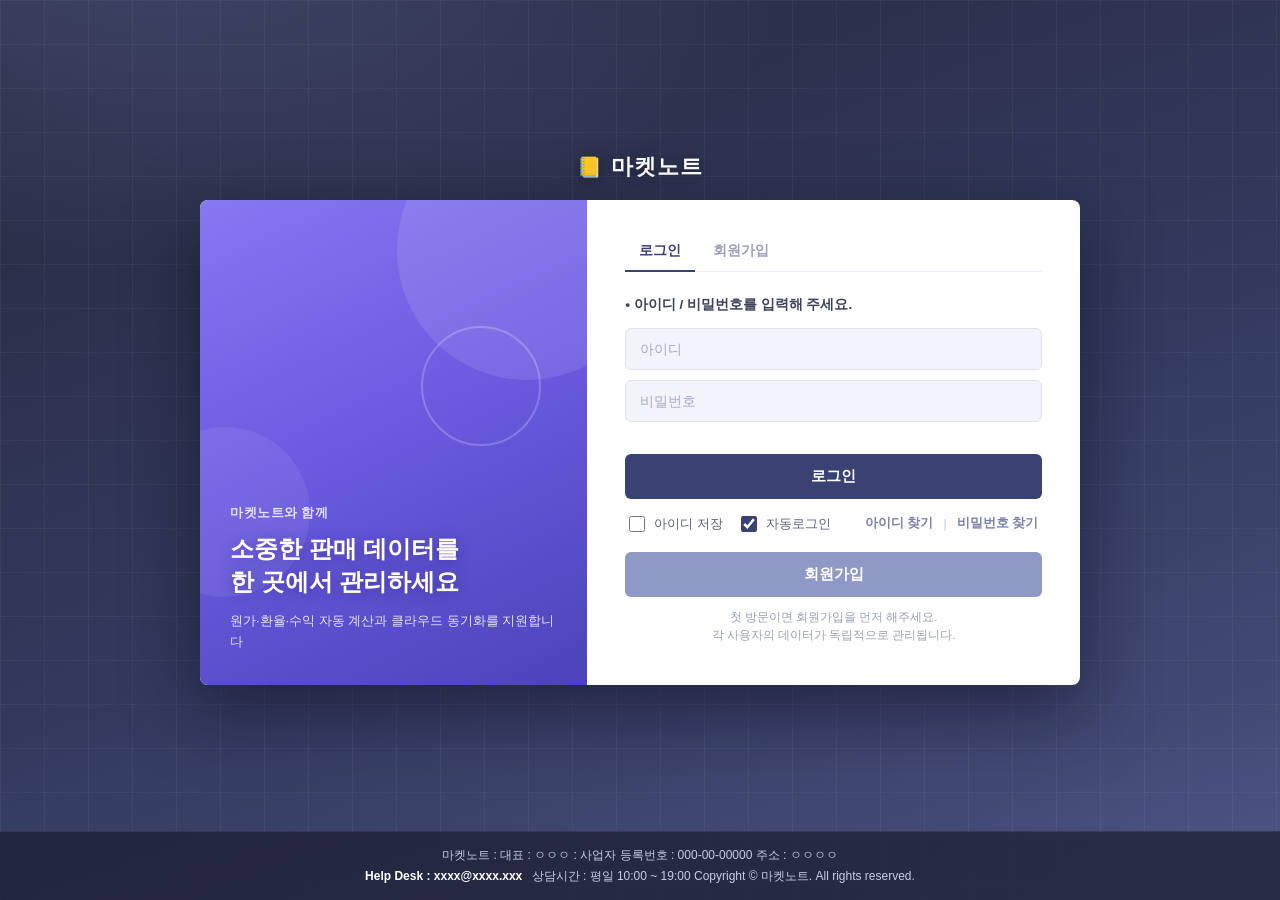
<file: index.html>
<!DOCTYPE html>
<html lang="ko" data-page-node-id="ZQ2ZC2sznBDTqWMZyW7B3B">
<head data-page-node-id="mxQhY9oW5M2GOIPa2a64fN">
<meta charset="UTF-8" data-page-node-id="0v7MUq6cu8WHig6S7IopkI" />
<meta name="viewport" content="width=device-width, initial-scale=1.0" data-page-node-id="wFxr1AGkyZmHjtTdDDCerX" />
<meta http-equiv="Cache-Control" content="no-cache, no-store, must-revalidate" data-page-node-id="K35sEYmCVxrzssW1EXlL3O" />
<meta http-equiv="Pragma" content="no-cache" data-page-node-id="aBznbCrJpTBxaoHFnDPARS" />
<meta http-equiv="Expires" content="0" data-page-node-id="PNsrYHymvL1FYHz4edykXU" />
<title>마켓노트</title>
<link rel="icon" type="image/x-icon" href="favicon.ico?v=40" data-page-node-id="HVSgft44np93BhsjlEuhKN" />
<link rel="icon" type="image/png" sizes="32x32" href="favicon-32.png?v=40" data-page-node-id="X2STdLiyThz84iKu2xQ686" />
<link rel="icon" type="image/png" sizes="16x16" href="favicon-16.png?v=40" data-page-node-id="UD98W6nXIUmDHCYrpfHZq1" />
<link rel="apple-touch-icon" href="apple-touch-icon.png?v=40" data-page-node-id="KNtpu1cUJDw8F4L6KJoWU2" />
<link rel="stylesheet" href="css/base.css?v=48" data-page-node-id="VOoeeX6qVHClaG1wG2rrwB" />
<link rel="stylesheet" href="css/card-features.css?v=42" data-page-node-id="aYxDRztzOf4hUrnRj9F6yv" />
<link rel="stylesheet" href="css/auth.css?v=42" data-page-node-id="F60zfZG0WJIiHyWgzpHn1S" />
</head>
<body class="app-hidden" data-page-node-id="wASRtpXfzaFArHBFrLer7W">

<!-- 인증 오버레이 (로그인/회원가입) -->
<div id="auth-overlay" class="auth-overlay" data-page-node-id="uELeiLLh8MXaTkXsU7C2LA">
  <div class="auth-brand" data-page-node-id="zn7bZaOkLlW8PMajAX7YRn"><span class="auth-brand-icon" data-page-node-id="51LHaB7fLVB7vzEBFawtat">📒</span>마켓노트</div>
  <div class="auth-card" id="auth-card" data-page-node-id="gxMF6V9dUw3M6U2S2saeT7">
    <!-- 좌측 비주얼 패널 (장식용) -->
    <div class="auth-visual" aria-hidden="true" data-page-node-id="E1bxxCbDmavFVw4wpEjjPK">
      <div class="auth-visual-ring" data-page-node-id="ou2CkFvDovDApEeWAif8JI"></div>
      <div class="auth-visual-copy" data-page-node-id="bhCFEZymQ1H9QUeJtFjF7z">
        <p class="auth-visual-kicker" data-page-node-id="pd7D9HO2hI85C8E81molA3">마켓노트와 함께</p>
        <p class="auth-visual-title" data-page-node-id="83adwMwb56FJXMpXcYX55v">소중한 판매 데이터를<br  data-page-node-id="UJqaBTvyE2rA1ZBFPkXYYo"/>한 곳에서 관리하세요</p>
        <p class="auth-visual-sub" data-page-node-id="g6ZUbNSDGYrZzXlpu83Svv">원가·환율·수익 자동 계산과 클라우드 동기화를 지원합니다</p>
      </div>
    </div>
    <!-- 우측 폼 패널 -->
    <div class="auth-panel" data-page-node-id="50f0AzEnZEt8mqcSuTHvjE">
    <div class="auth-tabs" data-page-node-id="GKaOYteUFgSDVYka3MZRH7">
      <button type="button" class="auth-tab active" data-mode="login" data-page-node-id="RwwdNWSkacmPYvDsC8XgSB">로그인</button>
      <button type="button" class="auth-tab" data-mode="register" data-page-node-id="WNDvsFiWEDKQldzUE8hZT2">회원가입</button>
    </div>

    <!-- 회원가입 3단계 스텝퍼 -->
    <div class="auth-stepper hidden" id="auth-stepper" data-page-node-id="HIl0YwB2v03NHJzP1FdfLv">
      <div class="stepper-item" data-step="1" data-page-node-id="sHPEq4aLD30ZR683IVM7jW">
        <div class="stepper-circle" data-page-node-id="XTxDhg63ltoPEXjVDoBkGO">1</div>
        <div class="stepper-label" data-page-node-id="DkvEsKbcwGxwsiApQZSEXE">약관동의</div>
      </div>
      <div class="stepper-arrow" data-page-node-id="AZ1OYLVHCEUVZBP0cinPYp">›</div>
      <div class="stepper-item" data-step="2" data-page-node-id="BH7Uog0kCkoTzlKLATU5Xd">
        <div class="stepper-circle" data-page-node-id="zVlEbLDw9dRCgG5usfQlRo">2</div>
        <div class="stepper-label" data-page-node-id="AKqEZfzm2lzmpRiRNi1PDY">회원정보</div>
      </div>
      <div class="stepper-arrow" data-page-node-id="8EsMe9FMduJh7ctJxztd33">›</div>
      <div class="stepper-item" data-step="3" data-page-node-id="BfZ29DIfT6F5t1NcX8ltGl">
        <div class="stepper-circle" data-page-node-id="QYYRqiuXaifokYKDs6JThH">3</div>
        <div class="stepper-label" data-page-node-id="YxA7KTmNnTgM5IMCkKb3ng">가입완료</div>
      </div>
    </div>

    <form id="auth-form" data-page-node-id="HlK2KW58d6GftA50Wn53E6">
      <!-- ====== Login: 로그인 폼 (로그인 모드 전용) ====== -->
      <div class="auth-step" id="auth-login-step" data-page-node-id="LaGU94vTlxhtIjzkh3Vow0">
        <p class="auth-headline" data-page-node-id="SFbckLiPROmeX06kO5LOt2">• 아이디 / 비밀번호를 입력해 주세요.</p>
        <div class="auth-field" data-page-node-id="O4iEctbll7sSZ65jExcuol">
          <label for="auth-username" data-page-node-id="zXH0U2YQka4y1R1qBw3weY">아이디</label>
          <input type="text" id="auth-username" placeholder="아이디" autocomplete="username" data-page-node-id="DMY2I7rZkE2IwOPjm1ig0e" />
        </div>
        <div class="auth-field" data-page-node-id="DUvS279ysIsj4Dihju5C8I">
          <label for="auth-password" data-page-node-id="4B9lWsJBGSERGVkWV6QQTX">비밀번호</label>
          <input type="password" id="auth-password" placeholder="비밀번호" autocomplete="current-password" data-page-node-id="lNyB1AoIrA7gRZ47pafWJS" />
        </div>
        <p class="auth-error" id="auth-error" data-page-node-id="n67pKSDZjSN2QP44tmNxam"></p>
        <button type="submit" class="btn-auth-submit" id="auth-submit" data-page-node-id="RvoDQaY6mm9a4tbFpMmPEo">로그인</button>
        <div class="auth-options-row" data-page-node-id="AF6wE9LayDzqCoOwxxNhlW">
          <div class="auth-options" id="auth-options" data-page-node-id="oE6xecE8pg0B5OogbFYYWv">
            <label class="auth-checkbox" data-page-node-id="xf64QY2JRxHCyDWutAuffh">
              <input type="checkbox" id="auth-save-pw" data-page-node-id="mdXaqwiO3MkFLGKh9S2apx" />
              <span data-page-node-id="XuyrPv2QFs8SZ1Y1HhaQBR">아이디 저장</span>
            </label>
            <label class="auth-checkbox" data-page-node-id="TgvPmYbkj9gUcBW3EZB5Zo">
              <input type="checkbox" id="auth-auto-login" data-page-node-id="GMW3jgNXtuQ9Qro1QVWpQJ" />
              <span data-page-node-id="TBDgYXKSBc3j4SRnVohkqN">자동로그인</span>
            </label>
          </div>
          <div class="auth-links" id="auth-links" data-page-node-id="11Q9UMmUXLP1LsExMPaDPD">
            <button type="button" class="auth-link" id="link-find-id" data-page-node-id="xdaEeQyMeuqCL9io9k6U6n">아이디 찾기</button>
            <span class="auth-link-sep" data-page-node-id="cCdIxhebFCDUGaf2vga45Z">|</span>
            <button type="button" class="auth-link" id="link-find-pw" data-page-node-id="Q3g8WjMQlMqxHks0bTf0Kh">비밀번호 찾기</button>
          </div>
        </div>
        <button type="button" class="btn-signup" id="auth-goto-register" data-page-node-id="RsGR0wZc4C8tWfHS83U3pB">회원가입</button>
        <p class="auth-hint" data-page-node-id="1cqrtSJvnk1ZA65D4MfATu">첫 방문이면 회원가입을 먼저 해주세요.<br  data-page-node-id="22p1aBmGhHfY23PD6OZN3i"/>각 사용자의 데이터가 독립적으로 관리됩니다.</p>
      </div>

      <!-- ====== Step 1: 약관 동의 (회원가입 모드 전용) ====== -->
      <div class="auth-step hidden" id="auth-step-1" data-page-node-id="GWr6E1BsHLPCIYl7Cctpre">
        <!-- 전체 동의 -->
        <label class="terms-row terms-all" data-page-node-id="xLUCU7cRsrLEg1Uhpj9woN">
          <input type="checkbox" id="terms-agree-all" data-page-node-id="JNfl2hZmmwNifGfXlZ82lJ" />
          <span class="terms-title" data-page-node-id="JzQFz9SaIxKdyQJmpoY9Gy"><strong data-page-node-id="FFGeK1af9zOTwjsOwklQ7v">전체 동의</strong></span>
        </label>
        <p class="terms-hint" data-page-node-id="hBJyTt2AmphXm7trUl2u9Y">이용약관 동의(필수), 개인정보수집 및 이용 동의(필수), 마케팅 정보 수신 이용 동의(선택)</p>

        <div class="terms-divider" data-page-node-id="tTWVzJNSkBXGt7ZEpCQVcg"></div>

        <!-- [필수] 서비스 이용약관 -->
        <div class="terms-block" data-page-node-id="LODxXx6zALJAFdBCrOc40k">
          <label class="terms-row" data-page-node-id="b9I3VYFtVTYstkVi7L7LbB">
            <input type="checkbox" class="terms-cb" id="terms-service" data-required="1" data-page-node-id="vxQiNjkjWcokXR0XO3GSFF" />
            <span class="terms-title" data-page-node-id="p8nvNQpipl6GGOZX2y0XKS">[필수] <strong data-page-node-id="IAoMBdKW4UyR4bXOGBSFZB">서비스 이용약관</strong></span>
          </label>
          <div class="terms-box" id="terms-box-service" data-page-node-id="5utgjiCR1CrVpe2ADmyLuy"></div>
        </div>

        <!-- [필수] 개인정보 수집 및 이용 동의 -->
        <div class="terms-block" data-page-node-id="blTpcDinGdeQuhBgk6zrBW">
          <label class="terms-row" data-page-node-id="a7IBnK40ZzjIh0KCMlJ1GI">
            <input type="checkbox" class="terms-cb" id="terms-privacy" data-required="1" data-page-node-id="3wjeLEMgmcKGRpQs4GlDdz" />
            <span class="terms-title" data-page-node-id="iv31YjPvgYRrJpjqwccT9b">[필수] <strong data-page-node-id="aTe3xkZDO3JEGfrvSME4Bg">개인정보 수집 및 이용 동의</strong></span>
          </label>
          <div class="terms-box" id="terms-box-privacy" data-page-node-id="KdPpAwZOJjH1ql6qF47nOm"></div>
        </div>

        <!-- [선택] 마케팅 정보 수신 이용 동의 -->
        <div class="terms-block" data-page-node-id="orxzoIBdPtSNiVBQstz13X">
          <label class="terms-row" data-page-node-id="O0ORtNSHsmrKqwKQjjKgn3">
            <input type="checkbox" class="terms-cb" id="terms-marketing" data-page-node-id="6905cnq0Oj9r8BGRauoA2k" />
            <span class="terms-title" data-page-node-id="gfNpSdIzevSRn2Yb6VWJu4">[선택] <strong data-page-node-id="11GxaKVFnyooAepgLTzHhR">마케팅 정보 수신 이용 동의</strong></span>
          </label>
          <div class="terms-box" id="terms-box-marketing" data-page-node-id="IJ4RAF6ZJNdCK1FeJelyc8"></div>
        </div>

        <p class="auth-error" id="auth-error" data-page-node-id="evcARIos9715CmUqwCYUQ8"></p>
        <div class="step-actions" data-page-node-id="DssL7ycEJ0VcHQePDiMzEU">
          <button type="button" class="btn btn-cancel" id="auth-cancel-step1" data-page-node-id="tNDJM5IhHilYZ3QDA9M1qh">취소</button>
          <button type="button" class="btn btn-confirm" id="auth-next-step" disabled data-page-node-id="VvEpWJ6rdhBmctVEo76eu8">다음</button>
        </div>
      </div>

      <!-- ====== Step 2: 회원 정보 입력 ====== -->
      <div class="auth-step hidden" id="auth-step-2" data-page-node-id="oqfNgBCdOQVAHsBiMeIP0S">
        <div class="auth-field" id="reg-name-field" data-page-node-id="bdOZY3iewGhUQhrlI8XDRs">
          <label for="reg-name" data-page-node-id="jsyHBI2hUV1A6DdX2uPvE1">이름</label>
          <input type="text" id="reg-name" placeholder="실명 입력" autocomplete="name" maxlength="20" data-page-node-id="ZcXegejQ0Aec2Mbv1g4Efy" />
        </div>
        <div class="auth-field" data-page-node-id="I4iI9CIXRsLr3pbK09TkYZ">
          <label for="reg-username" data-page-node-id="Y5ed1pGxWhHmDuE93G9BPf">아이디</label>
          <input type="text" id="reg-username" placeholder="3~20자 영문/숫자" autocomplete="username" data-page-node-id="RDEQz2gyeBpCz7Wddy6gNL" />
        </div>
        <div class="auth-field" data-page-node-id="lDbpjBJ6SNpdToivIv87pz">
          <label for="reg-password" data-page-node-id="6cuIEFdZZeit8qKwegiA0q">비밀번호</label>
          <input type="password" id="reg-password" placeholder="8자 이상" autocomplete="new-password" data-page-node-id="rZl2d1LKVPJW5reArq6pBu" />
        </div>
        <div class="auth-field" id="reg-confirm-field" data-page-node-id="O63PT6ASPlfGmHFqBVY9BO">
          <label for="reg-password-confirm" data-page-node-id="bq2CCDWrJ74KUk8A6V39Bs">비밀번호 확인</label>
          <input type="password" id="reg-password-confirm" placeholder="비밀번호 재입력" autocomplete="new-password" data-page-node-id="bl3g8js023F1Be84LLlYEM" />
        </div>
        <div class="auth-field" id="reg-email-field" data-page-node-id="gP1tmgw2wDiwgea5ZfD6Zt">
          <label for="reg-email" data-page-node-id="ZRxXuJPr69bpu4DziSkcn2">이메일</label>
          <input type="email" id="reg-email" placeholder="example@email.com" autocomplete="email" data-page-node-id="OEryQj8mEmr88hgSxrOLfQ" />
        </div>
        <p class="auth-error" id="reg-error" data-page-node-id="d3nUHVbnGm7FkKnB8eaEgK"></p>
        <div class="step-actions" data-page-node-id="ZKZuYFqHx36eOLVi1CGxHd">
          <button type="button" class="btn btn-cancel" id="auth-prev-step" data-page-node-id="bhFGtHZ9z0ERnp2Wge1IEY">이전</button>
          <button type="submit" class="btn-auth-submit" id="reg-submit" data-page-node-id="PWe5214pZQfAeDARrcNjJj">회원가입</button>
        </div>
      </div>

      <!-- ====== Step 3: 가입 완료 ====== -->
      <div class="auth-step hidden" id="auth-step-3" data-page-node-id="gNJVOYMjc5ckthA2bIj2eD">
        <div class="register-done" data-page-node-id="TsuoG4iGbIE7qB54ypK1q1">
          <div class="register-done-icon" data-page-node-id="5eP0DakC5xylG3Wk1FZyoc">✅</div>
          <p class="register-done-title" data-page-node-id="RzJWYthqnJFba3Rjqgq9r0">회원가입이 완료되었습니다</p>
          <p class="register-done-meta" id="register-done-username" data-page-node-id="5hi0nqRFr0CrAdBrq4cHW8"></p>
        </div>
        <div class="step-actions" data-page-node-id="cNQxJO9HmtQnzbTSu6uiDz">
          <button type="button" class="btn btn-confirm" id="auth-done" data-page-node-id="KasUAl3O2DmlHaqj0AbTSq">로그인하러 가기</button>
        </div>
      </div>
    </form>
    </div>
  </div>
  <!-- 하단 회사정보 푸터 -->
  <footer class="auth-footer" data-page-node-id="authFooter001">
    <p class="auth-footer-line" data-page-node-id="authFooterL1">마켓노트 : 대표 : ㅇㅇㅇ : 사업자 등록번호 : 000-00-00000 주소 : ㅇㅇㅇㅇ</p>
    <p class="auth-footer-line" data-page-node-id="authFooterL2"><strong data-page-node-id="authFooterHd">Help Desk : xxxx@xxxx.xxx</strong> 상담시간 : 평일 10:00 ~ 19:00 Copyright © 마켓노트. All rights reserved.</p>
  </footer>
</div>

<header class="topbar" data-page-node-id="V4DDAPKO7SJTPGVHKu5ZWP">
  <div class="menu-wrapper" data-page-node-id="2P1zB7gzLDubPdFmk7jBbY">
    <button type="button" id="btn-menu" class="btn-menu" title="메뉴 열기" data-page-node-id="rllPDYMZdxpiyGmToZNEM9">메뉴</button>
    <nav class="dropdown" id="menu-dropdown" aria-label="주 메뉴" data-page-node-id="jocrXWYCmEFPOTk3zRPhcT">
      <!-- 메뉴 항목은 js/menu.js에서 동적 생성 -->
    </nav>
  </div>
  <div class="title" data-page-node-id="FZeo5mFzXa8K8fXFBl5Dpe">마켓노트</div>
    <div class="topbar-tools" id="topbar-tools" data-page-node-id="vJAIIaXZuXp2xw8jC7oT3b">
    <button class="btn btn-toggle-all" id="btn-toggle-all" data-action="collapse" title="모든 카드 상세 정보 숨기기" data-page-node-id="dkeEsZ1ur35zqQfDCm5gZ1">전체 숨기기</button>
    <button
      class="btn btn-rate-bulk"
      id="btn-rate-bulk"
      title="모든 카드의 환율을 한 번에 수정"
      style="background-color:#0d9488 !important; color:#ffffff !important; border:1px solid #064e3b !important; padding:4px 8px !important; margin:0 2px !important; border-radius:6px !important; font-weight:600 !important; font-size:11px !important; display:inline-block !important; visibility:visible !important; opacity:1 !important; cursor:pointer !important; box-shadow:0 1px 3px rgba(13,148,136,0.3) !important;" data-page-node-id="H2IMnR3zulFCpNJSxDS4je"
    >💱 환율 일괄수정</button>
    <button
      class="btn btn-percent-bulk"
      id="btn-percent-bulk"
      title="모든 카드의 퍼센트를 한 번에 수정"
      style="background-color:#6366f1 !important; color:#ffffff !important; border:1px solid #4338ca !important; padding:4px 8px !important; margin:0 2px !important; border-radius:6px !important; font-weight:600 !important; font-size:11px !important; display:inline-block !important; visibility:visible !important; opacity:1 !important; cursor:pointer !important; box-shadow:0 1px 3px rgba(99,102,241,0.3) !important;" data-page-node-id="bS8O0Ga5mR4V9kpjjGAO0B"
    >📊 퍼센트 일괄수정</button>

    <button class="btn btn-cloud-sync" id="btn-cloud-sync" title="동기화" data-page-node-id="BwICuDjnQ4MCrrAg8BGfsL">☁️</button>
  </div>
  <div class="search-box" id="search-box" data-page-node-id="uNAu5iH4n3Bnjct9elNeQL">
    <span class="icon" data-page-node-id="1FPhEINobRUjECKQguZy5d">🔍</span>
    <input type="text" id="search-input" autocomplete="off" placeholder="상품명, 옵션, 코드, 링크, 가격 등 전체" data-page-node-id="PzgBqkmatotMjQrLJ3r1wE" />
    <button class="clear" id="search-clear" title="검색어 지우기" data-page-node-id="yBKhZUVq8sqnMWgBjH6wBK">×</button>
    <span class="count" id="search-count" data-page-node-id="YQFWuaSU1URmurGbJBIL7d"></span>
  </div>
  <div class="actions" data-page-node-id="ZLuwE8pEMxtNQUqmludtY6">
    <div class="all-json-dropdown-wrapper" id="all-json-dropdown-wrapper" data-page-node-id="1QKmIAwxc0UvwGVoj2u2Cu">
      <button id="btn-all-json" class="btn btn-all-json" title="전체 JSON 메뉴" type="button" data-page-node-id="RGzDzVJDTSNWhMvPCHFuTX">전체JSON</button>
      <div class="all-json-dropdown" id="all-json-dropdown" data-page-node-id="dBMtesx9f0GYoj3UVsn3NB">
        <button type="button" id="btn-export-all" title="전체 데이터 내보내기" data-page-node-id="c9dsA1AGX4g9gFB5D8wxwG">전체내보내기</button>
        <button type="button" id="btn-import-all" title="전체 데이터 가져오기" data-page-node-id="19EX7fQaKdB00uQ1n8tHQJ">전체가져오기</button>
      </div>
    </div>
    <div class="json-dropdown-wrapper" id="json-dropdown-wrapper" data-page-node-id="S5peNl7qi3K7GfgeevQy0v">
      <button id="btn-json" class="btn btn-json" title="JSON 메뉴" type="button" data-page-node-id="CSKWFkwcJxJiZHZuTnixn5">JSON</button>
      <div class="json-dropdown" id="json-dropdown" data-page-node-id="bimJEJ3ofseBMeNnSYxlUG">
        <button type="button" id="btn-export" title="데이터 내보내기" data-page-node-id="lAGDhnxWIGICtH8YEBUfYi">내보내기</button>
        <button type="button" id="btn-import" title="데이터 가져오기" data-page-node-id="LtDmBim1HtEp9TB0sn01tZ">가져오기</button>
      </div>
    </div>
    <div class="excel-dropdown-wrapper" id="excel-dropdown-wrapper" data-page-node-id="AEwLJOBVoqJA2hBIriuKgM">
      <button id="btn-excel" class="btn btn-excel" title="Excel 메뉴" type="button" data-page-node-id="usXBRDuf1JqLdl3M30K0qK">Excel</button>
      <div class="excel-dropdown" id="excel-dropdown" data-page-node-id="tCYQOpMk64wyS232wn7KTy">
        <button type="button" id="btn-csv-template" title="엑셀 템플릿 다운로드" data-page-node-id="DzdmheqR90XHGRpRyxyLB0">엑셀 템플릿</button>
        <button type="button" id="btn-csv-import" title="엑셀 파일 가져오기" data-page-node-id="TAcJmojTBXzJRsp24Ocqda">엑셀 가져오기</button>
      </div>
    </div>
    <button id="btn-inbound-data" class="btn btn-inbound" title="체크한 제품의 입고데이터 엑셀 다운로드" type="button" data-page-node-id="RhwsbAnEIGOFU9CRYeMn9W">입고데이터</button>
    <button id="btn-clear" title="전체 삭제" data-page-node-id="cuwGpcOnS9PRtaGO5spe1T">전체삭제</button>
  </div>
  <div class="user-area" id="user-area" data-page-node-id="rjLhDmoFX99v5WCdJzSAkK">
    <a href="admin.html" id="admin-link" class="admin-link" style="display:none;" title="관리자 패널" data-page-node-id="wokPdQPJ4NARuIZgm38mei">🔧 관리</a>
    <button type="button" class="user-badge user-badge-btn" id="user-badge" title="비밀번호 변경" data-page-node-id="5lGuP71d2Fm4H9WmqfC9v2"></button>
    <button class="btn-logout" id="btn-logout" title="로그아웃" data-page-node-id="tOTdqIRnphqtK4HfwaANtW">로그아웃</button>
  </div>
  <input type="file" id="import-input" accept="application/json" style="display:none" data-page-node-id="a13UCy2R2qRkuGZjzpvk9o" />
  <input type="file" id="import-all-input" accept="application/json" style="display:none" data-page-node-id="i6KVSjRrHmutQEWN7aeLiW" />
  <input type="file" id="csv-import-input" accept=".csv,text/csv" style="display:none" data-page-node-id="Xj9l2q4DL6up9M478DQa1Q" />
</header>

<main class="container" data-page-node-id="vcn86vFaut8OF91DrOaAaR">
  <div id="board" class="columns" data-page-node-id="689TTN7ecxOMzj2yKnvBg1"></div>
</main>

<!-- 원산지 자동완성 후보 (카드 헤더 원산지 입력창에서 사용) -->
<datalist id="origin-suggestions" data-page-node-id="ArzDd3Z0U0b20XpD3yeiLk">
  <option value="중국" data-page-node-id="BSrzEVwl6f1RBdskHDTx78"></option>
  <option value="일본" data-page-node-id="D0XPKrb2aX6arJrnV6ls6k"></option>
  <option value="태국" data-page-node-id="iTCflHZyzzJOCD6csEQ2OJ"></option>
  <option value="베트남" data-page-node-id="FT1V5FUC5Aoa8wtGDYToiY"></option>
</datalist>

<!-- 확인 모달 -->
<div class="modal-backdrop" id="modal" data-page-node-id="5ALBSejG2JwMv8Bt7lY8sb">
  <div class="modal" data-page-node-id="WPSso7MJIsmsTt9PFAfFr7">
    <h3 id="modal-title" data-page-node-id="tcNdN3yl7tICt5CYfTbSVY">삭제 확인</h3>
    <p id="modal-text" data-page-node-id="ZIYNy0gSbu43HBzQXF0LB9"></p>
    <div class="modal-actions" data-page-node-id="MQSh8Bmg9jO4E44jm43WQF">
      <button class="btn btn-cancel" id="modal-cancel" data-page-node-id="kmkQUSpENcFLztWWf3M2Zm">취소</button>
      <button class="btn btn-confirm-danger" id="modal-confirm" data-page-node-id="zbZEGqJXYgQxe3AVTTzjji">삭제</button>
    </div>
  </div>
</div>

<!-- 환율 일괄 수정 모달 -->
<div class="modal-backdrop" id="rate-bulk-modal" data-page-node-id="50uRxfEvo4OiYKGYn57ag1">
  <div class="modal modal-rate-bulk" data-page-node-id="aKfCsk1EwvBfXzPMogKBeq">
    <h3 id="rate-bulk-title" data-page-node-id="PL5VghvBraiPzSTZfeVVuV">환율 일괄 수정</h3>
    <p class="modal-desc" data-page-node-id="UCF9d3d7lBla0HUnjl5m1e">모든 카드의 환율을 한 번에 수정할 수 있어요.</p>

    <div class="rate-bulk-section" data-page-node-id="cAwCTEB0jkA62XiuCpiUAY">
      <div class="rate-bulk-mode" data-page-node-id="GlVoh21hTL4ldca1JF6Xnb">
        <label class="rate-bulk-radio" data-page-node-id="muG62EYI7YaMlRPoYkMgya">
          <input type="radio" name="rate-mode" value="absolute" checked data-page-node-id="DGVhY1Xc0tE7o8GJFeCSDR" />
          <span data-page-node-id="xYLWmWzNk4RoO3eav9d7o8">모든 환율을 같은 값으로 설정</span>
        </label>
        <label class="rate-bulk-radio" data-page-node-id="nCYQbq5w1knZRFEG8J5eO6">
          <input type="radio" name="rate-mode" value="multiplier" data-page-node-id="uDgoyoxrVESmqins1pkZXx" />
          <span data-page-node-id="mQeDNAdagdHZIvCQ2YCznj">모든 환율에 같은 비율(배수) 적용</span>
        </label>
      </div>

      <div class="rate-bulk-input-wrap" id="rate-input-absolute" data-page-node-id="IhvpdHCXqYrHOfwX4GyZE9">
        <label data-page-node-id="ngV4ZawBcLDkI3zO0EAM0a">새 환율 값 (₩)</label>
        <input type="number" id="rate-bulk-absolute" placeholder="예: 215" step="any" data-page-node-id="0TomsHF8gL9s0Pmy497Ax4" />
      </div>

      <div class="rate-bulk-input-wrap hidden" id="rate-input-multiplier" data-page-node-id="PoUEVPWGINEfODpJpI9422">
        <label data-page-node-id="EAahlURdfH7hu7QTgGdS1g">곱할 비율 (1.0 = 그대로, 1.05 = 5% 인상)</label>
        <input type="number" id="rate-bulk-multiplier" placeholder="예: 1.05" step="any" data-page-node-id="33rVCmxaVQKU8Khy0C2EtA" />
      </div>

      <div class="rate-bulk-scope" data-page-node-id="G1DI9P9aZnvjFF2pEYtEln">
        <label data-page-node-id="2lTetqMUakJD86pHhuDqsz">적용 범위</label>
        <select id="rate-bulk-scope" data-page-node-id="LsFDYreSfAevQDkBRwcpEZ">
          <option value="all" data-page-node-id="r41cmT7HEnWh6QqGnIlV5S">모든 카드</option>
          <option value="filled" data-page-node-id="ZZ5mFLzJVKcbZ3nJe3QBbp">환율이 입력된 카드만</option>
          <option value="empty" data-page-node-id="ozT9EOeIovwcN5XbT9TArS">환율이 비어있는 카드만</option>
        </select>
      </div>

      <div class="rate-bulk-preview" id="rate-bulk-preview" data-page-node-id="zfDURGEEIKZ28NBBNBplWE">
        <div class="preview-row" data-page-node-id="vWVpGoxf5tRXvKPvgb7oOv"><span data-page-node-id="vUQjs50QwpVF3vJ0vFLA9L">변경 대상</span><strong id="preview-count" data-page-node-id="G7LeDeweeI1hgfUCsrDgdD">0개</strong></div>
        <div class="preview-row" data-page-node-id="sbCgAzF8PDL3xlh9glVARV"><span data-page-node-id="85r7fr6BO8bjgWqZv1YDiy">변경 전 평균</span><strong id="preview-before" data-page-node-id="ATXiCFjksHjEeMwI4WA6l9">-</strong></div>
        <div class="preview-row" data-page-node-id="euxWSupxqV79apQSTWaCMv"><span data-page-node-id="ZGuCjbmfZsQYcECyWgYBGv">변경 후 평균</span><strong id="preview-after" data-page-node-id="k4nBdj2wWodenzvhOkpKBF">-</strong></div>
      </div>
    </div>

    <div class="modal-actions" data-page-node-id="BIIpJvDxzzX1iweHMFfzDa">
      <button class="btn btn-cancel" id="rate-bulk-cancel" data-page-node-id="ESvQ5J2yNIIgSlA11hhOno">취소</button>
      <button class="btn btn-confirm" id="rate-bulk-apply" data-page-node-id="FUcqcJ3JuQxAQztvrOA68k">적용</button>
    </div>
  </div>
</div>

<!-- 퍼센트 일괄 수정 모달 -->
<div class="modal-backdrop" id="percent-bulk-modal" data-page-node-id="Srljz3RQqT24BH8uhkLpD1">
  <div class="modal modal-rate-bulk" data-page-node-id="U6saumQMPtAlX6MHl5aKDm">
    <h3 id="percent-bulk-title" data-page-node-id="UfB87SubRsiVHFTEFDbG9g">퍼센트 일괄 수정</h3>
    <p class="modal-desc" data-page-node-id="jy8kEC0Mj2GXrMbMoFB8fg">모든 카드의 퍼센트를 한 번에 수정할 수 있어요.</p>

    <div class="rate-bulk-section" data-page-node-id="ZCVplbv1iZ8hhxQbTdRC5x">
      <div class="rate-bulk-mode" data-page-node-id="7yA8EhKCAAVouVrMKhLMVy">
        <label class="rate-bulk-radio" data-page-node-id="6A145DqNZCaj849QBAbnXq">
          <input type="radio" name="pct-mode" value="absolute" checked data-page-node-id="eli6e9vtpmoxXKn6WWCtEp" />
          <span data-page-node-id="G5ArM3LjxEKMYavX6yEfjd">모든 퍼센트를 같은 값으로 설정</span>
        </label>
        <label class="rate-bulk-radio" data-page-node-id="f4lM1KdSG2iLnLXTZvcr6Y">
          <input type="radio" name="pct-mode" value="multiplier" data-page-node-id="KCCgHodIOLiOpClxL8CDtL" />
          <span data-page-node-id="fSaOmebJgw8TCJQ551ndE8">모든 퍼센트에 같은 비율(배수) 적용</span>
        </label>
      </div>

      <div class="rate-bulk-input-wrap" id="pct-input-absolute" data-page-node-id="17t7HhKL2IRyJVJFL2oYpi">
        <label data-page-node-id="QGCC2kCL2cmJOa1MzdHSTx">새 퍼센트 값 (예: 0.16)</label>
        <input type="number" id="percent-bulk-absolute" placeholder="예: 0.16" step="any" data-page-node-id="PFY9D8v6CcaNhBMVWjHLR3" />
      </div>

      <div class="rate-bulk-input-wrap hidden" id="pct-input-multiplier" data-page-node-id="vWrv5nMKbz7pGD5x5lTYum">
        <label data-page-node-id="WxEL4hraXwqP5rjbk4q9mY">곱할 비율 (1.0 = 그대로, 1.1 = 10% 인상)</label>
        <input type="number" id="percent-bulk-multiplier" placeholder="예: 1.1" step="any" data-page-node-id="5m5iWDDIPLB3xxWOFAz4ET" />
      </div>

      <div class="rate-bulk-scope" data-page-node-id="ZnjIHMriq96qsE9HWMPAba">
        <label data-page-node-id="jKWBxUQtAsiRGFl0p2nNE6">적용 범위</label>
        <select id="percent-bulk-scope" data-page-node-id="Fzqm931dDcQdTDDzq07Ro9">
          <option value="all" data-page-node-id="WOTaxtEI6E8BbGJUBpGCzm">모든 카드</option>
          <option value="filled" data-page-node-id="iDRrrsHBlNXVokNvzWfxtm">퍼센트가 입력된 카드만</option>
          <option value="empty" data-page-node-id="m6T1bT4B8MHQLfzsmadpxK">퍼센트가 비어있는 카드만</option>
        </select>
      </div>

      <div class="rate-bulk-preview" id="percent-bulk-preview" data-page-node-id="a5vhgQDi2bxftEpsU30KaL">
        <div class="preview-row" data-page-node-id="tDho18CAQhM8FDf8ZsHzBa"><span data-page-node-id="SV7WI0wKz50mQHuutxA4yi">변경 대상</span><strong id="pct-preview-count" data-page-node-id="aM4JnGfkgsXWtDI2S0D0We">0개</strong></div>
        <div class="preview-row" data-page-node-id="MAyyN8FjD0RnFPSViOgsFO"><span data-page-node-id="MxMVzj5xlhkvbPjHMge3T6">변경 전 평균</span><strong id="pct-preview-before" data-page-node-id="XHoesdGl7Q81H3cfvzecw7">-</strong></div>
        <div class="preview-row" data-page-node-id="j64kgeINi31xUShP2eAYlE"><span data-page-node-id="ddF5uq5XvXgKy7Q5J3Odug">변경 후 평균</span><strong id="pct-preview-after" data-page-node-id="rxM3m2pGHC1LefXeTValO1">-</strong></div>
      </div>
    </div>

    <div class="modal-actions" data-page-node-id="d550lFJBYlnd0Ek4C93Z9K">
      <button class="btn btn-cancel" id="percent-bulk-cancel" data-page-node-id="z2XIFycl1tUKh1vgCkGRjb">취소</button>
      <button class="btn btn-confirm" id="percent-bulk-apply" data-page-node-id="dBLpajAO918Hfx6irQV67q">적용</button>
    </div>
  </div>
</div>

<!-- 토스트 -->
<div class="toast" id="toast" data-page-node-id="YzNdCb3Vm88VYJDCfia4HU"></div>

<!-- 아이디 찾기 모달 -->
<div class="modal-backdrop" id="find-id-modal" data-page-node-id="nuM4qjEJB2c6fjEv3BlFxd">
  <div class="modal modal-find" data-page-node-id="lEPCTUIjpy4KitqJxk5Fl4">
    <h3 id="find-id-title" data-page-node-id="CQFwLkvfKrfbGGCelrgzx1">🔍 아이디 찾기</h3>

    <!-- 1단계: 이름 + 이메일 입력 -->
    <div class="find-step" id="find-id-step1" data-page-node-id="7ZIFlkBaD7bHcKwl0DGr76">
      <p class="modal-desc" data-page-node-id="T8PTnbbF2BwQoFR8EXUPBv">가입 시 등록한 이름과 이메일을 입력하시면 인증번호를 보내드려요.</p>
      <div class="auth-field" data-page-node-id="6auhtIGYTMzHmsU8QVU4tx">
        <label for="find-id-name" data-page-node-id="8mzTTfJn2k4dHsHQsHPUNz">이름</label>
        <input type="text" id="find-id-name" placeholder="가입 시 등록한 이름" maxlength="20" data-page-node-id="4PRhARHGRaGSfR4nAiN8zQ" />
      </div>
      <div class="auth-field" data-page-node-id="Gdm2eLOorWGqzsqrh07Sqx">
        <label for="find-id-email" data-page-node-id="Kyj2IweGF8MBK0BxT2rwP9">이메일</label>
        <input type="email" id="find-id-email" placeholder="가입 시 등록한 이메일" data-page-node-id="ERcPnPIUyGdADo5ebj8NFq" />
      </div>
      <p class="auth-error" id="find-id-error" data-page-node-id="b4fhmjxIpbzeUiVNAZ12uA"></p>
      <div class="modal-actions" data-page-node-id="dAQebIVBZgogzoCtf3nI3E">
        <button class="btn btn-cancel" id="find-id-cancel" data-page-node-id="urfEdpidBKzaJ3WEdA6AvI">취소</button>
        <button class="btn btn-confirm" id="find-id-send" data-page-node-id="IxaKRp0X0uwUDGJfvUFJkM">인증번호 발송</button>
      </div>
    </div>

    <!-- 2단계: 인증번호 입력 -->
    <div class="find-step hidden" id="find-id-step2" data-page-node-id="3gMD3R2pO8qHTEdQP80H4V">
      <p class="modal-desc" data-page-node-id="PmTs4A5ar2lu6gEKujX0ez">이메일로 발송된 인증번호 6자리를 입력해주세요.</p>
      <div class="auth-field" data-page-node-id="AxMhLnUIGBY8DDpQ8CBSZ5">
        <label for="find-id-code" data-page-node-id="jlVKHSMfCE4EIuEjmzpUOq">인증번호</label>
        <input type="text" id="find-id-code" placeholder="6자리 숫자" maxlength="6" inputmode="numeric" pattern="[0-9]*" data-page-node-id="NzrcttPLBg8fPgxfVhRqWA" />
      </div>
      <p class="auth-error" id="find-id-error2" data-page-node-id="54iwfRkw3qDziaQaIMPHcj"></p>
      <div class="modal-actions" data-page-node-id="qipsMSPU6QgjWdhf3OT5yA">
        <button class="btn btn-cancel" id="find-id-back" data-page-node-id="OkDtpaPNxy2Mu9blSz3aiR">이전</button>
        <button class="btn btn-confirm" id="find-id-verify" data-page-node-id="37XmDn2eeg2K1Ag8U8adM9">확인</button>
      </div>
    </div>

    <!-- 3단계: 결과 -->
    <div class="find-step hidden" id="find-id-step3" data-page-node-id="3QcpmiSdxszf4QfOPtzXyO">
      <p class="find-result-label" data-page-node-id="Ww6HiA9xb4Fyc66SdBdDfG">회원님의 아이디는</p>
      <p class="find-result-value" id="find-id-result-username" data-page-node-id="XxQG0UpvJXVnl65F2xZhXE"></p>
      <p class="find-result-meta" id="find-id-result-email" data-page-node-id="yY2lbXqvex0QZRObEVLnBq"></p>
      <div class="modal-actions" data-page-node-id="LG9ldoYWdwDaGSRYBChsa2">
        <button class="btn btn-confirm" id="find-id-done" data-page-node-id="teETznRCSyyN28kbPhkqDx">로그인하러 가기</button>
      </div>
    </div>
  </div>
</div>

<!-- 비밀번호 찾기 모달 -->
<div class="modal-backdrop" id="find-pw-modal" data-page-node-id="hwzk05Ty3Rrn1ANv6Xy7If">
  <div class="modal modal-find" data-page-node-id="2C7vyoCJLPGFp2MoGnX9pO">
    <h3 id="find-pw-title" data-page-node-id="DtyDlprx5bmpXlzPQOCkqe">🔐 비밀번호 찾기</h3>

    <!-- 1단계: 이름 + 아이디 + 이메일 -->
    <div class="find-step" id="find-pw-step1" data-page-node-id="9NNSo1orM8mNj2F69gdqyj">
      <p class="modal-desc" data-page-node-id="27mNbNyGEABteXsFC9buTW">가입 시 등록한 이름, 아이디, 이메일을 입력하시면 인증번호를 보내드려요.</p>
      <div class="auth-field" data-page-node-id="aRhLYNgOL9H1rFBX1C0Rxv">
        <label for="find-pw-name" data-page-node-id="tHPOEluxrbHEPut4tFzXOK">이름</label>
        <input type="text" id="find-pw-name" placeholder="가입 시 등록한 이름" maxlength="20" data-page-node-id="YWm1FJt5ThXDyxFN9Ido98" />
      </div>
      <div class="auth-field" data-page-node-id="7JKNlkxwju62U2I0kvgBji">
        <label for="find-pw-username" data-page-node-id="ySSLHeY7ybfGIAfCjKwuZi">아이디</label>
        <input type="text" id="find-pw-username" placeholder="가입 시 등록한 아이디" data-page-node-id="AQlYYuZujXQKido3zii6ax" />
      </div>
      <div class="auth-field" data-page-node-id="YiCAwytVG2JFIenngMcKOB">
        <label for="find-pw-email" data-page-node-id="szJAMWy80POS7qI6QUzdtg">이메일</label>
        <input type="email" id="find-pw-email" placeholder="가입 시 등록한 이메일" data-page-node-id="fwhLFmn6zkKcduyIWxoQTe" />
      </div>
      <p class="auth-error" id="find-pw-error" data-page-node-id="Upw2THmJra3hiZoBHHbPBU"></p>
      <div class="modal-actions" data-page-node-id="yeoQGyCSAs6Wz6x4v1dwSd">
        <button class="btn btn-cancel" id="find-pw-cancel" data-page-node-id="jB8p9SGF8VSKUF8IB6nqzQ">취소</button>
        <button class="btn btn-confirm" id="find-pw-send" data-page-node-id="4GXFPXyPOgL6WfEp5aGxCo">인증번호 발송</button>
      </div>
    </div>

    <!-- 2단계: 인증번호 + 새 비밀번호 -->
    <div class="find-step hidden" id="find-pw-step2" data-page-node-id="nB68OslxgnVuWzdbFEHamE">
      <p class="modal-desc" data-page-node-id="LKPl338nJv61XlOzXGEHLx">이메일로 발송된 인증번호와 새로 사용할 비밀번호를 입력해주세요.</p>
      <div class="auth-field" data-page-node-id="xSPFMshbRkxto96WWiI5Qv">
        <label for="find-pw-code" data-page-node-id="nwL6lPmV2srRZH3JHwyC0P">인증번호</label>
        <input type="text" id="find-pw-code" placeholder="6자리 숫자" maxlength="6" inputmode="numeric" pattern="[0-9]*" data-page-node-id="GHRdSKm3XR2804SqwNTGqr" />
      </div>
      <div class="auth-field" data-page-node-id="M2xaJ9c30y31DOWEqhox3H">
        <label for="find-pw-new" data-page-node-id="WHxDGbg0ErLcndc2q8yn14">새 비밀번호</label>
        <input type="password" id="find-pw-new" placeholder="8자 이상" autocomplete="new-password" data-page-node-id="FMjgmaCd6zsZXP1UTkmlFN" />
      </div>
      <div class="auth-field" data-page-node-id="afqLLbdHfOVx5XFoYQ6mT1">
        <label for="find-pw-new-confirm" data-page-node-id="k34k5HfqFTzsjls2E39CZj">새 비밀번호 확인</label>
        <input type="password" id="find-pw-new-confirm" placeholder="비밀번호 재입력" autocomplete="new-password" data-page-node-id="lijBkJ4GbuLiDZrjPYA4rK" />
      </div>
      <p class="auth-error" id="find-pw-error2" data-page-node-id="jc61um2hkMpH8DeuL45bnW"></p>
      <div class="modal-actions" data-page-node-id="rMNo85ipqc5lko436fEMLZ">
        <button class="btn btn-cancel" id="find-pw-back" data-page-node-id="z4iaYLqv1LKrNWUnfGemzf">이전</button>
        <button class="btn btn-confirm" id="find-pw-verify" data-page-node-id="OJ5QkB5hAvb5lbjlYCDMQa">비밀번호 재설정</button>
      </div>
    </div>

    <!-- 3단계: 완료 -->
    <div class="find-step hidden" id="find-pw-step3" data-page-node-id="X2UYrlTsz9VfkWgn3YgcqO">
      <p class="find-result-icon" data-page-node-id="JNkL7kBabvbmYAkJfwoOk8">✅</p>
      <p class="find-result-label" data-page-node-id="eRGMC90YJyFLC9oxUGESCy">비밀번호가 재설정되었습니다.</p>
      <p class="find-result-meta" data-page-node-id="9alia2RIDOZLNRSpe0N1Df">새 비밀번호로 로그인해주세요.</p>
      <div class="modal-actions" data-page-node-id="be7BnhzHDDoZkDjaPRIIHb">
        <button class="btn btn-confirm" id="find-pw-done" data-page-node-id="WCkosflNX8HXJTyZpRL1zW">로그인하러 가기</button>
      </div>
    </div>
  </div>
</div>

<!-- 비밀번호 변경 모달 (로그인 상태에서 본인 아이디 클릭) -->
<div class="modal-backdrop" id="change-pw-modal" data-page-node-id="3ikmB8bfJ0HPJAz81KRjhx">
  <div class="modal modal-find" data-page-node-id="J2Lti6JjlYb8XOaH9MipSx">
    <h3 data-page-node-id="yuRXqLnt5cXrjnx56HNXxl">🔑 비밀번호 변경</h3>
    <p class="modal-desc" data-page-node-id="LwpjXOFmjea78UuUJiV6mo">현재 비밀번호와 새 비밀번호를 입력해주세요.</p>
    <div class="auth-field" data-page-node-id="YFCDO4ErGHxQt8IQVKLLlS">
      <label for="change-pw-current" data-page-node-id="G8m93tOBFWPZ6Vr4mPrc7q">현재 비밀번호</label>
      <input type="password" id="change-pw-current" placeholder="현재 비밀번호" autocomplete="current-password" data-page-node-id="wLyPINssl3trBbR7CkVW9a" />
    </div>
    <div class="auth-field" data-page-node-id="RHrAdURWDX5mjzti1ih8PL">
      <label for="change-pw-new" data-page-node-id="FdRBnwED8ToEg3ZqtG350U">새 비밀번호</label>
      <input type="password" id="change-pw-new" placeholder="8자 이상" autocomplete="new-password" data-page-node-id="t6eUS4jkURLRWOZEkZffkR" />
    </div>
    <div class="auth-field" data-page-node-id="K1mPwI3EzCgTAbtp7ruP3S">
      <label for="change-pw-confirm" data-page-node-id="Qp5yU8sJ2Zzh94qteZyneB">새 비밀번호 확인</label>
      <input type="password" id="change-pw-confirm" placeholder="비밀번호 재입력" autocomplete="new-password" data-page-node-id="31D12B8CCg8zVgFP3V1lP0" />
    </div>
    <p class="auth-error" id="change-pw-error" data-page-node-id="0t2PvhsCu80TtiASDI51q8"></p>
    <div class="modal-actions" data-page-node-id="T0WHRI7AUu73bCtqkDWljj">
      <button class="btn btn-cancel" id="change-pw-cancel" data-page-node-id="PtSCqAbSqhFFP2fnUX2gdD">취소</button>
      <button class="btn btn-confirm" id="change-pw-submit" data-page-node-id="auVprcphCC5LoFmt6AfqLP">변경하기</button>
    </div>
  </div>
</div>

<!-- 스크립트 (의존성 순서대로 로드) -->
<script src="js/config.js?v=41"></script>
<script src="js/utils.js?v=40"></script>
<script src="js/state.js?v=41"></script>
<script src="js/toast.js?v=40"></script>
<script src="js/modal.js?v=40"></script>
<script src="js/storage.js?v=40"></script>
<script src="js/photo.js?v=40"></script>
<script src="js/search.js?v=41"></script>
<script src="js/xlsx-writer.js?v=43"></script>
<script src="js/actions.js?v=42"></script>
<script src="js/card.js?v=42"></script>
<script src="js/menu.js?v=43"></script>
<script src="js/rate-bulk.js?v=40"></script>
<script src="js/percent-bulk.js?v=40"></script>
<script src="js/auth.js?v=41"></script>
<script src="js/cloud-sync.js?v=40"></script>
<script src="js/account-recovery.js?v=41"></script>
<script src="js/menu-settings.js?v=44"></script>
<script src="js/terms.js?v=40"></script>
<script src="js/app.js?v=40"></script>

</body>
</html>
</file>
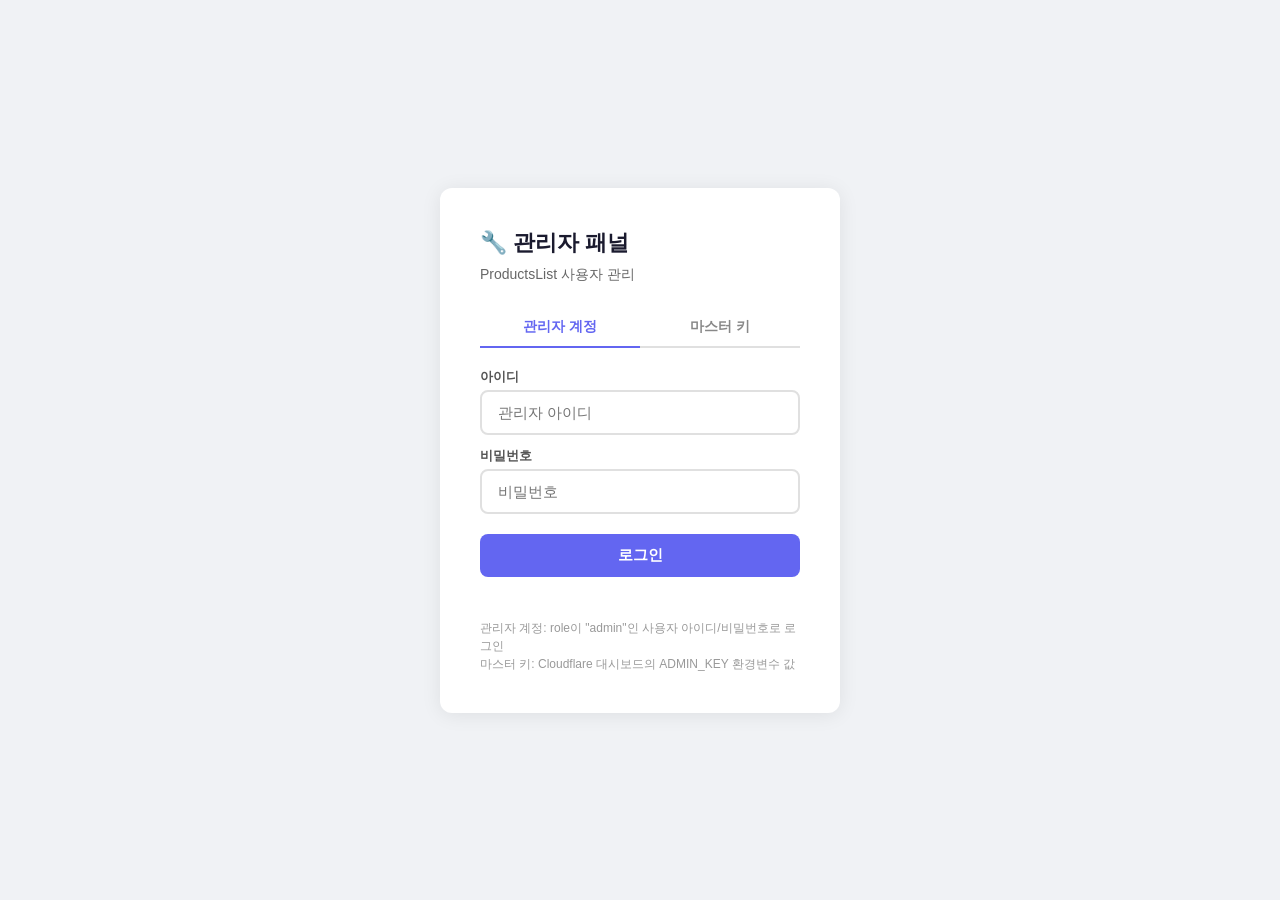
<file: admin.html>
<!DOCTYPE html>
<html lang="ko">
<head>
  <meta charset="UTF-8">
  <meta name="viewport" content="width=device-width, initial-scale=1.0">
  <title>관리자 패널 - ProductsList</title>
  <meta http-equiv="Cache-Control" content="no-cache, no-store, must-revalidate">
  <style>
    * { margin: 0; padding: 0; box-sizing: border-box; }
    body {
      font-family: -apple-system, BlinkMacSystemFont, 'Segoe UI', Roboto, sans-serif;
      background: #f0f2f5;
      color: #1a1a2e;
      min-height: 100vh;
    }

    /* 로그인 화면 */
    .admin-login {
      display: flex;
      align-items: center;
      justify-content: center;
      min-height: 100vh;
    }
    .admin-login-box {
      background: #fff;
      border-radius: 12px;
      padding: 40px;
      box-shadow: 0 2px 20px rgba(0,0,0,0.08);
      width: 400px;
      max-width: 90vw;
    }
    .admin-login-box h1 {
      font-size: 22px;
      margin-bottom: 8px;
      color: #1a1a2e;
    }
    .admin-login-box > p {
      font-size: 14px;
      color: #666;
      margin-bottom: 24px;
    }
    /* 로그인 탭 */
    .login-tabs {
      display: flex;
      gap: 0;
      margin-bottom: 20px;
      border-bottom: 2px solid #e0e0e0;
    }
    .login-tab {
      flex: 1;
      padding: 10px;
      text-align: center;
      font-size: 14px;
      font-weight: 600;
      color: #888;
      cursor: pointer;
      border: none;
      background: none;
      border-bottom: 2px solid transparent;
      margin-bottom: -2px;
      transition: all 0.15s;
    }
    .login-tab.active {
      color: #6366f1;
      border-bottom-color: #6366f1;
    }
    .login-field {
      margin-bottom: 12px;
    }
    .login-field label {
      display: block;
      font-size: 13px;
      font-weight: 600;
      color: #555;
      margin-bottom: 4px;
    }
    .admin-login-box input {
      width: 100%;
      padding: 12px 16px;
      border: 2px solid #e0e0e0;
      border-radius: 8px;
      font-size: 15px;
      transition: border-color 0.2s;
    }
    .admin-login-box input:focus {
      outline: none;
      border-color: #6366f1;
    }
    .admin-login-box button.login-btn {
      width: 100%;
      padding: 12px;
      background: #6366f1;
      color: #fff;
      border: none;
      border-radius: 8px;
      font-size: 15px;
      font-weight: 600;
      cursor: pointer;
      transition: background 0.2s;
      margin-top: 8px;
    }
    .admin-login-box button.login-btn:hover { background: #5558e3; }
    .admin-login-box button.login-btn:disabled { background: #c8cad6; cursor: not-allowed; }
    .login-error {
      color: #e53e3e;
      font-size: 13px;
      margin-top: 8px;
      min-height: 18px;
    }
    .login-hint {
      font-size: 12px;
      color: #999;
      margin-top: 16px;
      line-height: 1.5;
    }
    .hidden { display: none !important; }

    /* 관리자 패널 */
    .admin-panel { display: none; }
    .admin-header {
      background: #fff;
      border-bottom: 1px solid #e0e0e0;
      padding: 16px 24px;
      display: flex;
      align-items: center;
      justify-content: space-between;
    }
    .admin-header h1 {
      font-size: 18px;
      color: #1a1a2e;
    }
    .admin-header .header-right {
      display: flex;
      align-items: center;
      gap: 12px;
    }
    .admin-header .admin-user-badge {
      font-size: 13px;
      color: #666;
      background: #f0f2f5;
      padding: 6px 12px;
      border-radius: 6px;
    }
    .admin-header .logout-btn {
      background: #fee2e2;
      color: #dc2626;
      border: none;
      padding: 8px 16px;
      border-radius: 6px;
      cursor: pointer;
      font-size: 13px;
      font-weight: 600;
    }
    .admin-header .logout-btn:hover { background: #fecaca; }
    .admin-header .back-btn {
      color: #6366f1;
      text-decoration: none;
      font-size: 13px;
      font-weight: 600;
    }

    .admin-content {
      max-width: 1200px;
      margin: 0 auto;
      padding: 24px;
    }

    /* 통계 */
    .stats-row {
      display: flex;
      gap: 16px;
      margin-bottom: 24px;
    }
    .stat-card {
      background: #fff;
      border-radius: 10px;
      padding: 20px 24px;
      flex: 1;
      box-shadow: 0 1px 4px rgba(0,0,0,0.06);
    }
    .stat-card .label {
      font-size: 13px;
      color: #888;
      margin-bottom: 4px;
    }
    .stat-card .value {
      font-size: 28px;
      font-weight: 700;
      color: #1a1a2e;
    }

    /* 사용자 테이블 */
    .user-table-wrapper {
      background: #fff;
      border-radius: 10px;
      box-shadow: 0 1px 4px rgba(0,0,0,0.06);
      overflow: hidden;
    }
    .table-header {
      padding: 16px 20px;
      border-bottom: 1px solid #e0e0e0;
      display: flex;
      align-items: center;
      justify-content: space-between;
    }
    .table-header h2 {
      font-size: 16px;
      color: #1a1a2e;
    }
    .refresh-btn {
      background: #f0f2f5;
      border: none;
      padding: 6px 14px;
      border-radius: 6px;
      cursor: pointer;
      font-size: 13px;
      color: #555;
    }
    .refresh-btn:hover { background: #e0e0e0; }

    table {
      width: 100%;
      border-collapse: collapse;
    }
    th {
      text-align: left;
      padding: 12px 20px;
      font-size: 12px;
      font-weight: 600;
      color: #888;
      text-transform: uppercase;
      letter-spacing: 0.5px;
      border-bottom: 1px solid #e0e0e0;
    }
    td {
      padding: 14px 20px;
      border-bottom: 1px solid #f0f0f0;
      font-size: 14px;
    }
    tr:last-child td { border-bottom: none; }
    tr:hover { background: #f9fafb; }

    .role-badge {
      display: inline-block;
      padding: 3px 10px;
      border-radius: 12px;
      font-size: 12px;
      font-weight: 700;
    }
    .role-admin {
      background: #ede9fe;
      color: #6d28d9;
    }
    .role-user {
      background: #e0e7ff;
      color: #4338ca;
    }

    .user-actions {
      display: flex;
      gap: 8px;
      flex-wrap: wrap;
    }
    .btn {
      border: none;
      padding: 6px 12px;
      border-radius: 6px;
      cursor: pointer;
      font-size: 12px;
      font-weight: 600;
      transition: opacity 0.2s;
    }
    .btn:hover { opacity: 0.85; }
    .btn-view { background: #e0e7ff; color: #4f46e5; }
    .btn-reset { background: #fef3c7; color: #d97706; }
    .btn-role { background: #ede9fe; color: #6d28d9; }
    .btn-delete { background: #fee2e2; color: #dc2626; }

    .empty-state {
      padding: 48px 20px;
      text-align: center;
      color: #999;
      font-size: 14px;
    }
    .loading {
      padding: 48px 20px;
      text-align: center;
      color: #999;
      font-size: 14px;
    }

    /* 모달 */
    .modal-overlay {
      display: none;
      position: fixed;
      inset: 0;
      background: rgba(0,0,0,0.4);
      z-index: 1000;
      align-items: center;
      justify-content: center;
    }
    .modal-overlay.active { display: flex; }
    .modal {
      background: #fff;
      border-radius: 12px;
      padding: 28px;
      width: 440px;
      max-width: 90vw;
      box-shadow: 0 8px 32px rgba(0,0,0,0.15);
    }
    .modal h3 {
      font-size: 17px;
      margin-bottom: 16px;
      color: #1a1a2e;
    }
    .modal p {
      font-size: 14px;
      color: #666;
      margin-bottom: 16px;
      line-height: 1.5;
    }
    .modal input {
      width: 100%;
      padding: 10px 14px;
      border: 2px solid #e0e0e0;
      border-radius: 8px;
      font-size: 14px;
      margin-bottom: 12px;
    }
    .modal input:focus { outline: none; border-color: #6366f1; }
    .modal-actions {
      display: flex;
      gap: 8px;
      justify-content: flex-end;
      margin-top: 20px;
    }
    .modal-btn {
      border: none;
      padding: 10px 20px;
      border-radius: 8px;
      cursor: pointer;
      font-size: 14px;
      font-weight: 600;
    }
    .modal-btn-cancel { background: #f0f2f5; color: #555; }
    .modal-btn-confirm { background: #6366f1; color: #fff; }
    .modal-btn-danger { background: #dc2626; color: #fff; }
    .modal-btn:hover { opacity: 0.85; }

    /* 등급 선택 라디오 */
    .role-options {
      display: flex;
      gap: 12px;
      margin-bottom: 16px;
    }
    .role-option {
      flex: 1;
      padding: 14px;
      border: 2px solid #e0e0e0;
      border-radius: 8px;
      cursor: pointer;
      text-align: center;
      transition: border-color 0.15s;
    }
    .role-option.selected {
      border-color: #6366f1;
      background: #eef2ff;
    }
    .role-option input { display: none; }
    .role-option .role-label {
      font-size: 15px;
      font-weight: 700;
      color: #1a1a2e;
    }
    .role-option .role-desc {
      font-size: 12px;
      color: #888;
      margin-top: 4px;
    }

    /* 데이터 뷰어 */
    .data-viewer {
      max-height: 400px;
      overflow-y: auto;
      background: #f8f9fa;
      border-radius: 8px;
      padding: 16px;
      font-family: 'Courier New', monospace;
      font-size: 12px;
      line-height: 1.6;
      white-space: pre-wrap;
      word-break: break-all;
      color: #333;
    }

    .toast {
      position: fixed;
      bottom: 24px;
      left: 50%;
      transform: translateX(-50%);
      background: #1a1a2e;
      color: #fff;
      padding: 12px 24px;
      border-radius: 8px;
      font-size: 14px;
      z-index: 2000;
      opacity: 0;
      transition: opacity 0.3s;
      pointer-events: none;
    }
    .toast.show { opacity: 1; }
    .toast.error { background: #dc2626; }
    .toast.success { background: #059669; }
  </style>
</head>
<body>

<!-- 로그인 화면 -->
<div class="admin-login" id="admin-login">
  <div class="admin-login-box">
    <h1>🔧 관리자 패널</h1>
    <p>ProductsList 사용자 관리</p>

    <!-- 로그인 탭 -->
    <div class="login-tabs">
      <button class="login-tab active" data-method="account" onclick="switchLoginTab('account')">관리자 계정</button>
      <button class="login-tab" data-method="key" onclick="switchLoginTab('key')">마스터 키</button>
    </div>

    <!-- 관리자 계정 로그인 -->
    <div id="login-account">
      <div class="login-field">
        <label>아이디</label>
        <input type="text" id="admin-username" placeholder="관리자 아이디" autocomplete="username" />
      </div>
      <div class="login-field">
        <label>비밀번호</label>
        <input type="password" id="admin-password" placeholder="비밀번호" autocomplete="current-password" />
      </div>
      <button class="login-btn" id="btn-login-account" onclick="loginWithAccount()">로그인</button>
    </div>

    <!-- 마스터 키 로그인 -->
    <div id="login-key" class="hidden">
      <div class="login-field">
        <label>Admin Key</label>
        <input type="password" id="admin-key-input" placeholder="마스터 키 입력" autocomplete="off" />
      </div>
      <button class="login-btn" id="btn-login-key" onclick="loginWithKey()">로그인</button>
    </div>

    <div class="login-error" id="login-error"></div>
    <div class="login-hint">
      관리자 계정: role이 "admin"인 사용자 아이디/비밀번호로 로그인<br>
      마스터 키: Cloudflare 대시보드의 ADMIN_KEY 환경변수 값
    </div>
  </div>
</div>

<!-- 관리자 패널 -->
<div class="admin-panel" id="admin-panel">
  <div class="admin-header">
    <h1>🔧 관리자 패널 — ProductsList</h1>
    <div class="header-right">
      <span class="admin-user-badge" id="admin-user-badge"></span>
      <a href="index.html" class="back-btn">← 앱으로</a>
      <button class="logout-btn" onclick="adminLogout()">로그아웃</button>
    </div>
  </div>
  <div class="admin-content">
    <!-- 통계 -->
    <div class="stats-row">
      <div class="stat-card">
        <div class="label">전체 사용자</div>
        <div class="value" id="stat-users">—</div>
      </div>
      <div class="stat-card">
        <div class="label">데이터 보유 사용자</div>
        <div class="value" id="stat-data">—</div>
      </div>
      <div class="stat-card">
        <div class="label">관리자</div>
        <div class="value" id="stat-admins">—</div>
      </div>
    </div>

    <!-- 사용자 테이블 -->
    <div class="user-table-wrapper">
      <div class="table-header">
        <h2>사용자 목록</h2>
        <button class="refresh-btn" onclick="loadUsers()">🔄 새로고침</button>
      </div>
      <table>
        <thead>
          <tr>
            <th>아이디</th>
            <th>이름</th>
            <th>이메일</th>
            <th>등급</th>
            <th>가입일</th>
            <th>작업</th>
          </tr>
        </thead>
        <tbody id="user-tbody">
          <tr><td colspan="6" class="loading">불러오는 중...</td></tr>
        </tbody>
      </table>
    </div>
  </div>
</div>

<!-- 모달: 비밀번호 재설정 -->
<div class="modal-overlay" id="modal-reset">
  <div class="modal">
    <h3>비밀번호 재설정</h3>
    <p>사용자: <strong id="reset-username"></strong></p>
    <p>기존 세션은 모두 삭제되며, 해당 사용자는 다시 로그인해야 합니다.</p>
    <input type="password" id="reset-password" placeholder="새 비밀번호 (8자 이상)" autocomplete="off" />
    <div class="modal-actions">
      <button class="modal-btn modal-btn-cancel" onclick="closeModal('modal-reset')">취소</button>
      <button class="modal-btn modal-btn-confirm" onclick="confirmReset()">재설정</button>
    </div>
  </div>
</div>

<!-- 모달: 등급 변경 -->
<div class="modal-overlay" id="modal-role">
  <div class="modal">
    <h3>등급 변경</h3>
    <p>사용자: <strong id="role-username"></strong></p>
    <div class="role-options">
      <label class="role-option" id="role-opt-admin" onclick="selectRole('admin')">
        <input type="radio" name="role-choice" value="admin" />
        <div class="role-label">👑 관리자</div>
        <div class="role-desc">사용자 관리, 데이터 조회/삭제 가능</div>
      </label>
      <label class="role-option" id="role-opt-user" onclick="selectRole('user')">
        <input type="radio" name="role-choice" value="user" />
        <div class="role-label">👤 사용자</div>
        <div class="role-desc">본인 마켓노트만 사용</div>
      </label>
    </div>
    <div class="modal-actions">
      <button class="modal-btn modal-btn-cancel" onclick="closeModal('modal-role')">취소</button>
      <button class="modal-btn modal-btn-confirm" onclick="confirmRoleChange()">변경</button>
    </div>
  </div>
</div>

<!-- 모달: 계정 삭제 -->
<div class="modal-overlay" id="modal-delete">
  <div class="modal">
    <h3>⚠️ 계정 삭제</h3>
    <p>사용자 <strong id="delete-username"></strong>의 모든 데이터를 삭제합니다.</p>
    <p style="color: #dc2626; font-weight: 600;">이 작업은 되돌릴 수 없습니다!</p>
    <p>삭제 항목: 계정 정보, 상품 데이터, 활성 세션</p>
    <div class="modal-actions">
      <button class="modal-btn modal-btn-cancel" onclick="closeModal('modal-delete')">취소</button>
      <button class="modal-btn modal-btn-danger" onclick="confirmDelete()">삭제</button>
    </div>
  </div>
</div>

<!-- 모달: 데이터 조회 -->
<div class="modal-overlay" id="modal-data">
  <div class="modal" style="width: 600px;">
    <h3>📦 데이터 조회: <span id="data-username"></span></h3>
    <div class="data-viewer" id="data-content">불러오는 중...</div>
    <div class="modal-actions">
      <button class="modal-btn modal-btn-danger" onclick="deleteData()">데이터 삭제</button>
      <button class="modal-btn modal-btn-cancel" onclick="closeModal('modal-data')">닫기</button>
    </div>
  </div>
</div>

<!-- 토스트 -->
<div class="toast" id="toast"></div>

<script>
// =====================================================
//  인증 상태
// =====================================================

let authMethod = '';   // 'token' 또는 'key'
let authToken = '';    // Bearer 토큰 (관리자 계정 로그인 시)
let adminKey = '';     // 마스터 키 (X-Admin-Key)
let currentUser = '';
let selectedRole = '';

/** 관리자 API 호출용 헤더 반환 */
function adminHeaders(extra = {}) {
  const h = { ...extra };
  if (authMethod === 'token') {
    h['Authorization'] = `Bearer ${authToken}`;
  } else {
    h['X-Admin-Key'] = adminKey;
  }
  return h;
}

// =====================================================
//  초기화: 메인 앱에서 관리자로 로그인한 경우 자동 입장
// =====================================================

(async function init() {
  // 메인 앱의 토큰 확인
  const token =
    localStorage.getItem('auth_token') ||
    sessionStorage.getItem('auth_token');

  if (token) {
    try {
      const res = await fetch('/api/auth/me', {
        headers: { 'Authorization': `Bearer ${token}` }
      });
      if (res.ok) {
        const data = await res.json();
        if (data.role === 'admin') {
          // 관리자 자동 로그인
          authMethod = 'token';
          authToken = token;
          showPanel(data.username);
          return;
        }
      }
    } catch (e) { /* ignore, fall through to login */ }
  }

  // 세션에 저장된 admin key 확인
  const savedKey = sessionStorage.getItem('admin_key');
  if (savedKey) {
    try {
      const res = await fetch('/api/admin/users', { headers: { 'X-Admin-Key': savedKey } });
      if (res.ok) {
        authMethod = 'key';
        adminKey = savedKey;
        showPanel('마스터 키');
        return;
      }
    } catch (e) { /* ignore */ }
  }
})();

// =====================================================
//  로그인 탭 전환
// =====================================================

function switchLoginTab(method) {
  document.querySelectorAll('.login-tab').forEach(t => t.classList.remove('active'));
  document.querySelector(`.login-tab[data-method="${method}"]`).classList.add('active');

  if (method === 'account') {
    document.getElementById('login-account').classList.remove('hidden');
    document.getElementById('login-key').classList.add('hidden');
  } else {
    document.getElementById('login-account').classList.add('hidden');
    document.getElementById('login-key').classList.remove('hidden');
  }
  document.getElementById('login-error').textContent = '';
}

// =====================================================
//  로그인: 관리자 계정
// =====================================================

async function loginWithAccount() {
  const username = document.getElementById('admin-username').value.trim();
  const password = document.getElementById('admin-password').value;
  const err = document.getElementById('login-error');
  const btn = document.getElementById('btn-login-account');

  if (!username || !password) {
    err.textContent = '아이디와 비밀번호를 입력하세요';
    return;
  }

  btn.disabled = true;
  btn.textContent = '확인 중...';
  err.textContent = '';

  try {
    const res = await fetch('/api/auth/login', {
      method: 'POST',
      headers: { 'Content-Type': 'application/json' },
      body: JSON.stringify({ username, password })
    });
    const data = await res.json();

    if (!res.ok) {
      err.textContent = data.error || '로그인 실패';
      btn.disabled = false;
      btn.textContent = '로그인';
      return;
    }

    if (data.role !== 'admin') {
      err.textContent = '관리자 권한이 필요합니다. 현재 등급: 사용자';
      btn.disabled = false;
      btn.textContent = '로그인';
      return;
    }

    authMethod = 'token';
    authToken = data.token;
    showPanel(data.username);
  } catch (e) {
    err.textContent = '네트워크 오류: ' + e.message;
    btn.disabled = false;
    btn.textContent = '로그인';
  }
}

// =====================================================
//  로그인: 마스터 키
// =====================================================

async function loginWithKey() {
  const key = document.getElementById('admin-key-input').value.trim();
  const err = document.getElementById('login-error');
  const btn = document.getElementById('btn-login-key');

  if (!key) {
    err.textContent = 'Admin Key를 입력하세요';
    return;
  }

  btn.disabled = true;
  btn.textContent = '확인 중...';
  err.textContent = '';

  try {
    const res = await fetch('/api/admin/users', { headers: { 'X-Admin-Key': key } });
    if (res.status === 401) {
      err.textContent = 'Admin Key가 올바르지 않습니다';
      btn.disabled = false;
      btn.textContent = '로그인';
      return;
    }
    if (!res.ok) throw new Error('Server error');

    authMethod = 'key';
    adminKey = key;
    sessionStorage.setItem('admin_key', key);
    showPanel('마스터 키');
  } catch (e) {
    err.textContent = '네트워크 오류: ' + e.message;
    btn.disabled = false;
    btn.textContent = '로그인';
  }
}

// =====================================================
//  로그아웃
// =====================================================

function adminLogout() {
  authMethod = '';
  authToken = '';
  adminKey = '';
  sessionStorage.removeItem('admin_key');
  document.getElementById('admin-panel').style.display = 'none';
  document.getElementById('admin-login').style.display = 'flex';
  document.getElementById('admin-username').value = '';
  document.getElementById('admin-password').value = '';
  document.getElementById('admin-key-input').value = '';
}

// =====================================================
//  패널 표시 + 사용자 목록 로드
// =====================================================

function showPanel(displayName) {
  document.getElementById('admin-login').style.display = 'none';
  document.getElementById('admin-panel').style.display = 'block';
  document.getElementById('admin-user-badge').textContent = displayName || '';
  loadUsers();
}

// =====================================================
//  사용자 목록
// =====================================================

async function loadUsers() {
  const tbody = document.getElementById('user-tbody');
  tbody.innerHTML = '<tr><td colspan="6" class="loading">불러오는 중...</td></tr>';

  try {
    const res = await fetch('/api/admin/users', { headers: adminHeaders() });
    if (!res.ok) throw new Error('Failed');
    const { users } = await res.json();

    document.getElementById('stat-users').textContent = users.length;
    const adminCount = users.filter(u => u.role === 'admin').length;
    document.getElementById('stat-admins').textContent = adminCount;

    if (users.length === 0) {
      tbody.innerHTML = '<tr><td colspan="6" class="empty-state">등록된 사용자가 없습니다</td></tr>';
      document.getElementById('stat-data').textContent = '0';
      return;
    }

    tbody.innerHTML = '';
    let dataCount = 0;

    for (const user of users) {
      // 데이터 존재 여부 확인
      const dataRes = await fetch(`/api/admin/data?username=${user.username}`, {
        headers: adminHeaders()
      });
      const dataInfo = await dataRes.json();
      const hasData = (dataInfo.total || 0) > 0;
      if (hasData) dataCount++;

      const date = user.createdAt ? new Date(user.createdAt).toLocaleString('ko-KR') : '—';
      const roleClass = user.role === 'admin' ? 'role-admin' : 'role-user';
      const roleLabel = user.role === 'admin' ? '👑 관리자' : '👤 사용자';

      const tr = document.createElement('tr');
      tr.innerHTML = `
        <td><strong>${escapeHtml(user.username)}</strong></td>
        <td>${escapeHtml(user.name || '—')}</td>
        <td>${escapeHtml(user.email || '—')}</td>
        <td><span class="role-badge ${roleClass}">${roleLabel}</span></td>
        <td>${date}</td>
        <td>
          <div class="user-actions">
            <button class="btn btn-view" onclick="viewData('${user.username}')">데이터</button>
            <button class="btn btn-role" onclick="changeRole('${user.username}', '${user.role}')">등급</button>
            <button class="btn btn-reset" onclick="resetPassword('${user.username}')">비밀번호</button>
            <button class="btn btn-delete" onclick="deleteAccount('${user.username}')">삭제</button>
          </div>
        </td>
      `;
      tbody.appendChild(tr);
    }

    document.getElementById('stat-data').textContent = dataCount;
  } catch (e) {
    tbody.innerHTML = `<tr><td colspan="6" class="empty-state">오류: ${escapeHtml(e.message)}</td></tr>`;
  }
}

// =====================================================
//  데이터 조회/삭제
// =====================================================

function viewData(username) {
  currentUser = username;
  document.getElementById('data-username').textContent = username;
  document.getElementById('data-content').textContent = '불러오는 중...';
  document.getElementById('modal-data').classList.add('active');

  fetch(`/api/admin/data?username=${username}`, { headers: adminHeaders() })
    .then(r => r.json())
    .then(data => {
      const content = document.getElementById('data-content');
      // 새 응답: { pages: { pageKey: {data, ts} }, ts, total } — 페이지별 데이터 묶음
      if (!data || !data.pages || typeof data.pages !== 'object' || Object.keys(data.pages).length === 0) {
        // 레거시 응답 형식 fallback: { data, ts } (구버전 서버 대비)
        if (data && data.data !== null && data.data !== undefined) {
          try {
            content.textContent = JSON.stringify(data.data, null, 2);
          } catch (e) {
            content.textContent = String(data.data);
          }
        } else {
          content.textContent = '(데이터 없음)';
        }
        return;
      }
      let out = '';
      for (const [pageKey, pageInfo] of Object.entries(data.pages)) {
        out += `===== ${pageKey} (ts: ${pageInfo.ts || 0}${pageInfo.corrupted ? ', 손상됨' : ''}) =====\n`;
        try {
          out += JSON.stringify(pageInfo.data, null, 2) + '\n\n';
        } catch (e) {
          out += String(pageInfo.data) + '\n\n';
        }
      }
      content.textContent = out.trim() || '(데이터 없음)';
    })
    .catch(e => {
      document.getElementById('data-content').textContent = '오류: ' + e.message;
    });
}

async function deleteData() {
  if (!currentUser) return;
  if (!confirm(`${currentUser}의 상품 데이터를 삭제하시겠습니까?`)) return;

  try {
    const res = await fetch(`/api/admin/data?username=${currentUser}`, {
      method: 'DELETE',
      headers: adminHeaders()
    });
    const result = await res.json();
    if (result.ok) {
      showToast('데이터 삭제 완료', 'success');
      closeModal('modal-data');
      loadUsers();
    } else {
      showToast('삭제 실패: ' + (result.error || ''), 'error');
    }
  } catch (e) {
    showToast('오류: ' + e.message, 'error');
  }
}

// =====================================================
//  비밀번호 재설정
// =====================================================

function resetPassword(username) {
  currentUser = username;
  document.getElementById('reset-username').textContent = username;
  document.getElementById('reset-password').value = '';
  document.getElementById('modal-reset').classList.add('active');
}

async function confirmReset() {
  const newPassword = document.getElementById('reset-password').value;
  if (!newPassword || newPassword.length < 8) {
    showToast('비밀번호는 8자 이상 128자 이하로 입력해주세요', 'error');
    return;
  }

  try {
    const res = await fetch('/api/admin/user', {
      method: 'POST',
      headers: adminHeaders({ 'Content-Type': 'application/json' }),
      body: JSON.stringify({ username: currentUser, newPassword })
    });
    const result = await res.json();
    if (result.ok) {
      showToast('비밀번호 재설정 완료', 'success');
      closeModal('modal-reset');
    } else {
      showToast('실패: ' + (result.error || ''), 'error');
    }
  } catch (e) {
    showToast('오류: ' + e.message, 'error');
  }
}

// =====================================================
//  등급 변경
// =====================================================

function changeRole(username, currentRole) {
  currentUser = username;
  selectedRole = currentRole || 'user';
  document.getElementById('role-username').textContent = username;
  document.getElementById('modal-role').classList.add('active');

  // 현재 등급 선택 표시
  selectRole(selectedRole);
}

function selectRole(role) {
  selectedRole = role;
  document.getElementById('role-opt-admin').classList.toggle('selected', role === 'admin');
  document.getElementById('role-opt-user').classList.toggle('selected', role === 'user');
  const radio = document.querySelector(`input[name="role-choice"][value="${role}"]`);
  if (radio) radio.checked = true;
}

async function confirmRoleChange() {
  try {
    const res = await fetch('/api/admin/role', {
      method: 'POST',
      headers: adminHeaders({ 'Content-Type': 'application/json' }),
      body: JSON.stringify({ username: currentUser, role: selectedRole })
    });
    const result = await res.json();
    if (result.ok) {
      showToast(`${currentUser}의 등급이 ${selectedRole === 'admin' ? '관리자' : '사용자'}로 변경되었습니다`, 'success');
      closeModal('modal-role');
      loadUsers();
    } else {
      showToast('실패: ' + (result.error || ''), 'error');
    }
  } catch (e) {
    showToast('오류: ' + e.message, 'error');
  }
}

// =====================================================
//  계정 삭제
// =====================================================

function deleteAccount(username) {
  currentUser = username;
  document.getElementById('delete-username').textContent = username;
  document.getElementById('modal-delete').classList.add('active');
}

async function confirmDelete() {
  try {
    const res = await fetch(`/api/admin/user?username=${currentUser}`, {
      method: 'DELETE',
      headers: adminHeaders()
    });
    const result = await res.json();
    if (result.ok) {
      showToast('계정 삭제 완료', 'success');
      closeModal('modal-delete');
      loadUsers();
    } else {
      showToast('삭제 실패: ' + (result.error || ''), 'error');
    }
  } catch (e) {
    showToast('오류: ' + e.message, 'error');
  }
}

// =====================================================
//  유틸
// =====================================================

function closeModal(id) {
  document.getElementById(id).classList.remove('active');
}

function showToast(msg, type) {
  const toast = document.getElementById('toast');
  toast.textContent = msg;
  toast.className = 'toast show ' + (type || '');
  setTimeout(() => { toast.className = 'toast'; }, 3000);
}

function escapeHtml(s) {
  const div = document.createElement('div');
  div.textContent = s;
  return div.innerHTML;
}

// 엔터키로 로그인
document.getElementById('admin-username').addEventListener('keypress', (e) => {
  if (e.key === 'Enter') document.getElementById('admin-password').focus();
});
document.getElementById('admin-password').addEventListener('keypress', (e) => {
  if (e.key === 'Enter') loginWithAccount();
});
document.getElementById('admin-key-input').addEventListener('keypress', (e) => {
  if (e.key === 'Enter') loginWithKey();
});
</script>

</body>
</html>
</file>
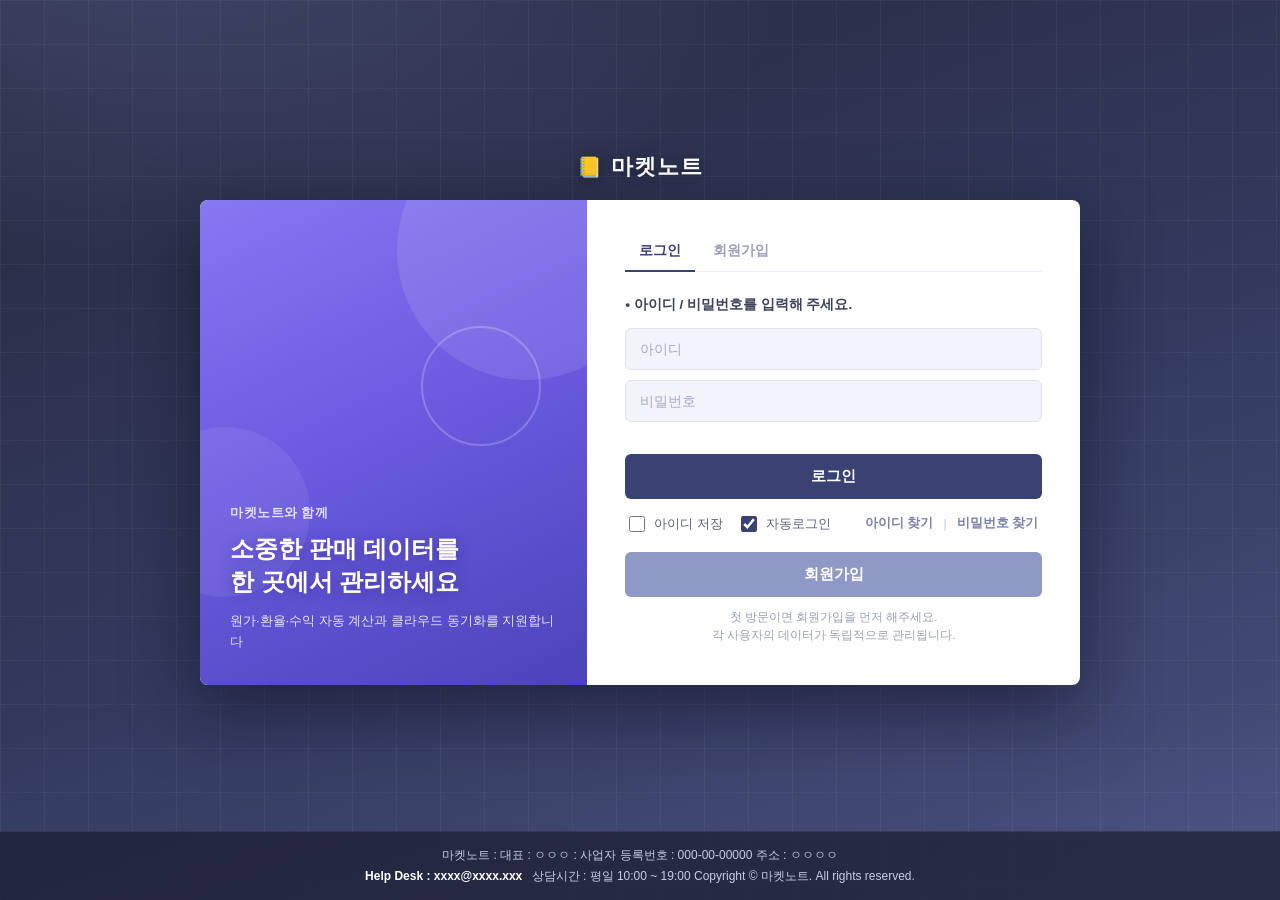
<file: always.html>
<!DOCTYPE html>
<html lang="ko">
<head>
<meta charset="UTF-8" />
<meta name="viewport" content="width=device-width, initial-scale=1.0" />
<title>올웨이즈</title>
<link rel="icon" type="image/x-icon" href="favicon.ico?v=40" />
<link rel="icon" type="image/png" sizes="32x32" href="favicon-32.png?v=40" />
<link rel="icon" type="image/png" sizes="16x16" href="favicon-16.png?v=40" />
<link rel="apple-touch-icon" href="apple-touch-icon.png?v=40" />
<link rel="stylesheet" href="css/base.css?v=47" />
<link rel="stylesheet" href="css/card-features.css?v=43" />
</head>
<body>

<header class="topbar">
  <div class="menu-wrapper">
    <button type="button" id="btn-menu" class="btn-menu" title="메뉴 열기">메뉴</button>
    <nav class="dropdown" id="menu-dropdown" aria-label="주 메뉴">
      <!-- 메뉴 항목은 js/menu.js에서 동적 생성 -->
    </nav>
  </div>
  <div class="title">올웨이즈</div>
  <div class="topbar-tools">
    <button class="btn btn-toggle-all" id="btn-toggle-all" data-action="collapse" title="모든 카드 상세 정보 숨기기">전체 숨기기</button>
    <button class="btn btn-cloud-sync" id="btn-cloud-sync" title="동기화">☁️</button>
  </div>
  <div class="search-bar" id="search-bar">
    <span class="icon">🔍</span>
    <input type="text" id="search-input" autocomplete="off" />
    <button class="clear" id="search-clear" title="검색어 지우기">×</button>
    <span class="count" id="search-count"></span>
  </div>
  <div class="bulk-fee-bar">
    <label>판매수수료 전체입력</label>
    <input type="number" id="bulk-fee-input" step="any" placeholder="0.1" />
    <button id="btn-bulk-fee">적용</button>
    <button id="btn-bulk-cost" class="btn-bulk-cost" title="창고택배비 · 마켓택배비 전체입력">비용 전체입력</button>
  </div>
  <div class="actions">
    <button id="btn-export" title="데이터 내보내기">내보내기</button>
    <button id="btn-import" title="데이터 가져오기">가져오기</button>
    <button id="btn-clear" title="전체 삭제">전체삭제</button>
  </div>
  <input type="file" id="import-input" accept="application/json" style="display:none" />
</header>

<main class="container">
  <div id="board" class="columns"></div>
</main>

<!-- 확인 모달 -->
<div class="modal-backdrop" id="modal">
  <div class="modal">
    <h3 id="modal-title">삭제 확인</h3>
    <p id="modal-text"></p>
    <div class="modal-actions">
      <button class="btn btn-cancel" id="modal-cancel">취소</button>
      <button class="btn btn-confirm-danger" id="modal-confirm">삭제</button>
    </div>
  </div>
</div>

<!-- 토스트 -->
<div class="toast" id="toast"></div>

<!-- 스크립트 (의존성 순서대로 로드) -->
<script src="js/config.js?v=40"></script>
<script src="js/always-config.js?v=40"></script>
<script src="js/utils.js?v=40"></script>
<script src="js/shared-storage.js?v=40"></script>
<script src="js/shared-search.js?v=40"></script>
<script src="js/always-state.js?v=40"></script>
<script src="js/toast.js"></script>
<script src="js/modal.js"></script>
<script src="js/always-storage.js?v=40"></script>
<script src="js/always-search.js?v=40"></script>
<script src="js/shared-card.js?v=42"></script>
<script src="js/always-actions.js?v=41"></script>
<script src="js/always-card.js?v=40"></script>
<script src="js/menu.js?v=43"></script>
<script src="js/auth.js?v=40"></script>
<script src="js/cloud-sync.js?v=40"></script>
<script src="js/always-app.js?v=40"></script>

</body>
</html>
</file>
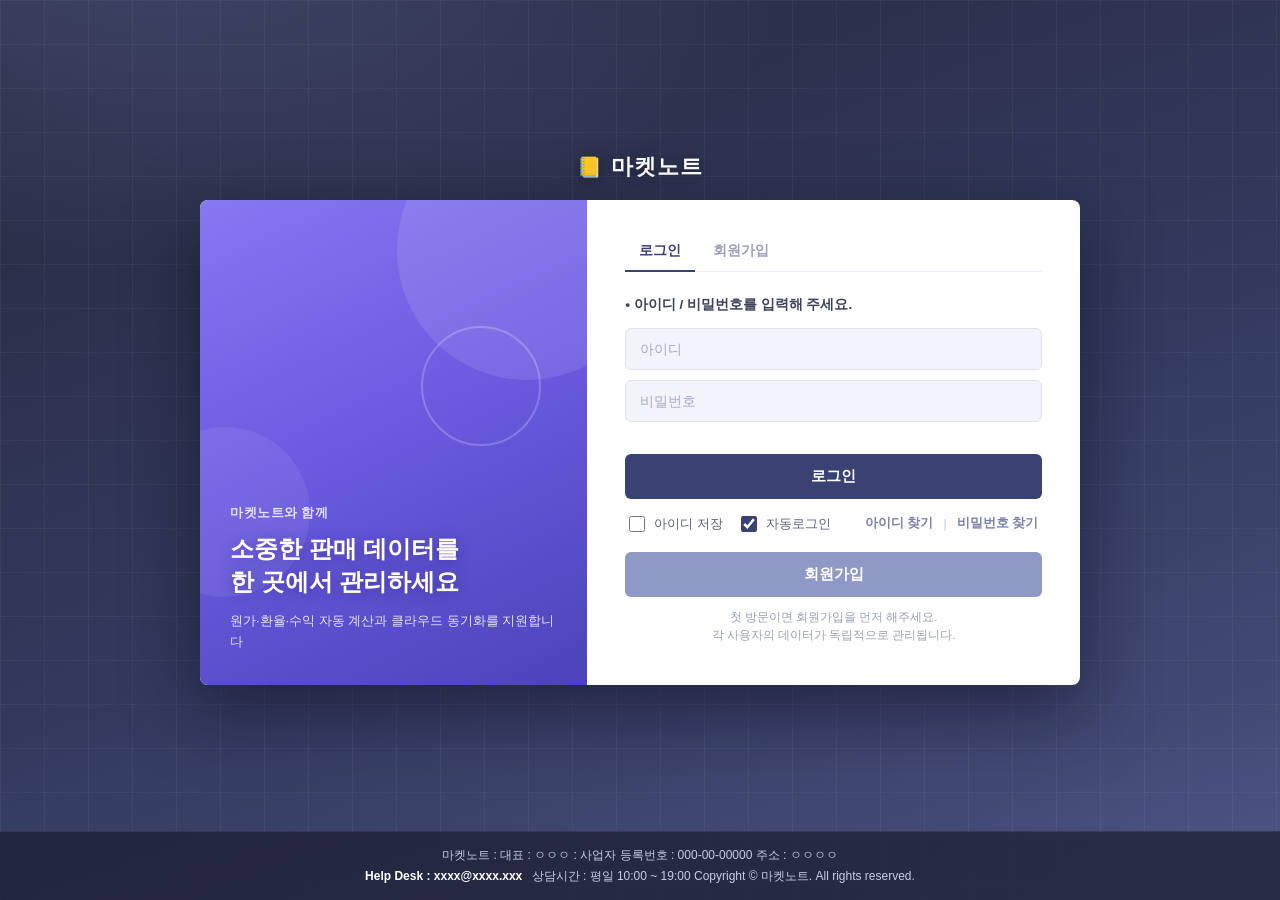
<file: coupang.html>
<!DOCTYPE html>
<html lang="ko">
<head>
<meta charset="UTF-8" />
<meta name="viewport" content="width=device-width, initial-scale=1.0" />
<title>쿠팡</title>
<link rel="icon" type="image/x-icon" href="favicon.ico?v=40" />
<link rel="icon" type="image/png" sizes="32x32" href="favicon-32.png?v=40" />
<link rel="icon" type="image/png" sizes="16x16" href="favicon-16.png?v=40" />
<link rel="apple-touch-icon" href="apple-touch-icon.png?v=40" />
<link rel="stylesheet" href="css/base.css?v=47" />
<link rel="stylesheet" href="css/card-features.css?v=43" />
</head>
<body>

<header class="topbar">
  <div class="menu-wrapper">
    <button type="button" id="btn-menu" class="btn-menu" title="메뉴 열기">메뉴</button>
    <nav class="dropdown" id="menu-dropdown" aria-label="주 메뉴">
      <!-- 메뉴 항목은 js/menu.js에서 동적 생성 -->
    </nav>
  </div>
  <div class="title">쿠팡</div>
  <div class="topbar-tools">
    <button class="btn btn-toggle-all" id="btn-toggle-all" data-action="collapse" title="모든 카드 상세 정보 숨기기">전체 숨기기</button>
    <button class="btn btn-cloud-sync" id="btn-cloud-sync" title="동기화">☁️</button>
  </div>
  <div class="search-bar" id="search-bar">
    <span class="icon">🔍</span>
    <input type="text" id="search-input" autocomplete="off" />
    <button class="clear" id="search-clear" title="검색어 지우기">×</button>
    <span class="count" id="search-count"></span>
  </div>
  <div class="bulk-fee-bar">
    <label>판매수수료 전체입력</label>
    <input type="number" id="bulk-fee-input" step="any" placeholder="0.1" />
    <button id="btn-bulk-fee">적용</button>
    <button id="btn-bulk-cost" class="btn-bulk-cost" title="창고택배비 · 마켓택배비 전체입력">비용 전체입력</button>
  </div>
  <div class="actions">
    <button id="btn-export" title="데이터 내보내기">내보내기</button>
    <button id="btn-import" title="데이터 가져오기">가져오기</button>
    <button id="btn-clear" title="전체 삭제">전체삭제</button>
  </div>
  <input type="file" id="import-input" accept="application/json" style="display:none" />
</header>

<main class="container">
  <div id="board" class="columns"></div>
</main>

<!-- 확인 모달 -->
<div class="modal-backdrop" id="modal">
  <div class="modal">
    <h3 id="modal-title">삭제 확인</h3>
    <p id="modal-text"></p>
    <div class="modal-actions">
      <button class="btn btn-cancel" id="modal-cancel">취소</button>
      <button class="btn btn-confirm-danger" id="modal-confirm">삭제</button>
    </div>
  </div>
</div>

<!-- 토스트 -->
<div class="toast" id="toast"></div>

<!-- 스크립트 (의존성 순서대로 로드) -->
<script src="js/config.js?v=40"></script>
<script src="js/coupang-config.js?v=40"></script>
<script src="js/utils.js?v=40"></script>
<script src="js/shared-storage.js?v=40"></script>
<script src="js/shared-search.js?v=40"></script>
<script src="js/coupang-state.js?v=40"></script>
<script src="js/toast.js"></script>
<script src="js/modal.js"></script>
<script src="js/coupang-storage.js?v=40"></script>
<script src="js/coupang-search.js?v=40"></script>
<script src="js/shared-card.js?v=42"></script>
<script src="js/coupang-actions.js?v=41"></script>
<script src="js/coupang-card.js?v=40"></script>
<script src="js/menu.js?v=43"></script>
<script src="js/auth.js?v=40"></script>
<script src="js/cloud-sync.js?v=40"></script>
<script src="js/coupang-app.js?v=40"></script>

</body>
</html>
</file>
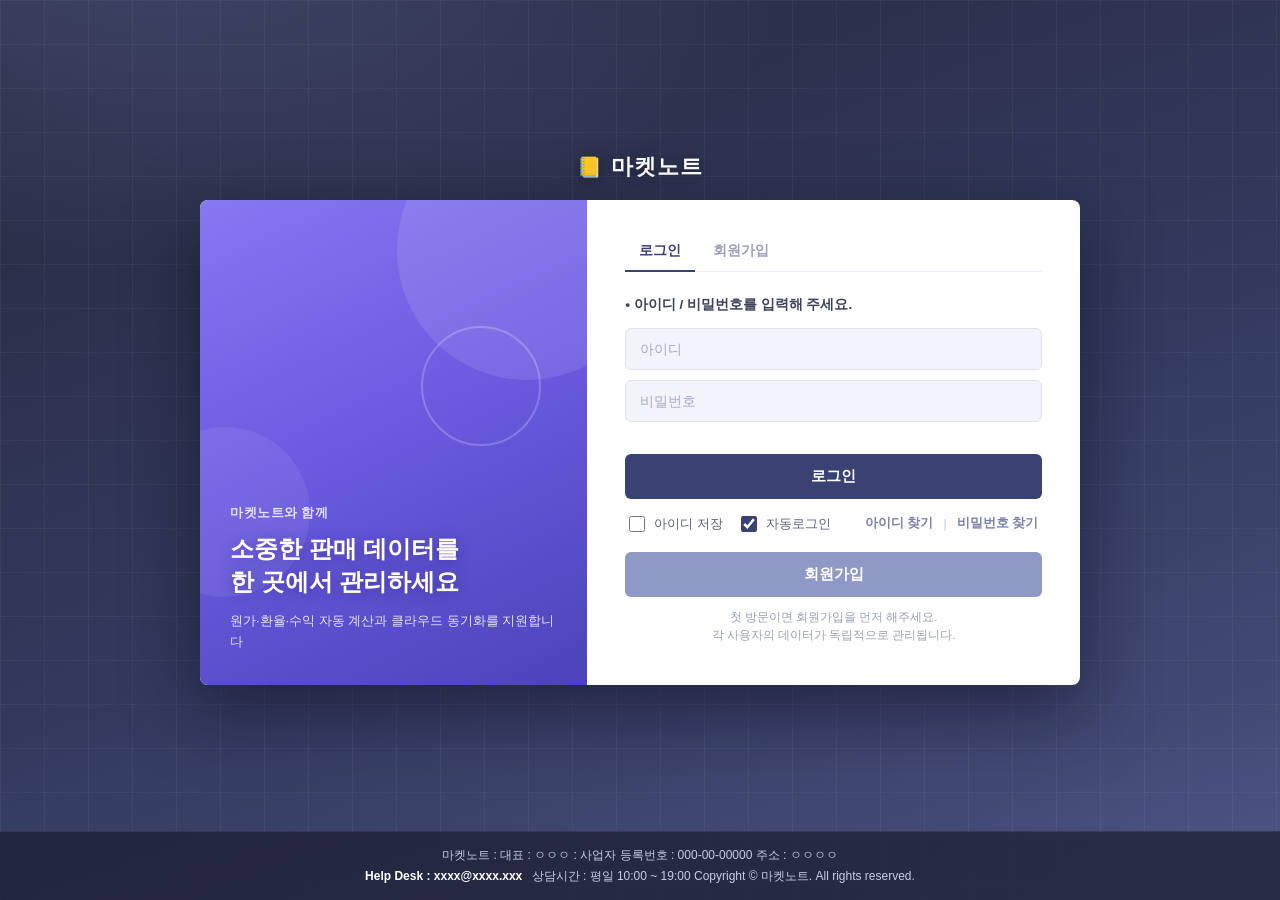
<file: domagguk.html>
<!DOCTYPE html>
<html lang="ko">
<head>
<meta charset="UTF-8" />
<meta name="viewport" content="width=device-width, initial-scale=1.0" />
<title>도매꾹</title>
<link rel="icon" type="image/x-icon" href="favicon.ico?v=40" />
<link rel="icon" type="image/png" sizes="32x32" href="favicon-32.png?v=40" />
<link rel="icon" type="image/png" sizes="16x16" href="favicon-16.png?v=40" />
<link rel="apple-touch-icon" href="apple-touch-icon.png?v=40" />
<link rel="stylesheet" href="css/base.css?v=47" />
<link rel="stylesheet" href="css/card-features.css?v=43" />
</head>
<body>

<header class="topbar">
  <div class="menu-wrapper">
    <button type="button" id="btn-menu" class="btn-menu" title="메뉴 열기">메뉴</button>
    <nav class="dropdown" id="menu-dropdown" aria-label="주 메뉴">
      <!-- 메뉴 항목은 js/menu.js에서 동적 생성 -->
    </nav>
  </div>
  <div class="title">도매꾹</div>
  <div class="topbar-tools">
    <button class="btn btn-toggle-all" id="btn-toggle-all" data-action="collapse" title="모든 카드 상세 정보 숨기기">전체 숨기기</button>
    <button class="btn btn-cloud-sync" id="btn-cloud-sync" title="동기화">☁️</button>
  </div>
  <div class="search-bar" id="search-bar">
    <span class="icon">🔍</span>
    <input type="text" id="search-input" autocomplete="off" />
    <button class="clear" id="search-clear" title="검색어 지우기">×</button>
    <span class="count" id="search-count"></span>
  </div>
  <div class="bulk-fee-bar">
    <label>판매수수료 전체입력</label>
    <input type="number" id="bulk-fee-input" step="any" placeholder="0.1" />
    <button id="btn-bulk-fee">적용</button>
    <button id="btn-bulk-cost" class="btn-bulk-cost" title="창고택배비 · 마켓택배비 전체입력">비용 전체입력</button>
  </div>
  <div class="actions">
    <button id="btn-export" title="데이터 내보내기">내보내기</button>
    <button id="btn-import" title="데이터 가져오기">가져오기</button>
    <button id="btn-clear" title="전체 삭제">전체삭제</button>
  </div>
  <input type="file" id="import-input" accept="application/json" style="display:none" />
</header>

<main class="container">
  <div id="board" class="columns"></div>
</main>

<!-- 확인 모달 -->
<div class="modal-backdrop" id="modal">
  <div class="modal">
    <h3 id="modal-title">삭제 확인</h3>
    <p id="modal-text"></p>
    <div class="modal-actions">
      <button class="btn btn-cancel" id="modal-cancel">취소</button>
      <button class="btn btn-confirm-danger" id="modal-confirm">삭제</button>
    </div>
  </div>
</div>

<!-- 토스트 -->
<div class="toast" id="toast"></div>

<!-- 스크립트 (의존성 순서대로 로드) -->
<script src="js/config.js?v=40"></script>
<script src="js/domagguk-config.js?v=40"></script>
<script src="js/utils.js?v=40"></script>
<script src="js/shared-storage.js?v=40"></script>
<script src="js/shared-search.js?v=40"></script>
<script src="js/domagguk-state.js?v=40"></script>
<script src="js/toast.js"></script>
<script src="js/modal.js"></script>
<script src="js/domagguk-storage.js?v=40"></script>
<script src="js/domagguk-search.js?v=40"></script>
<script src="js/shared-card.js?v=42"></script>
<script src="js/domagguk-actions.js?v=41"></script>
<script src="js/domagguk-card.js?v=40"></script>
<script src="js/menu.js?v=43"></script>
<script src="js/auth.js?v=40"></script>
<script src="js/cloud-sync.js?v=40"></script>
<script src="js/domagguk-app.js?v=40"></script>

</body>
</html>
</file>
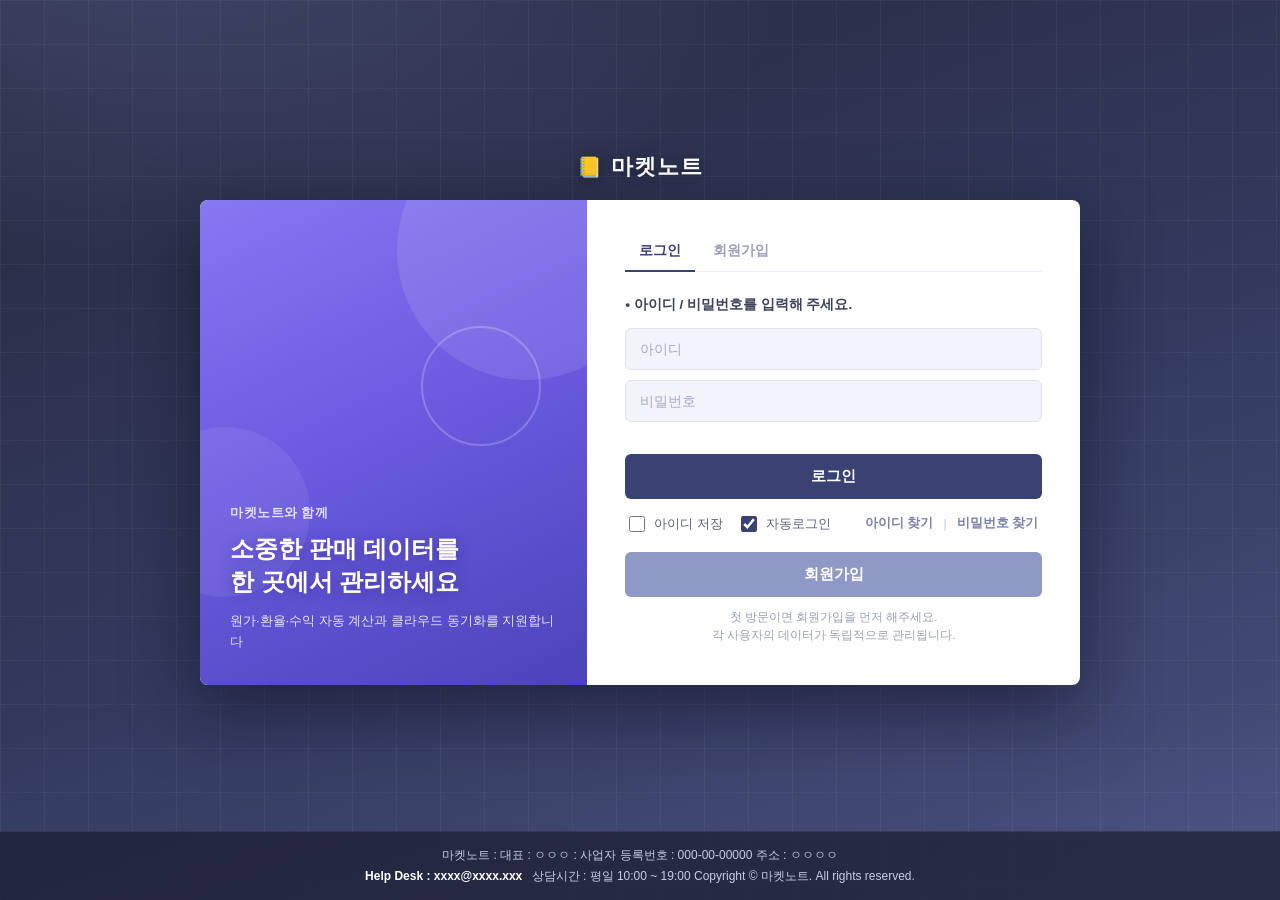
<file: elevenst.html>
<!DOCTYPE html>
<html lang="ko">
<head>
<meta charset="UTF-8" />
<meta name="viewport" content="width=device-width, initial-scale=1.0" />
<title>11번가</title>
<link rel="icon" type="image/x-icon" href="favicon.ico?v=40" />
<link rel="icon" type="image/png" sizes="32x32" href="favicon-32.png?v=40" />
<link rel="icon" type="image/png" sizes="16x16" href="favicon-16.png?v=40" />
<link rel="apple-touch-icon" href="apple-touch-icon.png?v=40" />
<link rel="stylesheet" href="css/base.css?v=47" />
<link rel="stylesheet" href="css/card-features.css?v=43" />
</head>
<body>

<header class="topbar">
  <div class="menu-wrapper">
    <button type="button" id="btn-menu" class="btn-menu" title="메뉴 열기">메뉴</button>
    <nav class="dropdown" id="menu-dropdown" aria-label="주 메뉴">
      <!-- 메뉴 항목은 js/menu.js에서 동적 생성 -->
    </nav>
  </div>
  <div class="title">11번가</div>
  <div class="topbar-tools">
    <button class="btn btn-toggle-all" id="btn-toggle-all" data-action="collapse" title="모든 카드 상세 정보 숨기기">전체 숨기기</button>
    <button class="btn btn-cloud-sync" id="btn-cloud-sync" title="동기화">☁️</button>
  </div>
  <div class="search-bar" id="search-bar">
    <span class="icon">🔍</span>
    <input type="text" id="search-input" autocomplete="off" />
    <button class="clear" id="search-clear" title="검색어 지우기">×</button>
    <span class="count" id="search-count"></span>
  </div>
  <div class="bulk-fee-bar">
    <label>판매수수료 전체입력</label>
    <input type="number" id="bulk-fee-input" step="any" placeholder="0.1" />
    <button id="btn-bulk-fee">적용</button>
    <button id="btn-bulk-cost" class="btn-bulk-cost" title="창고택배비 · 마켓택배비 전체입력">비용 전체입력</button>
  </div>
  <div class="actions">
    <button id="btn-export" title="데이터 내보내기">내보내기</button>
    <button id="btn-import" title="데이터 가져오기">가져오기</button>
    <button id="btn-clear" title="전체 삭제">전체삭제</button>
  </div>
  <input type="file" id="import-input" accept="application/json" style="display:none" />
</header>

<main class="container">
  <div id="board" class="columns"></div>
</main>

<!-- 확인 모달 -->
<div class="modal-backdrop" id="modal">
  <div class="modal">
    <h3 id="modal-title">삭제 확인</h3>
    <p id="modal-text"></p>
    <div class="modal-actions">
      <button class="btn btn-cancel" id="modal-cancel">취소</button>
      <button class="btn btn-confirm-danger" id="modal-confirm">삭제</button>
    </div>
  </div>
</div>

<!-- 토스트 -->
<div class="toast" id="toast"></div>

<!-- 스크립트 (의존성 순서대로 로드) -->
<script src="js/config.js?v=40"></script>
<script src="js/elevenst-config.js?v=40"></script>
<script src="js/utils.js?v=40"></script>
<script src="js/shared-storage.js?v=40"></script>
<script src="js/shared-search.js?v=40"></script>
<script src="js/elevenst-state.js?v=40"></script>
<script src="js/toast.js"></script>
<script src="js/modal.js"></script>
<script src="js/elevenst-storage.js?v=40"></script>
<script src="js/elevenst-search.js?v=40"></script>
<script src="js/shared-card.js?v=42"></script>
<script src="js/elevenst-actions.js?v=41"></script>
<script src="js/elevenst-card.js?v=40"></script>
<script src="js/menu.js?v=43"></script>
<script src="js/auth.js?v=40"></script>
<script src="js/cloud-sync.js?v=40"></script>
<script src="js/elevenst-app.js?v=40"></script>

</body>
</html>
</file>
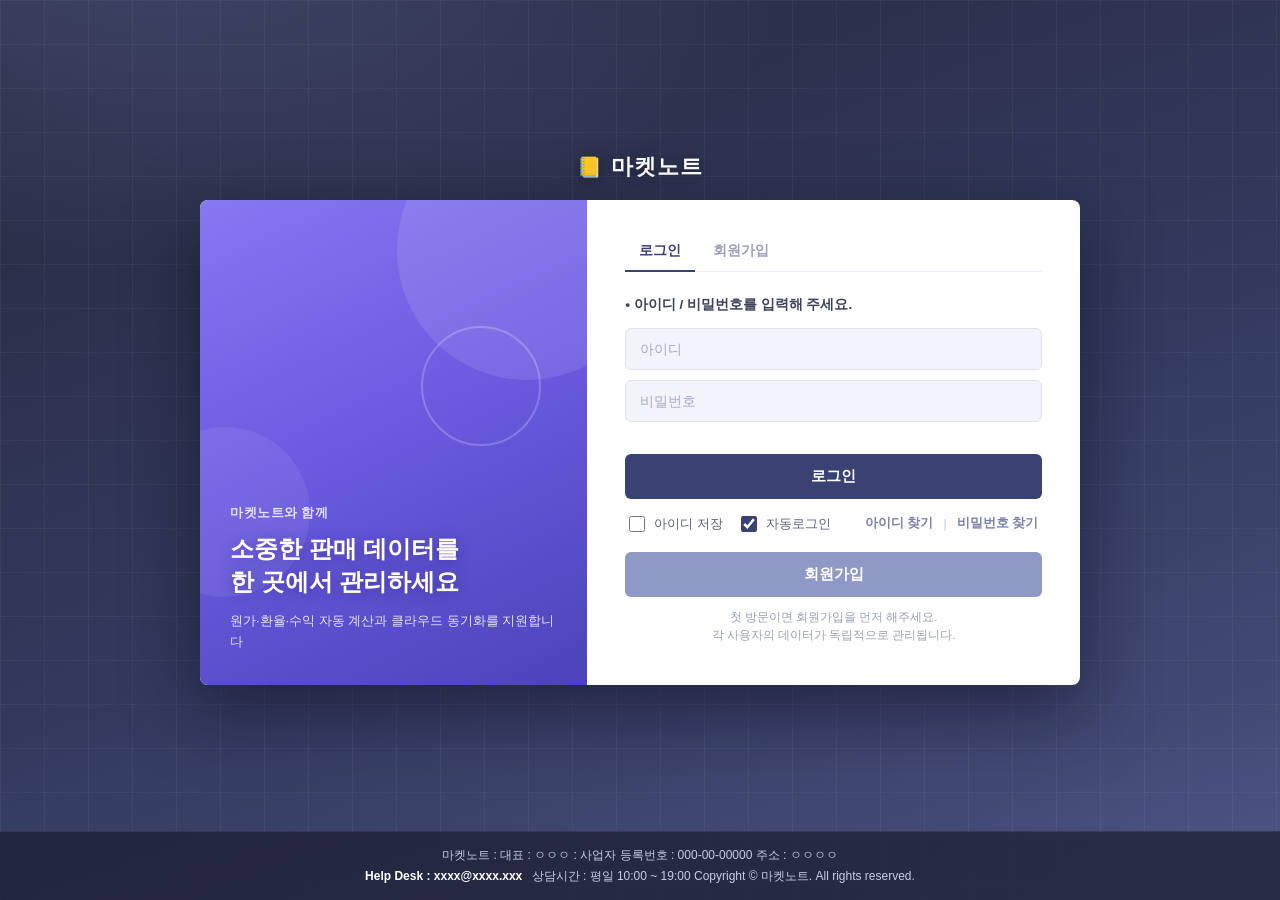
<file: esm.html>
<!DOCTYPE html>
<html lang="ko">
<head>
<meta charset="UTF-8" />
<meta name="viewport" content="width=device-width, initial-scale=1.0" />
<title>ESM</title>
<link rel="icon" type="image/x-icon" href="favicon.ico?v=40" />
<link rel="icon" type="image/png" sizes="32x32" href="favicon-32.png?v=40" />
<link rel="icon" type="image/png" sizes="16x16" href="favicon-16.png?v=40" />
<link rel="apple-touch-icon" href="apple-touch-icon.png?v=40" />
<link rel="stylesheet" href="css/base.css?v=47" />
<link rel="stylesheet" href="css/card-features.css?v=43" />
</head>
<body>

<header class="topbar">
  <div class="menu-wrapper">
    <button type="button" id="btn-menu" class="btn-menu" title="메뉴 열기">메뉴</button>
    <nav class="dropdown" id="menu-dropdown" aria-label="주 메뉴">
      <!-- 메뉴 항목은 js/menu.js에서 동적 생성 -->
    </nav>
  </div>
  <div class="title">ESM</div>
  <div class="topbar-tools">
    <button class="btn btn-toggle-all" id="btn-toggle-all" data-action="collapse" title="모든 카드 상세 정보 숨기기">전체 숨기기</button>
    <button class="btn btn-cloud-sync" id="btn-cloud-sync" title="동기화">☁️</button>
  </div>
  <div class="search-bar" id="search-bar">
    <span class="icon">🔍</span>
    <input type="text" id="search-input" autocomplete="off" />
    <button class="clear" id="search-clear" title="검색어 지우기">×</button>
    <span class="count" id="search-count"></span>
  </div>
  <div class="bulk-fee-bar">
    <label>판매수수료 전체입력</label>
    <input type="number" id="bulk-fee-input" step="any" placeholder="0.1" />
    <button id="btn-bulk-fee">적용</button>
    <button id="btn-bulk-cost" class="btn-bulk-cost" title="창고택배비 · 마켓택배비 전체입력">비용 전체입력</button>
  </div>
  <div class="actions">
    <button id="btn-export" title="데이터 내보내기">내보내기</button>
    <button id="btn-import" title="데이터 가져오기">가져오기</button>
    <button id="btn-clear" title="전체 삭제">전체삭제</button>
  </div>
  <input type="file" id="import-input" accept="application/json" style="display:none" />
</header>

<main class="container">
  <div id="board" class="columns"></div>
</main>

<!-- 확인 모달 -->
<div class="modal-backdrop" id="modal">
  <div class="modal">
    <h3 id="modal-title">삭제 확인</h3>
    <p id="modal-text"></p>
    <div class="modal-actions">
      <button class="btn btn-cancel" id="modal-cancel">취소</button>
      <button class="btn btn-confirm-danger" id="modal-confirm">삭제</button>
    </div>
  </div>
</div>

<!-- 토스트 -->
<div class="toast" id="toast"></div>

<!-- 스크립트 (의존성 순서대로 로드) -->
<script src="js/config.js?v=40"></script>
<script src="js/esm-config.js?v=40"></script>
<script src="js/utils.js?v=40"></script>
<script src="js/shared-storage.js?v=40"></script>
<script src="js/shared-search.js?v=40"></script>
<script src="js/esm-state.js?v=40"></script>
<script src="js/toast.js"></script>
<script src="js/modal.js"></script>
<script src="js/esm-storage.js?v=40"></script>
<script src="js/esm-search.js?v=40"></script>
<script src="js/shared-card.js?v=42"></script>
<script src="js/esm-actions.js?v=41"></script>
<script src="js/esm-card.js?v=40"></script>
<script src="js/menu.js?v=43"></script>
<script src="js/auth.js?v=40"></script>
<script src="js/cloud-sync.js?v=40"></script>
<script src="js/esm-app.js?v=40"></script>

</body>
</html>
</file>
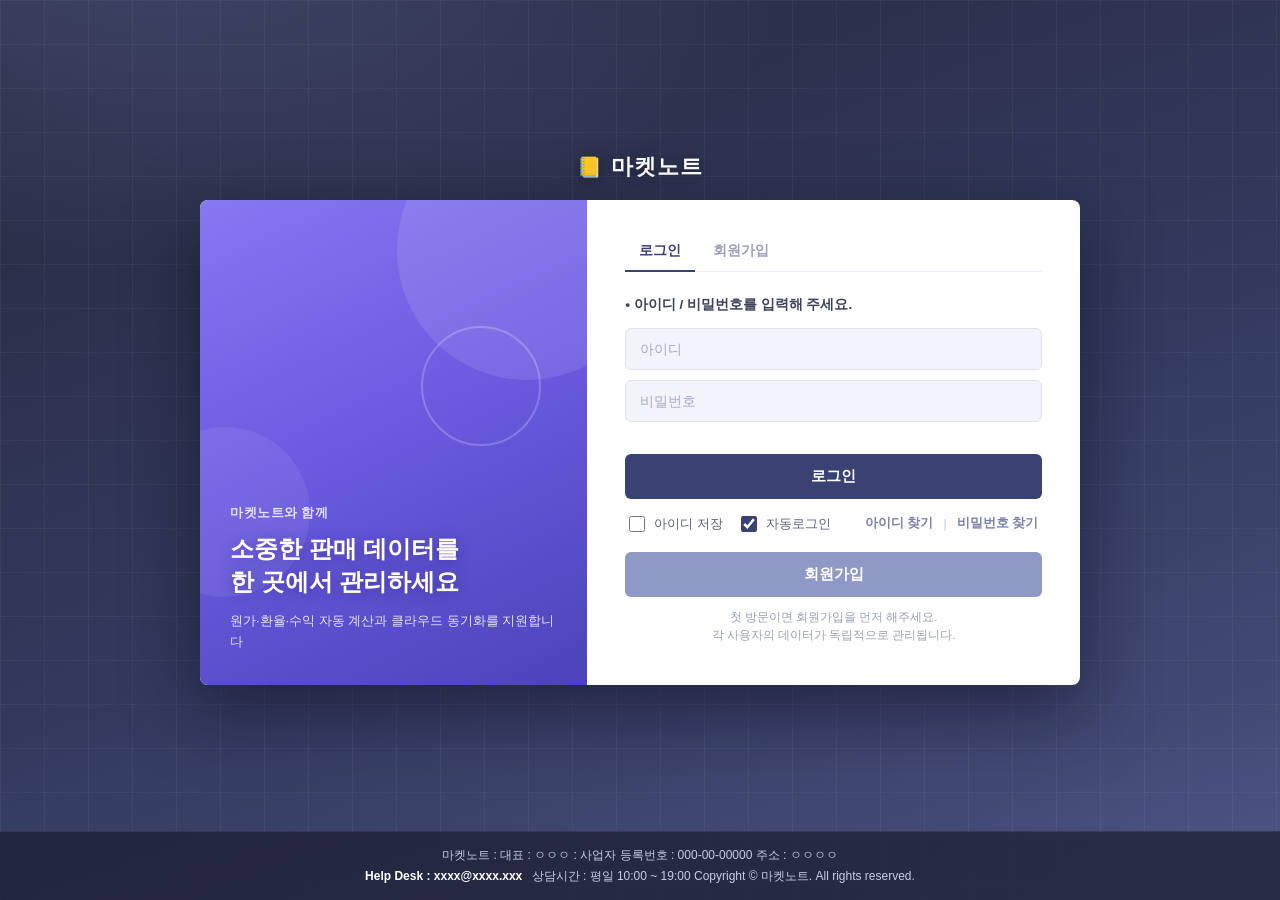
<file: nshipping.html>
<!DOCTYPE html>
<html lang="ko">
<head>
<meta charset="UTF-8" />
<meta name="viewport" content="width=device-width, initial-scale=1.0" />
<title>N배송</title>
<link rel="icon" type="image/x-icon" href="favicon.ico?v=40" />
<link rel="icon" type="image/png" sizes="32x32" href="favicon-32.png?v=40" />
<link rel="icon" type="image/png" sizes="16x16" href="favicon-16.png?v=40" />
<link rel="apple-touch-icon" href="apple-touch-icon.png?v=40" />
<link rel="stylesheet" href="css/base.css?v=47" />
<link rel="stylesheet" href="css/card-features.css?v=43" />
</head>
<body>

<header class="topbar">
  <div class="menu-wrapper">
    <button type="button" id="btn-menu" class="btn-menu" title="메뉴 열기">메뉴</button>
    <nav class="dropdown" id="menu-dropdown" aria-label="주 메뉴">
      <!-- 메뉴 항목은 js/menu.js에서 동적 생성 -->
    </nav>
  </div>
  <div class="title">N배송</div>
  <div class="topbar-tools">
    <button class="btn btn-toggle-all" id="btn-toggle-all" data-action="collapse" title="모든 카드 상세 정보 숨기기">전체 숨기기</button>
    <button class="btn btn-cloud-sync" id="btn-cloud-sync" title="동기화">☁️</button>
  </div>
  <div class="search-bar" id="search-bar">
    <span class="icon">🔍</span>
    <input type="text" id="search-input" autocomplete="off" />
    <button class="clear" id="search-clear" title="검색어 지우기">×</button>
    <span class="count" id="search-count"></span>
  </div>
  <div class="bulk-fee-bar">
    <label>판매수수료 전체입력</label>
    <input type="number" id="bulk-fee-input" step="any" placeholder="0.1" />
    <button id="btn-bulk-fee">적용</button>
    <button id="btn-bulk-cost" class="btn-bulk-cost" title="창고택배비 · 마켓택배비 · 바코드비용 · 피킹비용 · 태그비용 전체입력">비용 전체입력</button>
  </div>
  <div class="actions">
    <button id="btn-export" title="데이터보내기">내보내기</button>
    <button id="btn-import" title="데이터 가져오기">가져오기</button>
    <button id="btn-clear" title="전체 삭제">전체삭제</button>
  </div>
  <input type="file" id="import-input" accept="application/json" style="display:none" />
</header>

<main class="container">
  <div id="board" class="columns"></div>
</main>

<!-- 확인 모달 -->
<div class="modal-backdrop" id="modal">
  <div class="modal">
    <h3 id="modal-title">삭제 확인</h3>
    <p id="modal-text"></p>
    <div class="modal-actions">
      <button class="btn btn-cancel" id="modal-cancel">취소</button>
      <button class="btn btn-confirm-danger" id="modal-confirm">삭제</button>
    </div>
  </div>
</div>

<!-- 토스트 -->
<div class="toast" id="toast"></div>

<!-- 스크립트 (의존성 순서대로 로드) -->
<script src="js/config.js?v=40"></script>
<script src="js/nshipping-config.js?v=41"></script>
<script src="js/utils.js?v=40"></script>
<script src="js/shared-storage.js?v=40"></script>
<script src="js/shared-search.js?v=40"></script>
<script src="js/nshipping-state.js?v=40"></script>
<script src="js/toast.js"></script>
<script src="js/modal.js"></script>
<script src="js/auth.js?v=40"></script>
<script src="js/cloud-sync.js?v=40"></script>
<script src="js/nshipping-storage.js?v=40"></script>
<script src="js/nshipping-search.js?v=40"></script>
<script src="js/shared-card.js?v=42"></script>
<script src="js/nshipping-actions.js?v=41"></script>
<script src="js/nshipping-card.js?v=40"></script>
<script src="js/menu.js?v=43"></script>
<script src="js/nshipping-app.js?v=40"></script>

</body>
</html>
</file>
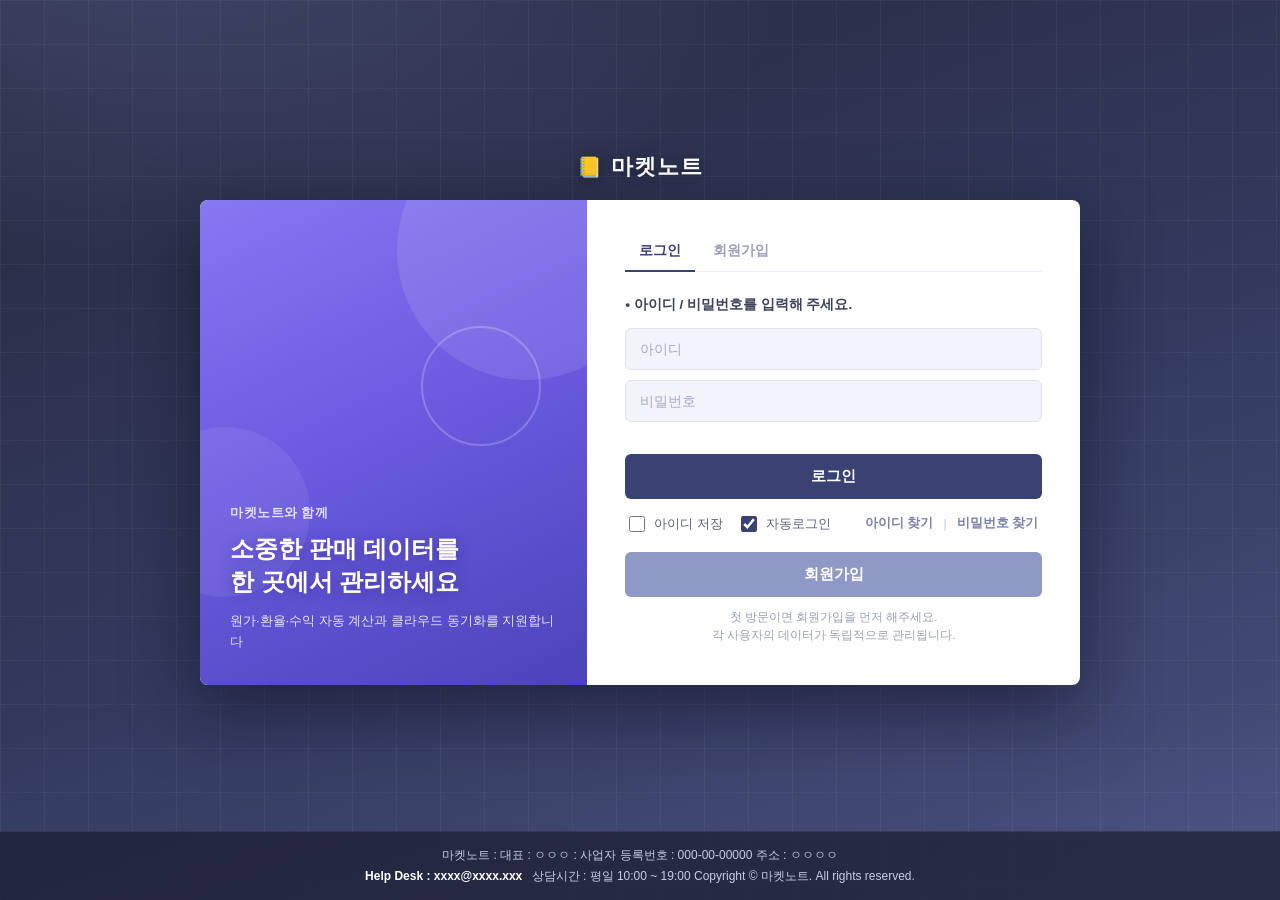
<file: ownerclan.html>
<!DOCTYPE html>
<html lang="ko">
<head>
<meta charset="UTF-8" />
<meta name="viewport" content="width=device-width, initial-scale=1.0" />
<title>오너클랜</title>
<link rel="icon" type="image/x-icon" href="favicon.ico?v=40" />
<link rel="icon" type="image/png" sizes="32x32" href="favicon-32.png?v=40" />
<link rel="icon" type="image/png" sizes="16x16" href="favicon-16.png?v=40" />
<link rel="apple-touch-icon" href="apple-touch-icon.png?v=40" />
<link rel="stylesheet" href="css/base.css?v=47" />
<link rel="stylesheet" href="css/card-features.css?v=43" />
</head>
<body>

<header class="topbar">
  <div class="menu-wrapper">
    <button type="button" id="btn-menu" class="btn-menu" title="메뉴 열기">메뉴</button>
    <nav class="dropdown" id="menu-dropdown" aria-label="주 메뉴">
      <!-- 메뉴 항목은 js/menu.js에서 동적 생성 -->
    </nav>
  </div>
  <div class="title">오너클랜</div>
  <div class="topbar-tools">
    <button class="btn btn-toggle-all" id="btn-toggle-all" data-action="collapse" title="모든 카드 상세 정보 숨기기">전체 숨기기</button>
    <button class="btn btn-cloud-sync" id="btn-cloud-sync" title="동기화">☁️</button>
  </div>
  <div class="search-bar" id="search-bar">
    <span class="icon">🔍</span>
    <input type="text" id="search-input" autocomplete="off" />
    <button class="clear" id="search-clear" title="검색어 지우기">×</button>
    <span class="count" id="search-count"></span>
  </div>
  <div class="bulk-fee-bar">
    <label>판매수수료 전체입력</label>
    <input type="number" id="bulk-fee-input" step="any" placeholder="0.1" />
    <button id="btn-bulk-fee">적용</button>
    <button id="btn-bulk-cost" class="btn-bulk-cost" title="창고택배비 · 마켓택배비 전체입력">비용 전체입력</button>
  </div>
  <div class="actions">
    <button id="btn-export" title="데이터 내보내기">내보내기</button>
    <button id="btn-import" title="데이터 가져오기">가져오기</button>
    <button id="btn-clear" title="전체 삭제">전체삭제</button>
  </div>
  <input type="file" id="import-input" accept="application/json" style="display:none" />
</header>

<main class="container">
  <div id="board" class="columns"></div>
</main>

<!-- 확인 모달 -->
<div class="modal-backdrop" id="modal">
  <div class="modal">
    <h3 id="modal-title">삭제 확인</h3>
    <p id="modal-text"></p>
    <div class="modal-actions">
      <button class="btn btn-cancel" id="modal-cancel">취소</button>
      <button class="btn btn-confirm-danger" id="modal-confirm">삭제</button>
    </div>
  </div>
</div>

<!-- 토스트 -->
<div class="toast" id="toast"></div>

<!-- 스크립트 (의존성 순서대로 로드) -->
<script src="js/config.js?v=40"></script>
<script src="js/ownerclan-config.js?v=40"></script>
<script src="js/utils.js?v=40"></script>
<script src="js/shared-storage.js?v=40"></script>
<script src="js/shared-search.js?v=40"></script>
<script src="js/ownerclan-state.js?v=40"></script>
<script src="js/toast.js"></script>
<script src="js/modal.js"></script>
<script src="js/ownerclan-storage.js?v=40"></script>
<script src="js/ownerclan-search.js?v=40"></script>
<script src="js/shared-card.js?v=42"></script>
<script src="js/ownerclan-actions.js?v=41"></script>
<script src="js/ownerclan-card.js?v=40"></script>
<script src="js/menu.js?v=43"></script>
<script src="js/auth.js?v=40"></script>
<script src="js/cloud-sync.js?v=40"></script>
<script src="js/ownerclan-app.js?v=40"></script>

</body>
</html>
</file>
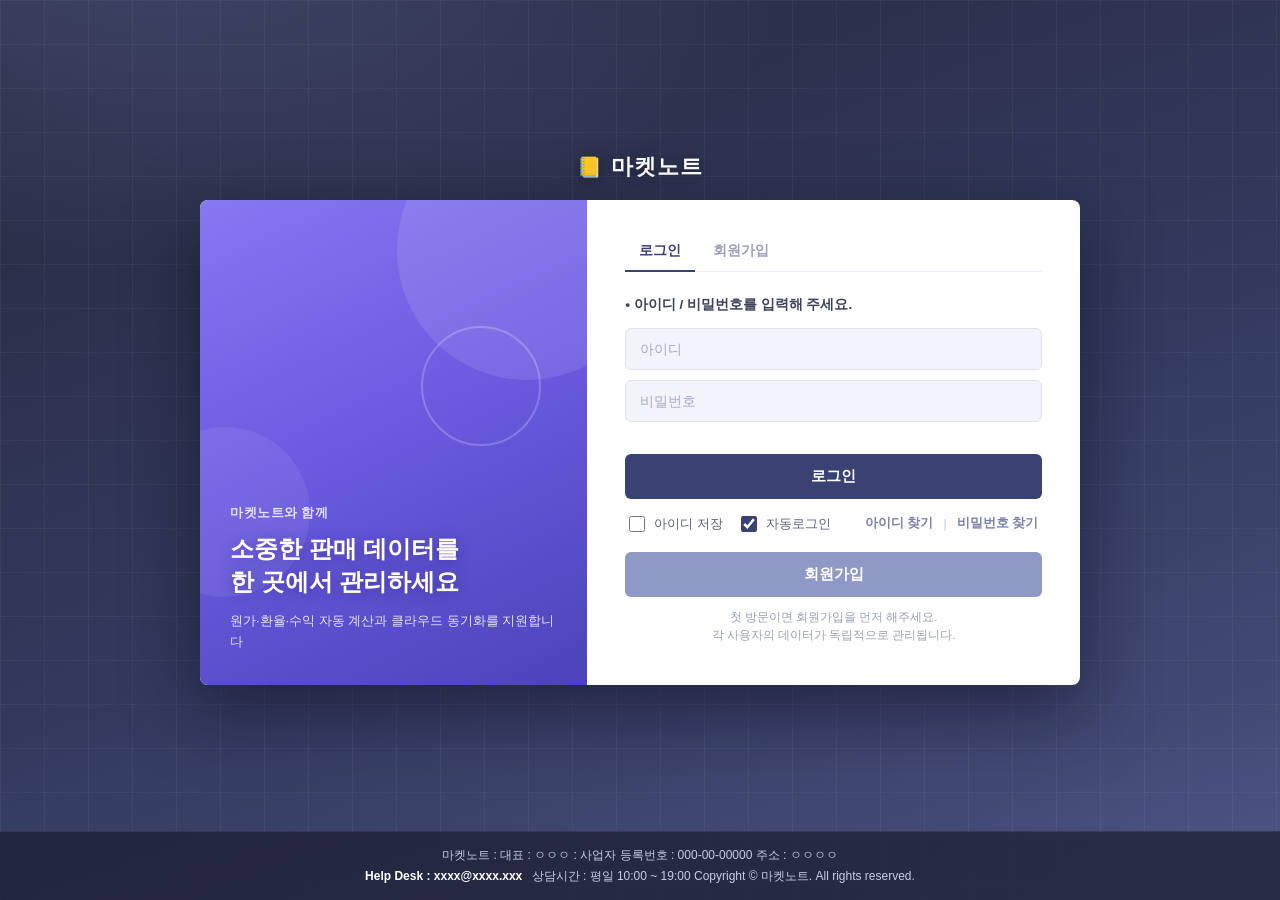
<file: rocketgrowth.html>
<!DOCTYPE html>
<html lang="ko">
<head>
<meta charset="UTF-8" />
<meta name="viewport" content="width=device-width, initial-scale=1.0" />
<title>로켓그로스</title>
<link rel="icon" type="image/x-icon" href="favicon.ico?v=40" />
<link rel="icon" type="image/png" sizes="32x32" href="favicon-32.png?v=40" />
<link rel="icon" type="image/png" sizes="16x16" href="favicon-16.png?v=40" />
<link rel="apple-touch-icon" href="apple-touch-icon.png?v=40" />
<link rel="stylesheet" href="css/base.css?v=47" />
<link rel="stylesheet" href="css/card-features.css?v=42" />
</head>
<body>

<header class="topbar">
  <div class="menu-wrapper">
    <button type="button" id="btn-menu" class="btn-menu" title="메뉴 열기">메뉴</button>
    <nav class="dropdown" id="menu-dropdown" aria-label="주 메뉴">
      <!-- 메뉴 항목은 js/menu.js에서 동적 생성 -->
    </nav>
  </div>
  <div class="title">로켓그로스</div>
  <div class="topbar-tools">
    <button class="btn btn-toggle-all" id="btn-toggle-all" data-action="collapse" title="모든 카드 상세 정보 숨기기">전체 숨기기</button>
    <button class="btn btn-cloud-sync" id="btn-cloud-sync" title="동기화">☁️</button>
  </div>
  <div class="search-bar" id="search-bar">
    <span class="icon">🔍</span>
    <input type="text" id="search-input" autocomplete="off" />
    <button class="clear" id="search-clear" title="검색어 지우기">×</button>
    <span class="count" id="search-count"></span>
  </div>
  <div class="bulk-fee-bar">
    <label>판매수수료 전체입력</label>
    <input type="number" id="bulk-fee-input" step="any" placeholder="0.1" />
    <button id="btn-bulk-fee">적용</button>
  </div>
  <div class="actions">
    <button id="btn-export" title="데이터보내기">내보내기</button>
    <button id="btn-import" title="데이터 가져오기">가져오기</button>
    <button id="btn-clear" title="전체 삭제">전체삭제</button>
  </div>
  <input type="file" id="import-input" accept="application/json" style="display:none" />
</header>

<main class="container">
  <div id="board" class="columns"></div>
</main>

<!-- 확인 모달 -->
<div class="modal-backdrop" id="modal">
  <div class="modal">
    <h3 id="modal-title">삭제 확인</h3>
    <p id="modal-text"></p>
    <div class="modal-actions">
      <button class="btn btn-cancel" id="modal-cancel">취소</button>
      <button class="btn btn-confirm-danger" id="modal-confirm">삭제</button>
    </div>
  </div>
</div>

<!-- 토스트 -->
<div class="toast" id="toast"></div>

<!-- 스크립트 (의존성 순서대로 로드) -->
<script src="js/config.js?v=40"></script>
<script src="js/rocketgrowth-config.js?v=40"></script>
<script src="js/utils.js?v=40"></script>
<script src="js/shared-storage.js?v=40"></script>
<script src="js/shared-search.js?v=40"></script>
<script src="js/rocketgrowth-state.js?v=40"></script>
<script src="js/toast.js"></script>
<script src="js/modal.js"></script>
<script src="js/rocketgrowth-storage.js?v=40"></script>
<script src="js/rocketgrowth-search.js?v=40"></script>
<script src="js/shared-card.js?v=42"></script>
<script src="js/rocketgrowth-actions.js?v=40"></script>
<script src="js/rocketgrowth-card.js?v=40"></script>
<script src="js/menu.js?v=43"></script>
<script src="js/auth.js?v=40"></script>
<script src="js/cloud-sync.js?v=40"></script>
<script src="js/rocketgrowth-app.js?v=40"></script>

</body>
</html>
</file>
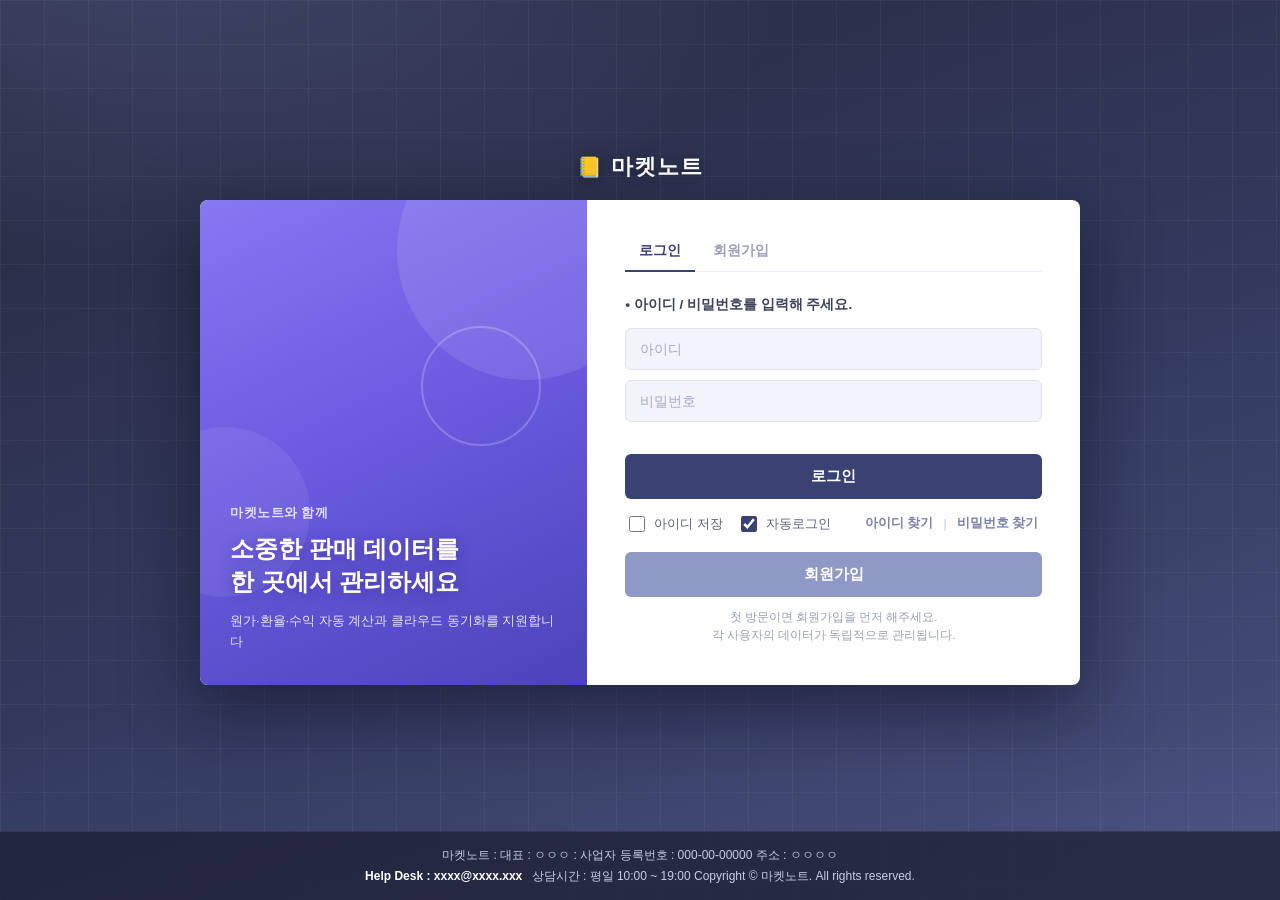
<file: smartstore.html>
<!DOCTYPE html>
<html lang="ko">
<head>
<meta charset="UTF-8" />
<meta name="viewport" content="width=device-width, initial-scale=1.0" />
<title>스마트스토어</title>
<link rel="icon" type="image/x-icon" href="favicon.ico?v=40" />
<link rel="icon" type="image/png" sizes="32x32" href="favicon-32.png?v=40" />
<link rel="icon" type="image/png" sizes="16x16" href="favicon-16.png?v=40" />
<link rel="apple-touch-icon" href="apple-touch-icon.png?v=40" />
<link rel="stylesheet" href="css/base.css?v=47" />
<link rel="stylesheet" href="css/card-features.css?v=43" />
</head>
<body>

<header class="topbar">
  <div class="menu-wrapper">
    <button type="button" id="btn-menu" class="btn-menu" title="메뉴 열기">메뉴</button>
    <nav class="dropdown" id="menu-dropdown" aria-label="주 메뉴">
      <!-- 메뉴 항목은 js/menu.js에서 동적 생성 -->
    </nav>
  </div>
  <div class="title">스마트스토어</div>
  <div class="topbar-tools">
    <button class="btn btn-toggle-all" id="btn-toggle-all" data-action="collapse" title="모든 카드 상세 정보 숨기기">전체 숨기기</button>
    <button class="btn btn-cloud-sync" id="btn-cloud-sync" title="동기화">☁️</button>
  </div>
  <div class="search-bar" id="search-bar">
    <span class="icon">🔍</span>
    <input type="text" id="search-input" autocomplete="off" />
    <button class="clear" id="search-clear" title="검색어 지우기">×</button>
    <span class="count" id="search-count"></span>
  </div>
  <div class="bulk-fee-bar">
    <label>판매수수료 전체입력</label>
    <input type="number" id="bulk-fee-input" step="any" placeholder="0.1" />
    <button id="btn-bulk-fee">적용</button>
    <button id="btn-bulk-cost" class="btn-bulk-cost" title="창고택배비 · 마켓택배비 전체입력">비용 전체입력</button>
  </div>
  <div class="actions">
    <button id="btn-export" title="데이터 내보내기">내보내기</button>
    <button id="btn-import" title="데이터 가져오기">가져오기</button>
    <button id="btn-clear" title="전체 삭제">전체삭제</button>
  </div>
  <input type="file" id="import-input" accept="application/json" style="display:none" />
</header>

<main class="container">
  <div id="board" class="columns"></div>
</main>

<!-- 확인 모달 -->
<div class="modal-backdrop" id="modal">
  <div class="modal">
    <h3 id="modal-title">삭제 확인</h3>
    <p id="modal-text"></p>
    <div class="modal-actions">
      <button class="btn btn-cancel" id="modal-cancel">취소</button>
      <button class="btn btn-confirm-danger" id="modal-confirm">삭제</button>
    </div>
  </div>
</div>

<!-- 토스트 -->
<div class="toast" id="toast"></div>

<!-- 스크립트 (의존성 순서대로 로드) -->
<script src="js/config.js?v=40"></script>
<script src="js/smartstore-config.js?v=40"></script>
<script src="js/utils.js?v=40"></script>
<script src="js/shared-storage.js?v=40"></script>
<script src="js/shared-search.js?v=40"></script>
<script src="js/smartstore-state.js?v=40"></script>
<script src="js/toast.js"></script>
<script src="js/modal.js"></script>
<script src="js/smartstore-storage.js?v=40"></script>
<script src="js/smartstore-search.js?v=40"></script>
<script src="js/shared-card.js?v=42"></script>
<script src="js/smartstore-actions.js?v=41"></script>
<script src="js/smartstore-card.js?v=40"></script>
<script src="js/menu.js?v=43"></script>
<script src="js/auth.js?v=40"></script>
<script src="js/cloud-sync.js?v=40"></script>
<script src="js/smartstore-app.js?v=40"></script>

</body>
</html>
</file>
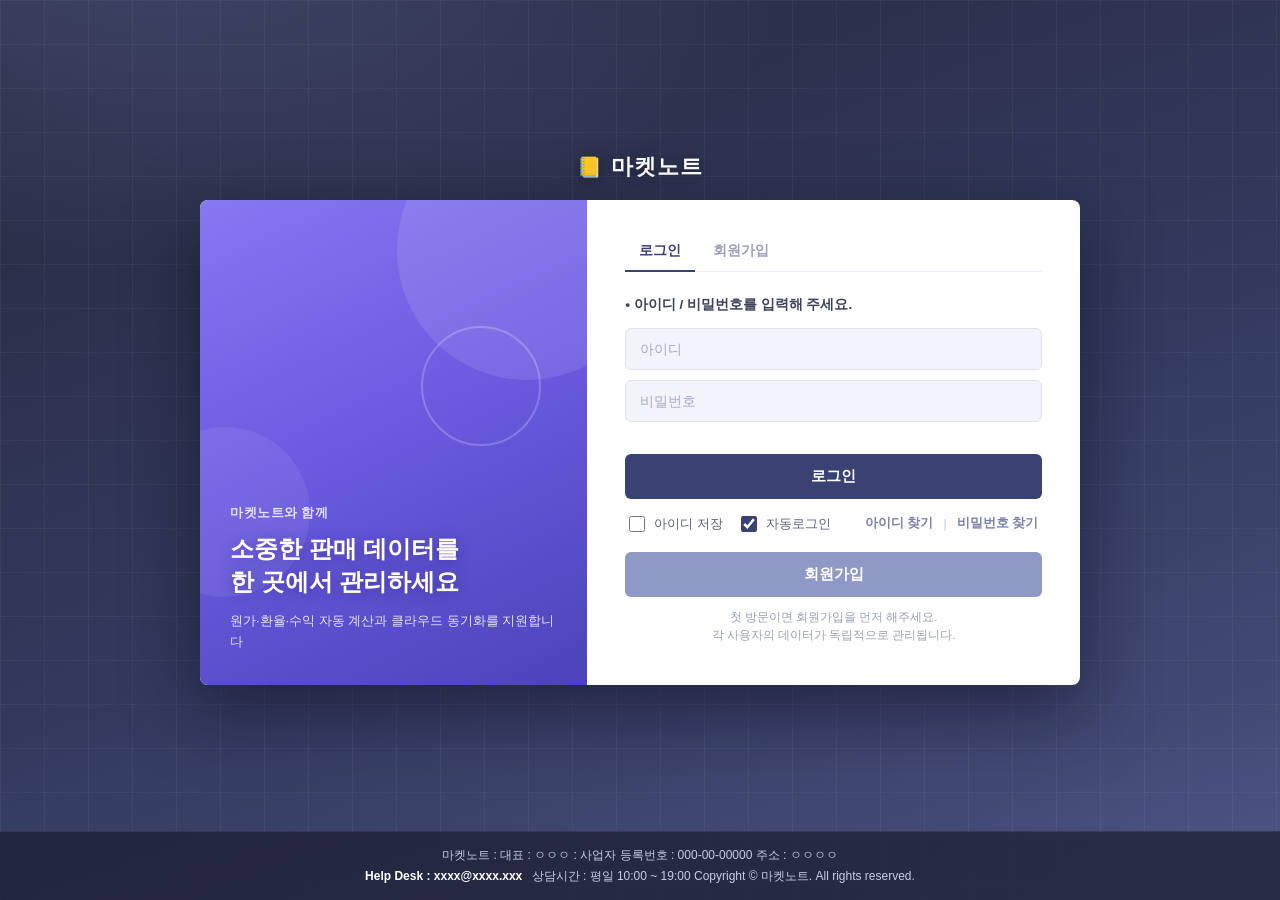
<file: tossshopping.html>
<!DOCTYPE html>
<html lang="ko">
<head>
<meta charset="UTF-8" />
<meta name="viewport" content="width=device-width, initial-scale=1.0" />
<title>토스쇼핑</title>
<link rel="icon" type="image/x-icon" href="favicon.ico?v=40" />
<link rel="icon" type="image/png" sizes="32x32" href="favicon-32.png?v=40" />
<link rel="icon" type="image/png" sizes="16x16" href="favicon-16.png?v=40" />
<link rel="apple-touch-icon" href="apple-touch-icon.png?v=40" />
<link rel="stylesheet" href="css/base.css?v=47" />
<link rel="stylesheet" href="css/card-features.css?v=43" />
</head>
<body>

<header class="topbar">
  <div class="menu-wrapper">
    <button type="button" id="btn-menu" class="btn-menu" title="메뉴 열기">메뉴</button>
    <nav class="dropdown" id="menu-dropdown" aria-label="주 메뉴">
      <!-- 메뉴 항목은 js/menu.js에서 동적 생성 -->
    </nav>
  </div>
  <div class="title">토스쇼핑</div>
  <div class="topbar-tools">
    <button class="btn btn-toggle-all" id="btn-toggle-all" data-action="collapse" title="모든 카드 상세 정보 숨기기">전체 숨기기</button>
    <button class="btn btn-cloud-sync" id="btn-cloud-sync" title="동기화">☁️</button>
  </div>
  <div class="search-bar" id="search-bar">
    <span class="icon">🔍</span>
    <input type="text" id="search-input" autocomplete="off" />
    <button class="clear" id="search-clear" title="검색어 지우기">×</button>
    <span class="count" id="search-count"></span>
  </div>
  <div class="bulk-fee-bar">
    <label>판매수수료 전체입력</label>
    <input type="number" id="bulk-fee-input" step="any" placeholder="0.1" />
    <button id="btn-bulk-fee">적용</button>
    <button id="btn-bulk-cost" class="btn-bulk-cost" title="창고택배비 · 마켓택배비 전체입력">비용 전체입력</button>
  </div>
  <div class="actions">
    <button id="btn-export" title="데이터 내보내기">내보내기</button>
    <button id="btn-import" title="데이터 가져오기">가져오기</button>
    <button id="btn-clear" title="전체 삭제">전체삭제</button>
  </div>
  <input type="file" id="import-input" accept="application/json" style="display:none" />
</header>

<main class="container">
  <div id="board" class="columns"></div>
</main>

<!-- 확인 모달 -->
<div class="modal-backdrop" id="modal">
  <div class="modal">
    <h3 id="modal-title">삭제 확인</h3>
    <p id="modal-text"></p>
    <div class="modal-actions">
      <button class="btn btn-cancel" id="modal-cancel">취소</button>
      <button class="btn btn-confirm-danger" id="modal-confirm">삭제</button>
    </div>
  </div>
</div>

<!-- 토스트 -->
<div class="toast" id="toast"></div>

<!-- 스크립트 (의존성 순서대로 로드) -->
<script src="js/config.js?v=40"></script>
<script src="js/tossshopping-config.js?v=40"></script>
<script src="js/utils.js?v=40"></script>
<script src="js/shared-storage.js?v=40"></script>
<script src="js/shared-search.js?v=40"></script>
<script src="js/tossshopping-state.js?v=40"></script>
<script src="js/toast.js"></script>
<script src="js/modal.js"></script>
<script src="js/tossshopping-storage.js?v=40"></script>
<script src="js/tossshopping-search.js?v=40"></script>
<script src="js/shared-card.js?v=42"></script>
<script src="js/tossshopping-actions.js?v=41"></script>
<script src="js/tossshopping-card.js?v=40"></script>
<script src="js/menu.js?v=43"></script>
<script src="js/auth.js?v=40"></script>
<script src="js/cloud-sync.js?v=40"></script>
<script src="js/tossshopping-app.js?v=40"></script>

</body>
</html>
</file>
<file: css/base.css>
/* =====================================================
   마켓노트 - 스타일시트
   ===================================================== */

:root {
  --primary: #6c5ce7;
  --primary-dark: #5a4ad1;
  --primary-light: #a29bfe;
  --bg: #f5f6fa;
  --card: #ffffff;
  --border: #e4e6ef;
  --text: #2d3436;
  --text-soft: #636e72;
  --muted: #b2bec3;
  --danger: #e74c3c;
  --danger-dark: #c0392b;
  --success: #00b894;
  --shadow-sm: 0 1px 2px rgba(0, 0, 0, 0.04);
  --shadow-md: 0 4px 12px rgba(108, 92, 231, 0.08);
  --shadow-lg: 0 10px 30px rgba(0, 0, 0, 0.12);
  --radius: 12px;
}

* { box-sizing: border-box; }

html, body {
  margin: 0;
  padding: 0;
  font-family: -apple-system, BlinkMacSystemFont, "Apple SD Gothic Neo", "Pretendard", "Malgun Gothic", "Segoe UI", Roboto, sans-serif;
  background: var(--bg);
  color: var(--text);
  -webkit-font-smoothing: antialiased;
}

/* ===== Top header ===== */
.topbar {
  position: sticky;
  top: 0;
  z-index: 50;
  background: var(--primary);
  padding: 14px 20px;
  box-shadow: var(--shadow-md);
  display: flex;
  align-items: center;
  gap: 12px;
  flex-wrap: wrap;
}

.topbar .title {
  color: #fff;
  font-weight: 700;
  font-size: 18px;
  letter-spacing: 0.2px;
  display: flex;
  align-items: center;
  gap: 8px;
  flex-shrink: 0;
}

.topbar .topbar-tools {
  display: flex;
  align-items: center;
  gap: 8px;
  flex-wrap: wrap;
  row-gap: 6px;
}

.topbar .search-box {
  flex: 1 1 240px;
  max-width: 360px;
  min-width: 180px;
  background: #fff;
  border: 1px solid var(--border);
  border-radius: var(--radius);
  padding: 8px 12px;
  display: flex;
  align-items: center;
  gap: 8px;
  box-shadow: var(--shadow-sm);
}
.topbar .search-box input::placeholder { color: var(--muted); }


.topbar .search-box input {
  flex: 1;
  border: none;
  background: transparent;
  font-size: 14px;
  color: var(--text);
  font-family: inherit;
  outline: none;
  min-width: 0;
}

.topbar .search-box .icon { color: var(--muted); font-size: 16px; flex-shrink: 0; }
.topbar .search-box .count { font-size: 12px; color: var(--text-soft); white-space: nowrap; }
.topbar .search-box .clear {
  background: none;
  border: none;
  color: var(--muted);
  font-size: 16px;
  cursor: pointer;
  padding: 4px 6px;
  border-radius: 6px;
  line-height: 1;
}
.topbar .search-box .clear:hover { background: #f0f1f5; color: var(--text); }

/* ===== Marketplace combined search-bar (legacy pages) ===== */
.topbar .search-bar {
  flex: 1;
  min-width: 240px;
  max-width: 520px;
  background: #fff;
  border: 1px solid var(--border);
  border-radius: var(--radius);
  padding: 0 10px;
  display: flex;
  align-items: center;
  align-self: center;
  gap: 8px;
  box-shadow: var(--shadow-sm);
  margin: 0;
  box-sizing: border-box;
  height: 34px;
}
.topbar .search-bar input::placeholder { color: var(--muted); }
.topbar .search-bar input {
  flex: 1;
  border: none;
  background: transparent;
  font-size: 14px;
  line-height: 1.2;
  padding: 0;
  margin: 0;
  color: var(--text);
  font-family: inherit;
  outline: none;
  min-width: 0;
}
.topbar .search-bar .icon { color: var(--muted); font-size: 16px; flex-shrink: 0; }
.topbar .search-bar .count { font-size: 12px; color: var(--text-soft); white-space: nowrap; }
.topbar .search-bar .clear {
  background: none;
  border: none;
  color: var(--muted);
  font-size: 16px;
  cursor: pointer;
  padding: 4px 6px;
  border-radius: 6px;
  line-height: 1;
}
.topbar .search-bar .clear:hover { background: #f0f1f5; color: var(--text); }
.topbar .topbar-tools .btn-toggle-all {
  background: rgba(255, 255, 255, 0.18);
  color: #fff;
  border: 1px solid rgba(255, 255, 255, 0.3);
  padding: 6px 10px;
  border-radius: 8px;
  font-size: 12px;
  font-weight: 600;
  cursor: pointer;
  transition: background 0.15s, border-color 0.15s;
  flex-shrink: 0;
}
.topbar .topbar-tools .btn-toggle-all:hover {
  background: rgba(255, 255, 255, 0.3);
  border-color: rgba(255, 255, 255, 0.45);
}


.topbar .actions {
  margin-left: auto;
  display: flex;
  gap: 8px;
  align-items: center;
}
.topbar .actions button {
  height: 38px;
  min-height: 38px;
  box-sizing: border-box;
  display: inline-flex;
  align-items: center;
  justify-content: center;
  line-height: 1;
}

.topbar button {
  background: rgba(255,255,255,0.18);
  color: #fff;
  border: 1px solid rgba(255,255,255,0.3);
  padding: 8px 14px;
  border-radius: 8px;
  font-size: 13px;
  font-weight: 600;
  cursor: pointer;
  transition: background 0.15s;
}
.topbar button:hover { background: rgba(255,255,255,0.3); }

/* 엑셀 버튼 구분 (약간 다른 배경) */
.topbar button.btn-csv {
  background: rgba(0, 184, 148, 0.25);
  border-color: rgba(0, 184, 148, 0.4);
}
.topbar button.btn-csv:hover {
  background: rgba(0, 184, 148, 0.4);
}

/* ===== Excel dropdown ===== */
.excel-dropdown-wrapper {
  position: relative;
}
.topbar button.btn-excel {
  background: rgba(0, 184, 148, 0.25);
  border-color: rgba(0, 184, 148, 0.4);
}
.topbar button.btn-excel:hover {
  background: rgba(0, 184, 148, 0.4);
}
.topbar button.btn-inbound {
  background: rgba(250, 130, 40, 0.25);
  border-color: rgba(250, 130, 40, 0.4);
}
.topbar button.btn-inbound:hover {
  background: rgba(250, 130, 40, 0.4);
}
.excel-dropdown {
  position: absolute;
  top: calc(100% + 8px);
  right: 0;
  min-width: 140px;
  background: #fff;
  border: 1px solid var(--border);
  border-radius: 10px;
  box-shadow: var(--shadow-lg);
  overflow: hidden;
  opacity: 0;
  transform: translateY(-6px);
  pointer-events: none;
  transition: opacity 0.15s, transform 0.15s;
  z-index: 60;
}
.excel-dropdown.show {
  opacity: 1;
  transform: translateY(0);
  pointer-events: auto;
}
.excel-dropdown button {
  display: block;
  width: 100%;
  text-align: left;
  padding: 12px 16px;
  background: #fff !important;
  border: none;
  border-bottom: 1px solid var(--border);
  border-radius: 0;
  color: var(--text) !important;
  font-size: 13px;
  font-weight: 600;
  cursor: pointer;
  transition: background 0.12s;
}
.excel-dropdown button:last-child { border-bottom: none; }
.excel-dropdown button:hover { background: #f5f6fa !important; }

/* ===== JSON dropdown ===== */
.json-dropdown-wrapper {
  position: relative;
}
.topbar button.btn-json {
  background: rgba(255,255,255,0.18);
  border-color: rgba(255,255,255,0.3);
}
.topbar button.btn-json:hover {
  background: rgba(255,255,255,0.3);
}
.json-dropdown {
  position: absolute;
  top: calc(100% + 8px);
  right: 0;
  min-width: 140px;
  background: #fff;
  border: 1px solid var(--border);
  border-radius: 10px;
  box-shadow: var(--shadow-lg);
  overflow: hidden;
  opacity: 0;
  transform: translateY(-6px);
  pointer-events: none;
  transition: opacity 0.15s, transform 0.15s;
  z-index: 60;
}
.json-dropdown.show {
  opacity: 1;
  transform: translateY(0);
  pointer-events: auto;
}
.json-dropdown button {
  display: block;
  width: 100%;
  text-align: left;
  padding: 12px 16px;
  background: #fff !important;
  border: none;
  border-bottom: 1px solid var(--border);
  border-radius: 0;
  color: var(--text) !important;
  font-size: 13px;
  font-weight: 600;
  cursor: pointer;
  transition: background 0.12s;
}
.json-dropdown button:last-child { border-bottom: none; }
.json-dropdown button:hover { background: #f5f6fa !important; }

/* ===== All JSON dropdown ===== */
.all-json-dropdown-wrapper {
  position: relative;
}
.topbar button.btn-all-json {
  background: rgba(255, 255, 255, 0.18);
  color: #fff;
  border: 1px solid rgba(255, 255, 255, 0.3);
}
.topbar button.btn-all-json:hover {
  background: rgba(255, 255, 255, 0.3);
  border-color: rgba(255, 255, 255, 0.45);
}
.all-json-dropdown {
  position: absolute;
  top: calc(100% + 8px);
  right: 0;
  min-width: 160px;
  background: #fff;
  border: 1px solid var(--border);
  border-radius: 10px;
  box-shadow: var(--shadow-lg);
  overflow: hidden;
  opacity: 0;
  transform: translateY(-6px);
  pointer-events: none;
  transition: opacity 0.15s, transform 0.15s;
  z-index: 60;
}
.all-json-dropdown.show {
  opacity: 1;
  transform: translateY(0);
  pointer-events: auto;
}
.all-json-dropdown button {
  display: block;
  width: 100%;
  text-align: left;
  padding: 14px 18px;
  background: #fff !important;
  border: none;
  border-bottom: 1px solid var(--border);
  border-radius: 0;
  color: var(--text) !important;
  font-size: 14px;
  font-weight: 600;
  cursor: pointer;
  transition: background 0.12s;
}
.all-json-dropdown button:last-child { border-bottom: none; }
.all-json-dropdown button:hover { background: #f5f6fa !important; }

/* ===== Menu dropdown ===== */
.menu-wrapper { position: relative; }
.btn-menu {
  display: inline-flex;
  align-items: center;
  gap: 6px;
}
.btn-menu::after {
  content: "\25BC";
  font-size: 10px;
  opacity: 0.8;
}
.dropdown {
  position: absolute;
  top: calc(100% + 8px);
  left: 0;
  min-width: 160px;
  background: #fff;
  border: 1px solid var(--border);
  border-radius: 10px;
  box-shadow: var(--shadow-lg);
  overflow: visible;
  opacity: 0;
  transform: translateY(-6px);
  pointer-events: none;
  transition: opacity 0.15s, transform 0.15s;
  z-index: 60;
}
.dropdown.show {
  opacity: 1;
  transform: translateY(0);
  pointer-events: auto;
}
.dropdown a,
.dropdown button {
  display: block;
  width: 100%;
  text-align: left;
  padding: 12px 16px;
  background: #fff;
  border: none;
  border-bottom: 1px solid var(--border);
  color: var(--text);
  font-size: 14px;
  font-weight: 600;
  cursor: pointer;
  text-decoration: none;
  transition: background 0.12s;
  border-radius: 0;
}
.dropdown a:last-child,
.dropdown button:last-child { border-bottom: none; }
.dropdown a:hover,
.dropdown button:hover { background: #f5f6fa; }
.dropdown a.active,
.dropdown button.active {
  background: #ede9ff;
  color: var(--primary);
}
.dropdown .coming-soon {
  color: var(--muted);
  font-weight: 500;
}

/* ===== Nested menu group ===== */
.dropdown .menu-group {
  position: relative;
  border-bottom: 1px solid var(--border);
}
.dropdown .menu-group:last-child {
  border-bottom: none;
}
.dropdown .menu-group-toggle {
  display: flex;
  align-items: center;
  justify-content: space-between;
  width: 100%;
  padding: 12px 16px;
  background: #fff;
  border: none;
  color: var(--text);
  font-size: 14px;
  font-weight: 600;
  cursor: pointer;
  transition: background 0.12s;
}
.dropdown .menu-group-toggle:hover {
  background: #f5f6fa;
}
.dropdown .menu-group-arrow {
  font-size: 10px;
  transition: transform 0.2s;
}
.dropdown .menu-group.open .menu-group-arrow {
  transform: rotate(90deg);
}
.dropdown .menu-sub {
  display: none;
  position: absolute;
  left: 100%;
  top: 0;
  margin: 0;
  min-width: 100%;
  background: #fafafe;
  border: 1px solid var(--border);
  border-radius: 10px;
  box-shadow: var(--shadow-md);
}
.dropdown .menu-group:hover > .menu-sub,
.dropdown .menu-sub.show {
  display: block;
}
.dropdown .menu-sub a,
.dropdown .menu-sub button {
  padding: 11px 16px 11px 28px;
  font-size: 13px;
  font-weight: 500;
  border-bottom: 1px solid var(--border);
  background: #fafafe;
}
.dropdown .menu-sub a:last-child,
.dropdown .menu-sub button:last-child {
  border-bottom: none;
}
.dropdown .menu-sub a:hover,
.dropdown .menu-sub button:hover {
  background: #f5f6fa;
}
.dropdown .menu-sub a.active,
.dropdown .menu-sub button.active {
  background: #ede9ff;
  color: var(--primary);
}
.dropdown .menu-group.active-group > .menu-group-toggle {
  color: var(--primary);
}

/* ===== Search bar (main area) ===== */
.search-bar {
  background: var(--card);
  border: 1px solid var(--border);
  border-radius: var(--radius);
  padding: 14px 18px;
  margin-bottom: 20px;
  display: flex;
  align-items: center;
  gap: 12px;
  box-shadow: var(--shadow-sm);
  max-width: calc(25% - 12px);
  box-sizing: border-box;
}
.search-bar .icon {
  color: var(--muted);
  font-size: 18px;
  flex-shrink: 0;
}
.search-bar input {
  flex: 1;
  border: none;
  background: transparent;
  font-size: 15px;
  color: var(--text);
  font-family: inherit;
  outline: none;
  min-width: 0;
}
.search-bar input::placeholder { color: var(--muted); }
.search-bar .count {
  font-size: 12px;
  color: var(--text-soft);
  white-space: nowrap;
}
.search-bar .clear {
  background: none;
  border: none;
  color: var(--muted);
  font-size: 16px;
  cursor: pointer;
  padding: 4px 6px;
  border-radius: 6px;
  line-height: 1;
}
.search-bar .clear:hover { background: #f0f1f5; color: var(--text); }

.container {
  padding: 20px;
  max-width: 100%;
  margin: 0 auto;
}

.columns {
  display: grid;
  grid-template-columns: repeat(var(--columns, 4), minmax(0, 1fr));
  gap: 16px;
  align-items: start;
  justify-content: stretch;
}

/* ===== Card ===== */
.card {
  background: var(--card);
  border-radius: var(--radius);
  padding: 16px;
  box-shadow: var(--shadow-md);
  border: 1px solid var(--border);
  margin-bottom: 20px;
  transition: box-shadow 0.2s, transform 0.2s;
}
.card:hover {
  box-shadow: 0 6px 20px rgba(108, 92, 231, 0.12);
}

.card-header {
  display: flex;
  align-items: center;
  justify-content: space-between;
  margin-bottom: 12px;
  padding-bottom: 10px;
  border-bottom: 1px dashed var(--border);
}
.card-index-wrap {
  display: flex;
  align-items: center;
  gap: 8px;
  flex: 1;
  min-width: 0;
}

.card-select {
  width: 18px;
  height: 18px;
  cursor: pointer;
  flex-shrink: 0;
  margin: 0;
}

.card-index {
  font-size: 12px;
  font-weight: 700;
  color: var(--primary);
  background: #e9e6ff;
  padding: 4px 10px;
  border-radius: 20px;
  flex-shrink: 0;
}

.card-origin-input {
  width: 128px;
  font-size: 12px;
  font-weight: 600;
  color: var(--text);
  background: #fff7e6;
  border: 1px solid #f0d9a6;
  border-radius: 20px;
  padding: 4px 10px;
  flex-shrink: 0;
  text-align: center;
}
.card-origin-input:focus {
  outline: none;
  border-color: var(--primary);
  background: #fff;
}
.card-origin-input[readonly] {
  background: #f2f4f8;
  border-color: var(--border);
  cursor: default;
}
.card-origin-input::placeholder {
  color: #b8a172;
}

/* 판매자상품코드 자동 표시줄 (헤더 바로 아래) */
.card-ny-bar {
  display: flex;
  align-items: center;
  gap: 8px;
  padding: 10px 14px;
  margin-bottom: 14px;
  background: #f2f4f8;
  font-size: 12px;
}
.card-ny-label {
  color: #6b7280;
  font-weight: 600;
  flex-shrink: 0;
}
.card-ny-value {
  color: var(--text);
  font-weight: 700;
  letter-spacing: 0.2px;
  word-break: break-all;
}
.card-ny-value.is-empty {
  color: #c2c9d4;
  font-weight: 500;
}

.card-status-dd {
  position: relative;
  flex-shrink: 0;
}
.card-status-btn {
  width: 64px;
  font-size: 12px;
  font-weight: 600;
  color: var(--text);
  background: #eefaf4;
  border: 1px solid #bde7d2;
  border-radius: 20px;
  padding: 4px 6px;
  cursor: pointer;
  display: inline-flex;
  align-items: center;
  justify-content: center;
  gap: 2px;
  font-family: inherit;
  line-height: 1.2;
}
.card-status-btn:hover {
  border-color: var(--primary);
}
.card-status-btn:focus {
  outline: none;
  border-color: var(--primary);
  background: #fff;
}
.card-status-arrow {
  font-size: 9px;
  margin-left: 1px;
}
.card-status-menu {
  display: none;
  position: absolute;
  top: calc(100% + 4px);
  left: 50%;
  transform: translateX(-50%);
  background: #fff;
  border: 1px solid #bde7d2;
  border-radius: 12px;
  box-shadow: 0 4px 12px rgba(0,0,0,0.12);
  list-style: none;
  margin: 0;
  padding: 4px 0;
  min-width: 86px;
  z-index: 100;
}
.card-status-menu.open {
  display: block;
}
.card-status-opt {
  text-align: center;
  font-size: 12px;
  font-weight: 500;
  color: var(--text);
  padding: 6px 14px;
  cursor: pointer;
  white-space: nowrap;
}
.card-status-opt:hover {
  background: #f5f5f5;
}
.card-status-opt.active {
  background: #eefaf4;
  color: var(--primary);
  font-weight: 600;
}

.card-badge {
  font-size: 12px;
  font-weight: 600;
  color: var(--text);
  background: #f2f4f8;
  padding: 4px 10px;
  border-radius: 20px;
  border: 1px solid var(--border);
  white-space: nowrap;
  overflow: hidden;
  text-overflow: ellipsis;
  max-width: 180px;
  flex-shrink: 1;
}
.card-tools {
  display: flex;
  gap: 6px;
}

.card-row {
  display: grid;
  grid-template-columns: 140px 1fr;
  gap: 12px;
  margin-bottom: 12px;
}

/* ===== Photo ===== */
.photo-box {
  width: 140px;
  height: 140px;
  border: 2px dashed var(--border);
  border-radius: 10px;
  background: #fafbfc;
  display: flex;
  align-items: center;
  justify-content: center;
  color: var(--muted);
  font-weight: 600;
  cursor: pointer;
  position: relative;
  overflow: hidden;
  transition: border-color 0.15s, background 0.15s;
  user-select: none;
}
.photo-box:hover { border-color: var(--primary); background: #f3f1ff; color: var(--primary); }
.photo-box.has-image { border-style: solid; }
.photo-box img {
  width: 100%;
  height: 100%;
  object-fit: cover;
  display: block;
}
.photo-actions {
  position: absolute;
  top: 6px;
  right: 6px;
  display: flex;
  gap: 4px;
}
.photo-actions button {
  width: 28px;
  height: 28px;
  border-radius: 6px;
  border: none;
  background: rgba(0,0,0,0.6);
  color: #fff;
  font-size: 12px;
  cursor: pointer;
  display: flex;
  align-items: center;
  justify-content: center;
  transition: background 0.15s;
}
.photo-actions button:hover { background: rgba(0,0,0,0.85); }
.photo-actions .danger:hover { background: var(--danger); }
.photo-input { display: none; }

/* ===== Form fields ===== */
.fields { display: flex; flex-direction: column; gap: 10px; }

.field-row {
  display: grid;
  grid-template-columns: 1fr 1fr;
  gap: 10px;
}
.field-row.three {
  grid-template-columns: 1fr 1fr 1fr;
}
.field-row.one {
  grid-template-columns: 1fr;
}

.field { display: flex; flex-direction: column; gap: 4px; }
.field label {
  font-size: 11px;
  font-weight: 600;
  color: var(--text-soft);
  letter-spacing: 0.2px;
}
.field input, .field textarea {
  width: 100%;
  border: 1px solid var(--border);
  border-radius: 8px;
  padding: 9px 11px;
  font-size: 13px;
  color: var(--text);
  background: #fff;
  font-family: inherit;
  transition: border-color 0.15s, box-shadow 0.15s;
}
.field input:focus, .field textarea:focus {
  outline: none;
  border-color: var(--primary);
  box-shadow: 0 0 0 3px rgba(108, 92, 231, 0.12);
}
.field input::placeholder, .field textarea::placeholder {
  color: var(--muted);
}
.field input[readonly] {
  background: #f7f8fc;
  color: var(--text-soft);
  cursor: default;
  border-style: dashed;
}
.field input[readonly]:focus { box-shadow: none; border-color: var(--border); }
.field input[readonly].highlight {
  color: var(--primary);
  font-weight: 700;
  border-style: solid;
}

/* Saved card state */
.card.saved {
  border-color: #d1d8e0;
  background: #fdfdfe;
}
.card.saved .photo-box {
  cursor: default;
}
.card.saved .photo-box:hover {
  border-color: var(--border);
  background: #fafbfc;
  color: var(--muted);
}
.card.saved .card-index {
  background: #e0f3ed;
  color: var(--success);
}

/* ===== Add/Remove bar ===== */
.card-footer {
  display: flex;
  gap: 8px;
  margin-top: 14px;
  padding-top: 12px;
  border-top: 1px dashed var(--border);
}
.btn {
  border: none;
  border-radius: 8px;
  padding: 9px 16px;
  font-size: 13px;
  font-weight: 700;
  cursor: pointer;
  display: inline-flex;
  align-items: center;
  justify-content: center;
  gap: 6px;
  transition: background 0.15s, transform 0.05s;
}
.btn:active { transform: scale(0.97); }
.btn-add { background: var(--primary); color: #fff; flex: 1; }
.btn-add:hover { background: var(--primary-dark); }
.btn-remove { background: #ffe9e7; color: var(--danger); }
.btn-remove:hover { background: var(--danger); color: #fff; }

/* ===== Empty state ===== */
.empty {
  text-align: center;
  padding: 80px 20px;
  color: var(--text-soft);
}
.empty h2 { margin: 0 0 8px; color: var(--text); }
.empty p { margin: 0 0 20px; }

/* ===== Modal ===== */
.modal-backdrop {
  position: fixed;
  inset: 0;
  background: rgba(0,0,0,0.5);
  display: none;
  align-items: center;
  justify-content: center;
  z-index: 100;
  animation: fadeIn 0.15s;
}
.modal-backdrop.show { display: flex; }
@keyframes fadeIn { from { opacity: 0; } to { opacity: 1; } }

.modal {
  background: #fff;
  border-radius: 14px;
  padding: 24px;
  width: 90%;
  max-width: 380px;
  box-shadow: var(--shadow-lg);
  animation: pop 0.18s;
}
@keyframes pop { from { transform: scale(0.92); opacity: 0; } to { transform: scale(1); opacity: 1; } }
.modal h3 { margin: 0 0 10px; color: var(--text); }
.modal p { margin: 0 0 18px; color: var(--text-soft); font-size: 14px; line-height: 1.5; }
.modal .modal-actions { display: flex; gap: 8px; justify-content: flex-end; }
.btn-cancel { background: #e4e6ef; color: var(--text); }
.btn-cancel:hover { background: #d4d6e0; }
.btn-toggle {
  background: #f2f4f8;
  color: var(--text-soft);
  border: 1px solid var(--border);
  font-size: 12px;
  padding: 6px 12px;
}
.btn-toggle:hover { background: #e9ecf2; }
.card.collapsed .card-header { border-bottom-style: solid; }
.card.collapsed .card-row { margin-bottom: 0; }
.btn-confirm-danger { background: var(--danger); color: #fff; }
.btn-confirm-danger:hover { background: var(--danger-dark); }

/* ===== Toast ===== */
.toast {
  position: fixed;
  bottom: 24px;
  left: 50%;
  transform: translateX(-50%) translateY(20px);
  background: #2d3436;
  color: #fff;
  padding: 12px 20px;
  border-radius: 8px;
  font-size: 13px;
  box-shadow: var(--shadow-lg);
  opacity: 0;
  transition: opacity 0.2s, transform 0.2s;
  z-index: 200;
  pointer-events: none;
}
.toast.show {
  opacity: 1;
  transform: translateX(-50%) translateY(0);
}

/* ===== Responsive ===== */
@media (max-width: 1400px) {
  .columns { --columns: 3; }
  .search-bar { max-width: calc(33.333% - 10.666px); }
}
@media (max-width: 1050px) {
  .columns { --columns: 2; }
  .search-bar { max-width: calc(50% - 8px); }
}
@media (max-width: 640px) {
  /* 모바일: 제품카드를 2열로 배치 */
  .columns { --columns: 2; gap: 12px; }
  .container { padding: 12px; }
  .topbar { padding: 10px 14px; }
  .topbar .title { font-size: 15px; }
  .topbar .search-box {
    flex: 1 1 100%;
    max-width: 100%;
    min-width: 0;
  }
  .search-bar { max-width: 100%; }
  .card { padding: 12px; margin-bottom: 0; }
  /* 매우 좁은 화면: 카드 도구(숨기기/저장)를 다음 줄로 떨어뜨려서 상태 select와 절대 겹치지 않게 */
  .card-header { flex-direction: column; align-items: stretch; row-gap: 8px; padding-bottom: 8px; margin-bottom: 10px; }
  .card-index-wrap { flex-wrap: wrap; row-gap: 6px; min-width: 0; }
  .card-tools { flex: 1 1 100%; display: flex; justify-content: flex-end; gap: 6px; margin-top: 4px; }
  .card-index { font-size: 11px; padding: 3px 8px; }
  .card-origin-input { width: 90px; font-size: 11px; padding: 3px 8px; }
  .card-status-btn { width: 56px; padding: 3px 4px; font-size: 11px; }
  .card-badge { font-size: 11px; max-width: 120px; padding: 3px 8px; }
  .card-ny-bar { padding: 8px 10px; font-size: 11px; margin-bottom: 10px; }
  .card-row { grid-template-columns: 1fr; gap: 10px; }
  .photo-box { width: 100%; height: 120px; }
  .field-row, .field-row.three, .field-row.four { grid-template-columns: 1fr; gap: 8px; }
  .field input, .field textarea { padding: 7px 9px; font-size: 12px; }
  .field label { font-size: 10px; }
  .btn { padding: 7px 12px; font-size: 12px; }
}
@media (max-width: 420px) {
  /* 더 좁은 폭에서도 2열 유지, 카드 내부만 추가 축소 */
  .columns { gap: 10px; }
  .container { padding: 10px; }
  .card { padding: 10px; }
  .photo-box { height: 100px; }
  .field input, .field textarea { padding: 6px 8px; font-size: 11px; }
  .btn { padding: 6px 10px; font-size: 11px; }
}

/* Scrollbar styling */
::-webkit-scrollbar { width: 10px; height: 10px; }
::-webkit-scrollbar-track { background: transparent; }
::-webkit-scrollbar-thumb { background: #c8cad6; border-radius: 6px; border: 2px solid var(--bg); }
::-webkit-scrollbar-thumb:hover { background: #a1a5b8; }

/* ===== 환율 일괄수정 버튼 & 모달 ===== */
.btn-rate-bulk {
  background: #0d9488;
  color: #ffffff;
  border: 1px solid #0f766e;
  font-weight: 600;
}
.btn-rate-bulk:hover { background: #0f766e; }
.btn-rate-bulk:active { background: #115e59; }

/* ===== 퍼센트 일괄수정 버튼 ===== */
.btn-percent-bulk {
  background: #6366f1;
  color: #ffffff;
  border: 1px solid #4f46e5;
  font-weight: 600;
}
.btn-percent-bulk:hover { background: #4f46e5; }
.btn-percent-bulk:active { background: #4338ca; }

/* 환율 일괄수정 모달은 좀 더 넓게 */
.modal-rate-bulk { max-width: 440px; }
.modal-rate-bulk .modal-desc {
  margin: 0 0 14px;
  color: var(--text-soft);
  font-size: 13px;
  line-height: 1.5;
}
.rate-bulk-section {
  display: flex;
  flex-direction: column;
  gap: 14px;
  margin-bottom: 18px;
}
.rate-bulk-mode {
  display: flex;
  flex-direction: column;
  gap: 8px;
}
.rate-bulk-radio {
  display: flex;
  align-items: center;
  gap: 8px;
  font-size: 14px;
  color: var(--text);
  cursor: pointer;
  padding: 6px 8px;
  border-radius: 8px;
  background: var(--bg);
}
.rate-bulk-radio:hover { background: #eceef5; }
.rate-bulk-radio input[type="radio"] {
  margin: 0;
  cursor: pointer;
  accent-color: #0d9488;
}
.rate-bulk-input-wrap {
  display: flex;
  flex-direction: column;
  gap: 4px;
}
.rate-bulk-input-wrap label {
  font-size: 12px;
  color: var(--text-soft);
  font-weight: 500;
}
.rate-bulk-input-wrap input,
.rate-bulk-scope select {
  width: 100%;
  padding: 9px 12px;
  border: 1px solid #d4d6e0;
  border-radius: 8px;
  font-size: 14px;
  font-family: inherit;
  background: #fff;
  color: var(--text);
  box-sizing: border-box;
}
.rate-bulk-input-wrap input:focus,
.rate-bulk-scope select:focus {
  outline: none;
  border-color: #0d9488;
  box-shadow: 0 0 0 3px rgba(13, 148, 136, 0.15);
}
.rate-bulk-scope {
  display: flex;
  flex-direction: column;
  gap: 4px;
}
.rate-bulk-scope label {
  font-size: 12px;
  color: var(--text-soft);
  font-weight: 500;
}
.rate-bulk-preview {
  background: var(--bg);
  border-radius: 10px;
  padding: 12px 14px;
  display: flex;
  flex-direction: column;
  gap: 6px;
}
.preview-row {
  display: flex;
  justify-content: space-between;
  align-items: center;
  font-size: 13px;
  color: var(--text-soft);
}
.preview-row strong {
  color: var(--text);
  font-size: 14px;
  font-weight: 600;
}
.hidden { display: none !important; }

/* ===== 클라우드 동기화 버튼 & 모달 ===== */
.topbar .btn-cloud-sync {
  background: #f1f5f9;
  color: #475569;
  border: 1px solid #cbd5e1;
  font-size: 18px;
  padding: 6px 10px;
  border-radius: 8px;
  cursor: pointer;
  transition: all 0.2s;
  line-height: 1;
}
.topbar .btn-cloud-sync:hover {
  background: #e2e8f0;
  border-color: #94a3b8;
}
.topbar .btn-cloud-sync.active {
  background: #dbeafe;
  color: #2563eb;
  border-color: #60a5fa;
  box-shadow: 0 0 0 2px rgba(59, 130, 246, 0.15);
}
.topbar .btn-cloud-sync.active::after {
  content: '';
  display: inline-block;
  width: 8px;
  height: 8px;
  background: #22c55e;
  border-radius: 50%;
  margin-left: 4px;
  vertical-align: middle;
  animation: pulse-green 2s infinite;
}
@keyframes pulse-green {
  0%, 100% { opacity: 1; }
  50% { opacity: 0.4; }
}

#cloud-sync-modal .modal {
  max-width: 460px;
}
#cloud-sync-modal .modal-desc {
  font-size: 13px;
  color: var(--text-soft);
  margin-bottom: 16px;
}
.cloud-sync-status-bar {
  display: flex;
  align-items: center;
  gap: 8px;
  padding: 10px 14px;
  background: #f8fafc;
  border-radius: 8px;
  margin-bottom: 16px;
  font-size: 13px;
}
.cloud-sync-status-bar .status-label {
  color: var(--text-soft);
}
.cloud-sync-status-bar strong {
  color: var(--text);
}
.cloud-sync-input-wrap label {
  display: block;
  font-size: 13px;
  font-weight: 600;
  color: var(--text);
  margin-bottom: 6px;
}
.cloud-sync-input-wrap input {
  width: 100%;
  padding: 10px 12px;
  border: 1px solid #d1d5db;
  border-radius: 8px;
  font-size: 14px;
  font-family: monospace;
  box-sizing: border-box;
}
.cloud-sync-input-wrap input:focus {
  outline: none;
  border-color: #3b82f6;
  box-shadow: 0 0 0 3px rgba(59, 130, 246, 0.15);
}
.cloud-sync-hint {
  font-size: 12px;
  color: var(--text-soft);
  margin-top: 8px;
  line-height: 1.5;
}
.btn-secondary {
  background: #e0f2fe;
  color: #0369a1;
  border: 1px solid #7dd3fc;
}
.btn-secondary:hover {
  background: #bae6fd;
}


/* 적용 버튼 (확인 버튼 — 위험 색 말고 메인 컬러) */
.btn-confirm {
  background: var(--primary);
  color: #fff;
}
.btn-confirm:hover { background: var(--primary-dark); }
.btn-confirm:disabled {
  background: #c8cad6;
  cursor: not-allowed;
}

/* ===== 사용자 영역 (헤더) ===== */
.user-area {
  display: flex;
  align-items: center;
  gap: 8px;
  margin-left: 8px;
  flex-shrink: 0;
}
.user-badge {
  color: #fff;
  font-size: 13px;
  font-weight: 600;
  white-space: nowrap;
}
.user-badge-btn {
  background: rgba(255, 255, 255, 0.18);
  border: 1px solid rgba(255, 255, 255, 0.3);
  border-radius: 6px;
  padding: 4px 10px;
  cursor: pointer;
  transition: background 0.15s;
  font-family: inherit;
}
.user-badge-btn:hover {
  background: rgba(255, 255, 255, 0.28);
}
.btn-logout {
  background: rgba(255, 255, 255, 0.18);
  color: #fff;
  border: 1px solid rgba(255, 255, 255, 0.3);
  padding: 6px 12px;
  border-radius: 8px;
  font-size: 12px;
  font-weight: 600;
  cursor: pointer;
  transition: background 0.15s, border-color 0.15s;
  white-space: nowrap;
  font-family: inherit;
}
.btn-logout:hover {
  background: rgba(231, 76, 60, 0.4);
  border-color: rgba(231, 76, 60, 0.6);
}

/* 관리자 패널 링크 */
.admin-link {
  background: rgba(22, 22, 22, 0.25);
  color: #ffffff;
  border: 1px solid rgba(99, 102, 241, 0.5);
  padding: 6px 12px;
  border-radius: 8px;
  font-size: 12px;
  font-weight: 600;
  cursor: pointer;
  text-decoration: none;
  white-space: nowrap;
  transition: background 0.15s, border-color 0.15s;
}
.admin-link:hover {
  background: rgba(99, 102, 241, 0.45);
  border-color: rgba(99, 102, 241, 0.8);
}

/* =====================================================
   사용자 배지 드롭다운 + 환경설정 모달 (menu-settings.js)
   ===================================================== */

/* ----- 배지 아래 드롭다운 (환경설정 / 비밀번호 변경) ----- */
.user-badge-menu {
  position: fixed;
  z-index: 12000;
  min-width: 168px;
  background: #ffffff;
  border: 1px solid #e2e4ef;
  border-radius: 10px;
  box-shadow: 0 12px 32px rgba(20, 24, 60, 0.18);
  padding: 6px;
  display: flex;
  flex-direction: column;
  gap: 2px;
  animation: userBadgeMenuIn 0.14s ease;
}
@keyframes userBadgeMenuIn {
  from { opacity: 0; transform: translateY(-4px); }
  to   { opacity: 1; transform: translateY(0); }
}
.user-badge-menu-item {
  display: flex;
  align-items: center;
  gap: 8px;
  width: 100%;
  border: none;
  background: transparent;
  padding: 10px 12px;
  border-radius: 7px;
  font-size: 13.5px;
  font-weight: 600;
  color: #3c4257;
  cursor: pointer;
  text-align: left;
  font-family: inherit;
  transition: background 0.12s;
  white-space: nowrap;
}
.user-badge-menu-item:hover {
  background: #f1f2fa;
  color: #22264a;
}
.user-badge-menu-icon {
  font-size: 14px;
  flex-shrink: 0;
}

/* ----- 환경설정 모달 ----- */
.menu-settings-overlay {
  position: fixed;
  inset: 0;
  z-index: 12010;
  background: rgba(18, 20, 38, 0.55);
  display: flex;
  align-items: center;
  justify-content: center;
  padding: 20px;
  animation: userBadgeMenuIn 0.14s ease;
}
.menu-settings-modal {
  width: 100%;
  max-width: 420px;
  max-height: calc(100vh - 40px);
  overflow-y: auto;
  background: #ffffff;
  border-radius: 14px;
  box-shadow: 0 24px 64px rgba(10, 12, 34, 0.35);
  padding: 22px 22px 18px;
  box-sizing: border-box;
}
.menu-settings-title {
  margin: 0 0 6px;
  font-size: 17px;
  font-weight: 800;
  color: #22264a;
}
.menu-settings-desc {
  margin: 0 0 14px;
  font-size: 12px;
  line-height: 1.6;
  color: #8a8fa8;
}
.menu-settings-body {
  display: flex;
  flex-direction: column;
  gap: 14px;
}
.menu-settings-section {
  border: 1px solid #eceef6;
  border-radius: 10px;
  padding: 12px 14px 10px;
}
.menu-settings-section-title {
  font-size: 13px;
  font-weight: 800;
  color: #3a4273;
  margin-bottom: 6px;
}
.menu-settings-row {
  display: flex;
  align-items: center;
  gap: 10px;
  padding: 7px 2px;
  cursor: pointer;
  user-select: none;
  border-radius: 6px;
  transition: background 0.12s;
}
.menu-settings-row:hover {
  background: #f6f7fc;
}
.menu-settings-row input[type="checkbox"] {
  width: 17px;
  height: 17px;
  accent-color: #3a4273;
  cursor: pointer;
  flex-shrink: 0;
}
.menu-settings-row-label {
  font-size: 13.5px;
  font-weight: 600;
  color: #3c4257;
}
.menu-settings-error {
  min-height: 16px;
  margin: 8px 0 2px;
  font-size: 12px;
  color: #e05656;
}
.menu-settings-actions {
  display: flex;
  gap: 8px;
  margin-top: 4px;
}
.menu-settings-btn {
  flex: 1;
  padding: 11px;
  border: none;
  border-radius: 8px;
  font-size: 14px;
  font-weight: 700;
  cursor: pointer;
  font-family: inherit;
  transition: background 0.15s;
}
.menu-settings-btn-cancel {
  background: #e8eaf3;
  color: #5c6178;
}
.menu-settings-btn-cancel:hover {
  background: #d8dbe8;
}
.menu-settings-btn-save {
  background: #3a4273;
  color: #ffffff;
}
.menu-settings-btn-save:hover {
  background: #2e3560;
}

/* ----- 내 정보 모달 (menu-settings 모달 재사용 + 행 스타일만 추가) ----- */
.my-info-box {
  border: 1px solid #eceef6;
  border-radius: 10px;
  padding: 6px 14px;
}
.my-info-row {
  display: flex;
  align-items: center;
  justify-content: space-between;
  gap: 12px;
  padding: 9px 0;
}
.my-info-row + .my-info-row {
  border-top: 1px solid #f2f3fa;
}
.my-info-label {
  font-size: 12.5px;
  font-weight: 700;
  color: #8a8fa8;
  flex-shrink: 0;
}
.my-info-value {
  font-size: 13.5px;
  font-weight: 600;
  color: #2b2f52;
  word-break: break-all;
  text-align: right;
}
.my-info-loading {
  margin: 4px 0;
  font-size: 13px;
  color: #8a8fa8;
  text-align: center;
}
.my-info-error {
  color: #e05656;
}

/* ----- 모바일 ----- */
@media (max-width: 480px) {
  .user-badge-menu {
    min-width: 150px;
  }
  .menu-settings-overlay {
    padding: 14px;
  }
  .menu-settings-modal {
    padding: 18px 16px 14px;
  }
}
</file>
<file: css/card-features.css>
/* =====================================================
   card-features.css - 카드 공통 기능 스타일
   ===================================================== */

.product-card .photo-box,
.product-card .bundle-thumb {
  cursor: pointer;
}
.product-card .photo-box:hover,
.product-card .bundle-thumb:hover {
  border-color: var(--primary);
}

/* ----- Header 내 판매자상품코드 입력 ----- */
.product-card .card-header .seller-code-field {
  flex: 0 0 50%;
  min-width: 0;
  margin-left: 8px;
}
.product-card .card-header .seller-code-field label {
  font-size: 11px;
  font-weight: 600;
  color: var(--text-soft);
  margin-bottom: 4px;
  display: block;
}
.product-card .card-header .seller-code-field input {
  width: 100%;
  border: 1px solid var(--border);
  border-radius: 8px;
  padding: 7px 10px;
  font-size: 13px;
  color: var(--text);
  background: #fff;
  font-family: inherit;
}
.product-card .card-header .seller-code-field input:focus {
  outline: none;
  border-color: var(--primary);
  box-shadow: 0 0 0 3px rgba(108, 92, 231, 0.12);
}
.product-card.saved .card-header .seller-code-field input {
  background: #f7f8fc;
  border-style: dashed;
}

.product-card .bundle-badge {
  background: #fff3e0;
  color: #e65100;
  border-color: #ffe0b2;
}

/* ----- 판매수수료 필드 (비율 입력 + 금액 표시) ----- */
.product-card .fee-field label {
  display: flex;
  justify-content: space-between;
  align-items: center;
  gap: 8px;
}
.product-card .fee-field .fee-rate {
  width: 70px;
  padding: 4px 6px;
  font-size: 12px;
  border: 1px solid var(--border);
  border-radius: 6px;
  text-align: right;
}
.product-card .fee-field .fee-rate:focus {
  outline: none;
  border-color: var(--primary);
}

/* ----- 복수품 섹션 ----- */
.product-card .bundle-section {
  margin-top: 12px;
  padding-top: 12px;
  border-top: 1px dashed var(--border);
}
.product-card .bundle-title {
  font-size: 12px;
  font-weight: 700;
  color: var(--text-soft);
  margin-bottom: 10px;
}
.product-card .bundle-list {
  display: flex;
  flex-direction: column;
  gap: 10px;
}
.product-card .bundle-item {
  display: flex;
  align-items: flex-end;
  gap: 10px;
}
.product-card .bundle-thumb {
  width: 56px;
  height: 56px;
  border: 2px dashed var(--border);
  border-radius: 8px;
  background: #fafbfc;
  display: flex;
  align-items: center;
  justify-content: center;
  color: var(--muted);
  font-size: 12px;
  font-weight: 700;
  flex-shrink: 0;
  overflow: hidden;
}
.product-card .bundle-thumb.has-image {
  border-style: solid;
}
.product-card .bundle-thumb img {
  width: 100%;
  height: 100%;
  object-fit: cover;
  display: block;
}
.product-card .bundle-item-fields {
  flex: 1;
  min-width: 0;
  display: flex;
  gap: 10px;
}
.product-card .bundle-code-field {
  flex: 1 1 50%;
  min-width: 0;
}
.product-card .bundle-total-field {
  flex: 1 1 50%;
  min-width: 0;
}
.product-card .bundle-code-field label,
.product-card .bundle-total-field label {
  font-size: 11px;
  font-weight: 600;
  color: var(--text-soft);
}
.product-card .bundle-code-field input,
.product-card .bundle-total-field input {
  width: 100%;
  border: 1px solid var(--border);
  border-radius: 8px;
  padding: 8px 10px;
  font-size: 13px;
}
.product-card .bundle-total-field input {
  background: #f7f8fc;
  text-align: right;
}
.product-card .bundle-remove {
  padding: 8px 12px;
  font-size: 12px;
  flex-shrink: 0;
}
/* ----- 복수품 추가 버튼 (캡슐 스타일) ----- */
.product-card .bundle-add button,
.product-card .bundle-add-item {
  flex: 0 0 auto;
  width: auto;
  min-width: 140px;
  background: #f5f5f7;
  color: #4a4a4a;
  border: 1px solid #e5e5ea;
  border-radius: 999px;
  padding: 10px 24px;
  font-size: 13px;
  font-weight: 600;
  box-shadow: 0 1px 3px rgba(0, 0, 0, 0.04);
  transition: all 0.15s ease;
}
.product-card .bundle-add button {
  display: inline-flex;
}
.product-card .bundle-add-item {
  display: flex;
  margin: 10px auto 0;
}
.product-card .bundle-add button:hover,
.product-card .bundle-add-item:hover {
  background: #eaeaec;
  transform: translateY(-1px);
  box-shadow: 0 2px 6px rgba(0, 0, 0, 0.06);
}

/* ----- 복수품 전환 버튼 ----- */
.product-card .bundle-add {
  margin-top: 12px;
  padding-top: 12px;
  border-top: 1px dashed var(--border);
  display: flex;
  justify-content: center;
}

/* ----- Saved card 상태 ----- */
.product-card.saved .card-header .seller-code-field input[readonly] {
  background: #f7f8fc;
  color: var(--text-soft);
  cursor: default;
}

/* ----- 판매수수료 전체입력 바 ----- */
.bulk-fee-bar {
  display: flex;
  align-items: center;
  gap: 6px;
  background: #fff;
  border: 1px solid var(--border);
  border-radius: var(--radius);
  padding: 5px 10px;
  flex-shrink: 0;
}
.bulk-fee-bar label {
  font-size: 12px;
  font-weight: 600;
  color: var(--text-soft);
  white-space: nowrap;
}
.bulk-fee-bar input {
  width: 70px;
  border: 1px solid var(--border);
  border-radius: 6px;
  padding: 5px 8px;
  font-size: 13px;
  text-align: right;
  font-family: inherit;
}
.bulk-fee-bar input:focus {
  outline: none;
  border-color: var(--primary);
}
.bulk-fee-bar button {
  background: var(--primary);
  color: #fff;
  border: none;
  padding: 6px 14px;
  border-radius: 6px;
  font-size: 12px;
  font-weight: 600;
  cursor: pointer;
  white-space: nowrap;
}
.bulk-fee-bar button:hover {
  background: #5b4bc4;
}

/* ----- 비용 전체입력 버튼 (판매수수료 전체입력 바 우측, N배송 전용) ----- */
.bulk-fee-bar button.btn-bulk-cost {
  background: #fff;
  color: var(--primary);
  border: 1px solid var(--primary);
}
.bulk-fee-bar button.btn-bulk-cost:hover {
  background: #f1effc;
}

/* ----- 비용 전체입력 모달 (N배송 전용) ----- */
.bulk-cost-overlay {
  position: fixed;
  inset: 0;
  z-index: 12010;
  background: rgba(18, 20, 38, 0.55);
  display: flex;
  align-items: center;
  justify-content: center;
  padding: 20px;
}
.bulk-cost-modal {
  width: 100%;
  max-width: 340px;
  background: #ffffff;
  border-radius: 14px;
  box-shadow: 0 24px 64px rgba(10, 12, 34, 0.35);
  padding: 22px 22px 18px;
  box-sizing: border-box;
}
.bulk-cost-title {
  margin: 0 0 6px;
  font-size: 17px;
  font-weight: 800;
  color: #22264a;
}
.bulk-cost-desc {
  margin: 0 0 14px;
  font-size: 12px;
  color: #6b7089;
  line-height: 1.5;
}
.bulk-cost-body {
  display: flex;
  flex-direction: column;
  gap: 8px;
  margin-bottom: 16px;
}
.bulk-cost-row {
  display: flex;
  align-items: center;
  justify-content: space-between;
  gap: 10px;
  cursor: pointer;
}
.bulk-cost-row-label {
  font-size: 13px;
  font-weight: 600;
  color: #3a3f63;
}
.bulk-cost-input {
  width: 110px;
  border: 1px solid var(--border);
  border-radius: 6px;
  padding: 7px 9px;
  font-size: 13px;
  text-align: right;
  font-family: inherit;
}
.bulk-cost-input:focus {
  outline: none;
  border-color: var(--primary);
}
.bulk-cost-actions {
  display: flex;
  gap: 8px;
  justify-content: flex-end;
}
.bulk-cost-btn {
  border: none;
  border-radius: 8px;
  padding: 8px 16px;
  font-size: 13px;
  font-weight: 600;
  cursor: pointer;
}
.bulk-cost-btn-cancel {
  background: #e4e6ef;
  color: #3a3f63;
}
.bulk-cost-btn-apply {
  background: var(--primary);
  color: #fff;
}
.bulk-cost-btn-apply:hover {
  background: #5b4bc4;
}

/* ----- 2개이상구매 행: 최종이익 반절 + 2개이상구매 반절 ----- */
.product-card .field-row.split-profit {
  grid-template-columns: 1fr 1fr 0.5fr 0.5fr;
}

/* ----- 판매가+공급가입력 행: 판매가 반절 + 공급가입력 반절 ----- */
.product-card .field-row.split-price {
  grid-template-columns: 1fr 0.5fr 0.5fr 1fr;
}

/* ----- 반응형 ----- */
@media (max-width: 640px) {
  .product-card .card-header .seller-code-field {
    flex: 1 1 100%;
    margin-left: 0;
    margin-top: 6px;
  }
  .product-card .card-header .seller-code-field input {
    padding: 6px 8px;
    font-size: 12px;
  }
  .product-card .field-row.split-profit {
    grid-template-columns: 1fr;
  }
  .product-card .field-row.split-price {
    grid-template-columns: 1fr;
  }
  .bulk-fee-bar {
    padding: 4px 8px;
    gap: 4px;
    flex-wrap: wrap;
  }
  .bulk-fee-bar label {
    font-size: 11px;
  }
  .bulk-fee-bar input {
    width: 56px;
    padding: 4px 6px;
    font-size: 12px;
  }
  .bulk-fee-bar button {
    padding: 5px 10px;
    font-size: 11px;
  }
}
@media (max-width: 520px) {
  .product-card .bundle-item {
    flex-wrap: wrap;
  }
  .product-card .bundle-thumb {
    width: 48px;
    height: 48px;
  }
  .product-card .bundle-item-fields {
    width: calc(100% - 64px);
  }
  .product-card .bundle-code-field,
  .product-card .bundle-total-field {
    flex: 1 1 50%;
  }
  .product-card .bundle-remove {
    margin-left: auto;
  }
}
</file>
<file: css/auth.css>
/* =====================================================
   인증 오버레이 (로그인/회원가입) — Toogle 스타일 리디자인
   구조: auth-overlay > auth-brand + auth-card(2단 패널)
         auth-card > auth-visual(좌) + auth-panel(우)
   기능 계약: .hidden 표시/숨김, #auth-card.is-register,
             body.app-hidden, find 모달 z-index 유지
   ===================================================== */
.auth-overlay {
  /* 로그인 화면 전용 팔레트 */
  --an-navy: #3a4273;          /* 기본 버튼(로그인/다음/확인) */
  --an-navy-dark: #2e3560;
  --an-muted-btn: #8e99c6;     /* 하단 회원가입 버튼 */
  --an-muted-btn-dark: #7a86b8;
  --an-input-bg: #f2f3fb;
  --an-border: #dfe2f1;

  position: fixed;
  inset: 0;
  z-index: 9999;
  display: flex;
  flex-direction: column;
  align-items: center;
  justify-content: center;
  gap: 18px;
  padding: 24px 16px;
  overflow-y: auto;
  background:
    radial-gradient(1100px 560px at 12% -8%, rgba(129, 140, 205, 0.28), transparent 60%),
    radial-gradient(900px 520px at 108% 108%, rgba(96, 106, 175, 0.30), transparent 55%),
    linear-gradient(160deg, #262b40 0%, #333a5e 55%, #4a5180 100%);
}
/* 배경 그리드 라인 (장식) */
.auth-overlay::before {
  content: "";
  position: absolute;
  inset: 0;
  background-image:
    linear-gradient(rgba(255, 255, 255, 0.045) 1px, transparent 1px),
    linear-gradient(90deg, rgba(255, 255, 255, 0.045) 1px, transparent 1px);
  background-size: 44px 44px;
  pointer-events: none;
}

/* ===== 상단 브랜드 로고 ===== */
.auth-brand {
  position: relative;
  z-index: 1;
  /* margin-top:auto + 푸터 margin-top:auto → 잔여 공간 균등 분배.
     덕분에 로고+카드 그룹이 푸터 위 공간에서 중앙보다 살짝 위에 배치됨 */
  margin-top: auto;
  display: flex;
  align-items: center;
  gap: 8px;
  color: #ffffff;
  font-size: 22px;
  font-weight: 800;
  letter-spacing: 1px;
  text-shadow: 0 2px 12px rgba(0, 0, 0, 0.35);
  user-select: none;
}
.auth-brand-icon {
  font-size: 20px;
}

/* ===== 카드 (좌 비주얼 + 우 폼) ===== */
.auth-card {
  position: relative;
  z-index: 1;
  display: flex;
  width: 100%;
  max-width: 880px;
  max-height: calc(100vh - 120px);
  background: #ffffff;
  border-radius: 8px;
  overflow: hidden;
  box-shadow: 0 24px 70px rgba(8, 10, 28, 0.5);
}

/* ----- 좌측 비주얼 패널 ----- */
.auth-visual {
  flex: 0 0 44%;
  position: relative;
  display: flex;
  align-items: flex-end;
  padding: 32px 30px;
  overflow: hidden;
  color: #ffffff;
  background: linear-gradient(155deg, #8677f2 0%, #6a5ae0 48%, #4c44b8 100%);
}
.auth-visual::before,
.auth-visual::after {
  content: "";
  position: absolute;
  border-radius: 50%;
  pointer-events: none;
}
.auth-visual::before {
  width: 260px;
  height: 260px;
  top: -80px;
  right: -70px;
  background: rgba(255, 255, 255, 0.10);
}
.auth-visual::after {
  width: 170px;
  height: 170px;
  bottom: 18%;
  left: -60px;
  background: rgba(255, 255, 255, 0.07);
}
.auth-visual-ring {
  position: absolute;
  width: 120px;
  height: 120px;
  top: 26%;
  right: 12%;
  border: 2px solid rgba(255, 255, 255, 0.22);
  border-radius: 50%;
  pointer-events: none;
}
.auth-visual-copy {
  position: relative;
  z-index: 1;
}
.auth-visual-kicker {
  font-size: 12.5px;
  font-weight: 600;
  letter-spacing: 0.5px;
  opacity: 0.82;
  margin: 0 0 10px;
}
.auth-visual-title {
  font-size: 24px;
  font-weight: 800;
  line-height: 1.4;
  margin: 0 0 12px;
  text-shadow: 0 2px 14px rgba(30, 20, 90, 0.35);
}
.auth-visual-sub {
  font-size: 13px;
  line-height: 1.6;
  opacity: 0.85;
  margin: 0;
}

/* ----- 우측 폼 패널 ----- */
.auth-panel {
  flex: 1 1 auto;
  min-width: 0;
  display: flex;
  flex-direction: column;
  padding: 32px 38px 28px;
  overflow-y: auto;
}
.auth-panel::-webkit-scrollbar {
  width: 6px;
}
.auth-panel::-webkit-scrollbar-thumb {
  background: #c8cad6;
  border-radius: 3px;
}

/* ===== 탭 ===== */
.auth-tabs {
  display: flex;
  gap: 4px;
  margin-bottom: 10px;
  border-bottom: 1px solid #eceef6;
}
.auth-tab {
  padding: 10px 14px;
  border: none;
  background: transparent;
  font-size: 13.5px;
  font-weight: 600;
  color: #9aa0b8;
  cursor: pointer;
  border-bottom: 2px solid transparent;
  margin-bottom: -1px;
  transition: color 0.15s, border-color 0.15s;
  font-family: inherit;
}
.auth-tab.active {
  color: var(--an-navy);
  border-bottom-color: var(--an-navy);
}
.auth-tab:hover:not(.active) {
  color: #6b7191;
}

/* ===== 안내 문구 (• 아이디 / 비밀번호를 입력해 주세요.) ===== */
.auth-headline {
  font-size: 13.5px;
  font-weight: 600;
  color: #3c4257;
  margin: 14px 0 14px;
}

/* ===== 입력 필드 ===== */
.auth-field {
  margin-bottom: 10px;
}
.auth-field label {
  display: block;
  font-size: 12px;
  font-weight: 600;
  color: #5c6178;
  margin-bottom: 4px;
}
.auth-field input {
  width: 100%;
  padding: 12px 14px;
  border: 1px solid var(--an-border);
  border-radius: 6px;
  background: var(--an-input-bg);
  font-size: 14px;
  font-family: inherit;
  box-sizing: border-box;
  transition: border-color 0.15s, box-shadow 0.15s, background 0.15s;
}
.auth-field input::placeholder {
  color: #a5abc7;
}
.auth-field input:focus {
  outline: none;
  background: #ffffff;
  border-color: var(--an-navy);
  box-shadow: 0 0 0 3px rgba(58, 66, 115, 0.12);
}
/* 로그인 폼은 라벨을 숨기고 placeholder만 노출 (참고 디자인) */
#auth-login-step .auth-field label {
  position: absolute;
  width: 1px;
  height: 1px;
  margin: -1px;
  overflow: hidden;
  clip: rect(0 0 0 0);
  white-space: nowrap;
}

/* ===== 에러 메시지 ===== */
.auth-error {
  color: var(--danger, #e05656);
  font-size: 12.5px;
  min-height: 16px;
  margin: 4px 0 6px;
  line-height: 1.4;
}

/* ===== 로그인 버튼 ===== */
.btn-auth-submit {
  width: 100%;
  padding: 13px;
  border: none;
  border-radius: 6px;
  background: var(--an-navy);
  color: #fff;
  font-size: 15px;
  font-weight: 700;
  cursor: pointer;
  transition: background 0.15s;
  font-family: inherit;
}
.btn-auth-submit:hover {
  background: var(--an-navy-dark);
}
.btn-auth-submit:disabled {
  background: #c8cad6;
  cursor: not-allowed;
}

/* ===== 옵션(체크박스) + 찾기 링크 한 줄 ===== */
.auth-options-row {
  display: flex;
  align-items: center;
  gap: 8px;
  margin-top: 12px;
}
.auth-options {
  display: flex;
  gap: 14px;
}
.auth-options.hidden {
  display: none;
}
.auth-checkbox {
  display: flex;
  align-items: center;
  gap: 6px;
  font-size: 13px;
  color: #5c6178;
  cursor: pointer;
  user-select: none;
}
.auth-checkbox input[type="checkbox"] {
  width: 16px;
  height: 16px;
  cursor: pointer;
  accent-color: var(--an-navy);
}
.auth-links {
  display: flex;
  justify-content: flex-end;
  align-items: center;
  gap: 6px;
  margin-left: auto;
}
.auth-link {
  background: none;
  border: none;
  color: #7a81a8;
  font-size: 12.5px;
  font-weight: 600;
  cursor: pointer;
  padding: 4px 4px;
  font-family: inherit;
  transition: color 0.15s;
  white-space: nowrap;
}
.auth-link:hover {
  color: var(--an-navy);
  text-decoration: underline;
}
.auth-link-sep {
  color: #c3c8dc;
  font-size: 12px;
  user-select: none;
}

/* ===== 하단 회원가입 버튼 ===== */
.btn-signup {
  width: 100%;
  margin-top: 16px;
  padding: 13px;
  border: none;
  border-radius: 6px;
  background: var(--an-muted-btn);
  color: #fff;
  font-size: 15px;
  font-weight: 700;
  cursor: pointer;
  transition: background 0.15s;
  font-family: inherit;
}
.btn-signup:hover {
  background: var(--an-muted-btn-dark);
}

/* ===== 안내 문구 ===== */
.auth-hint {
  text-align: center;
  font-size: 11.5px;
  color: #9aa0b5;
  margin-top: 12px;
  line-height: 1.55;
}

/* ===== 하단 회사정보 푸터 ===== */
/* overlay padding(24px 16px)을 negative margin으로 상쇄해 화면 전체 폭으로 */
.auth-footer {
  position: relative;
  z-index: 1;
  align-self: stretch;
  flex-shrink: 0;
  margin-top: auto;
  margin-left: -16px;
  margin-right: -16px;
  margin-bottom: -24px;
  padding: 13px 20px;
  text-align: center;
  background: rgba(30, 33, 52, 0.78);
  border-top: 1px solid rgba(255, 255, 255, 0.08);
  color: #c9cde4;
  font-size: 12px;
  line-height: 1.75;
  user-select: none;
}
.auth-footer-line {
  margin: 0;
}
.auth-footer strong {
  color: #ffffff;
  font-weight: 700;
  margin-right: 6px;
}

/* =====================================================
   회원가입 3단계 스텝퍼
   ===================================================== */
.auth-stepper {
  display: flex;
  align-items: center;
  justify-content: center;
  gap: 6px;
  margin-bottom: 14px;
  padding: 2px 0 0;
}
.auth-stepper.hidden {
  display: none;
}
.stepper-item {
  display: flex;
  align-items: center;
  gap: 6px;
  flex: 0 0 auto;
}
.stepper-circle {
  width: 28px;
  height: 28px;
  border-radius: 50%;
  background: #e8eaf3;
  color: #5c6178;
  display: flex;
  align-items: center;
  justify-content: center;
  font-size: 13px;
  font-weight: 700;
  transition: background 0.15s, color 0.15s;
}
.stepper-item.active .stepper-circle {
  background: var(--an-navy);
  color: #fff;
  box-shadow: 0 0 0 4px rgba(58, 66, 115, 0.14);
}
.stepper-item.done .stepper-circle {
  background: var(--an-navy);
  color: #fff;
  opacity: 0.7;
}
.stepper-label {
  font-size: 12px;
  font-weight: 600;
  color: #5c6178;
}
.stepper-item.active .stepper-label {
  color: var(--an-navy);
}
.stepper-arrow {
  color: #b0b4c8;
  font-size: 16px;
  font-weight: 700;
  user-select: none;
}

/* =====================================================
   회원가입 step 공통
   ===================================================== */
.auth-step {
  animation: fadeInStep 0.2s ease;
}
.auth-step.hidden {
  display: none;
}
@keyframes fadeInStep {
  from { opacity: 0; transform: translateY(4px); }
  to   { opacity: 1; transform: translateY(0); }
}
.step-actions {
  display: flex;
  gap: 8px;
  margin-top: 6px;
}
.step-actions .btn {
  flex: 1;
  padding: 12px;
  border: none;
  border-radius: 6px;
  font-size: 14px;
  font-weight: 700;
  cursor: pointer;
  font-family: inherit;
  transition: background 0.15s, opacity 0.15s;
}
.step-actions .btn-cancel {
  background: #e8eaf3;
  color: #5c6178;
}
.step-actions .btn-cancel:hover {
  background: #d8dbe8;
}
.step-actions .btn-confirm {
  background: var(--an-navy);
  color: #fff;
}
.step-actions .btn-confirm:hover {
  background: var(--an-navy-dark);
}
.step-actions .btn-confirm:disabled,
.step-actions .btn:disabled {
  background: #c8cad6;
  color: #fff;
  cursor: not-allowed;
  opacity: 0.7;
}
.step-actions .btn-auth-submit {
  flex: 1;
  padding: 12px;
  font-size: 14px;
  font-weight: 700;
}

/* =====================================================
   약관 동의 UI
   ===================================================== */
.terms-row {
  display: flex;
  align-items: center;
  gap: 8px;
  padding: 8px 4px;
  cursor: pointer;
  user-select: none;
  font-size: 14px;
  color: var(--text, #2b2f3a);
}
.terms-row.terms-all {
  padding: 8px 4px;
  border-bottom: 1px solid var(--border, #e4e6ef);
  margin-bottom: 6px;
}
.terms-row input[type="checkbox"] {
  width: 18px;
  height: 18px;
  cursor: pointer;
  accent-color: var(--an-navy);
  flex-shrink: 0;
}
.terms-title {
  font-size: 14px;
}
.terms-hint {
  font-size: 11px;
  color: #5c6178;
  margin: 4px 4px 6px;
  line-height: 1.5;
}
.terms-divider {
  height: 1px;
  background: var(--border, #e4e6ef);
  margin: 4px 0 8px;
}
.terms-block {
  display: flex;
  gap: 10px;
  align-items: stretch;
  margin-bottom: 8px;
}
.terms-block .terms-row {
  flex: 0 0 210px;
  background: #f8f9fb;
  border: 1px solid var(--border, #e4e6ef);
  border-radius: 6px;
  padding: 8px 12px;
  align-items: flex-start;
  margin: 0;
}
.terms-block .terms-row .terms-title {
  font-size: 13px;
  line-height: 1.4;
}
.terms-box {
  flex: 1;
  max-height: 88px;
  overflow-y: auto;
  background: #f8f9fb;
  border: 1px solid var(--border, #e4e6ef);
  border-radius: 6px;
  padding: 8px 12px;
  font-size: 11.5px;
  line-height: 1.55;
  color: #5c6178;
  margin-top: 0;
}
.terms-box h4 {
  margin: 10px 0 4px;
  font-size: 12.5px;
  font-weight: 700;
  color: var(--text, #2b2f3a);
}
.terms-box p {
  margin: 4px 0;
}
.terms-box ul,
.terms-box ol {
  margin: 4px 0;
  padding-left: 20px;
}
.terms-box li {
  margin: 2px 0;
}
.terms-box strong {
  color: var(--text, #2b2f3a);
}
.terms-box::-webkit-scrollbar {
  width: 6px;
}
.terms-box::-webkit-scrollbar-track {
  background: transparent;
}
.terms-box::-webkit-scrollbar-thumb {
  background: #c8cad6;
  border-radius: 3px;
}
.terms-box::-webkit-scrollbar-thumb:hover {
  background: #a8aab8;
}

/* =====================================================
   회원가입 완료 화면
   ===================================================== */
.register-done {
  text-align: center;
  padding: 24px 0 16px;
}
.register-done-icon {
  font-size: 48px;
  margin-bottom: 12px;
}
.register-done-title {
  font-size: 17px;
  font-weight: 700;
  color: var(--text, #2b2f3a);
  margin: 0 0 6px;
}
.register-done-meta {
  font-size: 13px;
  color: #5c6178;
  margin: 0;
}

/* Step 2 (회원정보 입력): 폼이 좌우로 늘어지지 않도록 가운데 정렬 */
.auth-step#auth-step-2 {
  max-width: 460px;
  margin: 0 auto;
  width: 100%;
}

/* ===== 반응형 ===== */
/* 중간 폭: 카드 세로 스택, 비주얼은 상단 배너로 축소 */
@media (max-width: 860px) {
  .auth-overlay {
    gap: 14px;
    padding: 18px 12px;
  }
  .auth-brand {
    font-size: 19px;
  }
  .auth-card {
    flex-direction: column;
    max-width: 460px;
    max-height: calc(100vh - 90px);
  }
  .auth-visual {
    flex: none;
    padding: 22px 24px;
  }
  .auth-visual::before {
    width: 180px;
    height: 180px;
    top: -70px;
    right: -50px;
  }
  .auth-visual::after {
    width: 110px;
    height: 110px;
    bottom: -40px;
    left: -40px;
  }
  .auth-visual-ring {
    width: 80px;
    height: 80px;
    top: 20%;
    right: 8%;
  }
  .auth-visual-kicker {
    font-size: 11.5px;
    margin-bottom: 6px;
  }
  .auth-visual-title {
    font-size: 17px;
    margin-bottom: 0;
  }
  .auth-visual-sub {
    display: none;
  }
  .auth-panel {
    padding: 22px 24px 20px;
  }
  .auth-footer {
    margin-left: -12px;
    margin-right: -12px;
    margin-bottom: -18px;
    padding: 11px 14px;
    font-size: 11px;
  }
}
/* 매우 좁은 화면 */
@media (max-width: 480px) {
  .auth-overlay {
    padding: 12px 10px;
    gap: 12px;
  }
  .auth-brand {
    font-size: 17px;
  }
  .auth-visual {
    padding: 16px 18px;
  }
  .auth-visual-title {
    font-size: 15.5px;
  }
  .auth-visual-ring {
    display: none;
  }
  .auth-panel {
    padding: 18px 16px 16px;
  }
  .auth-tab {
    padding: 9px 10px;
    font-size: 13px;
  }
  .auth-options-row {
    flex-wrap: wrap;
    row-gap: 8px;
  }
  .auth-links {
    margin-left: 0;
  }
  .btn-auth-submit,
  .btn-signup {
    padding: 12px;
    font-size: 14px;
  }
  .auth-footer {
    margin-left: -10px;
    margin-right: -10px;
    margin-bottom: -12px;
    padding: 9px 10px;
    font-size: 10px;
    line-height: 1.6;
  }
}
/* 데스크톱이라도 세로가 짧으면 비주얼 패널 숨김 (폼 가독성 우선) */
@media (max-height: 560px) and (min-width: 861px) {
  .auth-visual {
    display: none;
  }
}

/* ===== App hidden (인증 전) ===== */
body.app-hidden .topbar,
body.app-hidden .container {
  display: none !important;
}

/* ===== 아이디/비밀번호 찾기 + 비밀번호 변경 모달 ===== */
/* 인증 오버레이(z-index:9999) 위에 표시되도록 z-index 상향 */
#find-id-modal,
#find-pw-modal,
#change-pw-modal {
  z-index: 10000;
}
.modal-find {
  max-width: 420px;
  width: 100%;
}
.find-step.hidden {
  display: none;
}
.dev-code-hint {
  background: #fff3cd;
  color: #856404;
  border: 1px solid #ffe69c;
  border-radius: 8px;
  padding: 10px 12px;
  font-size: 12px;
  margin-bottom: 14px;
  line-height: 1.5;
}
.dev-code-hint.hidden {
  display: none;
}
.find-result-icon {
  text-align: center;
  font-size: 56px;
  margin: 12px 0 8px;
  line-height: 1;
}
.find-result-label {
  text-align: center;
  font-size: 15px;
  font-weight: 600;
  color: var(--text, #2b2f3a);
  margin: 8px 0 4px;
}
.find-result-value {
  text-align: center;
  font-size: 22px;
  font-weight: 700;
  color: var(--an-navy, #3a4273);
  margin: 8px 0;
  letter-spacing: 0.5px;
  word-break: break-all;
}
.find-result-meta {
  text-align: center;
  font-size: 12px;
  color: #5c6178;
  margin: 8px 0 20px;
  line-height: 1.5;
}
</file>
